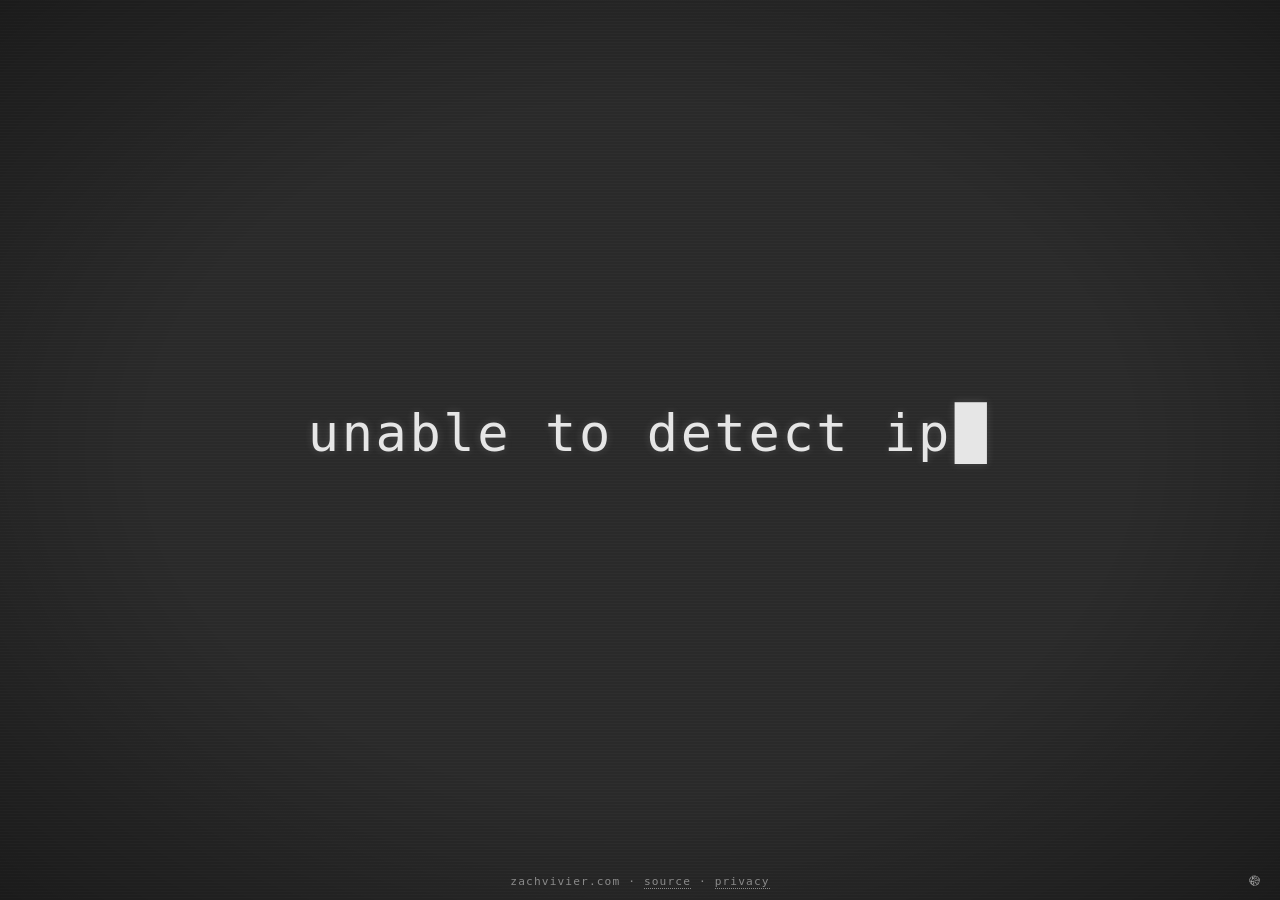
<file: ip/index.html>
<!DOCTYPE html>
<html lang="en">
<head>
<meta charset="utf-8">
<title>whoami · zachvivier.com</title>
<link rel="icon" href="/favicon.svg" type="image/svg+xml">
<meta name="viewport" content="width=device-width, initial-scale=1">
<style>
  :root {
    --bg: #000;
    --fg: #e6e6e6;
    --dim: #7a7a7a;
    --accent: #9ad1ff;
    --scanline: rgba(255,255,255,0.025);
    --vignette: rgba(0,0,0,0.6);
    --overlay: rgba(0,0,0,0.94);
    --panel-bg: rgba(20,20,20,0.72);
    --panel-border: rgba(255,255,255,0.12);
    --row-border: rgba(255,255,255,0.06);
    --toast-fg: #000;
    --ip-glow: rgba(230,230,230,0.25);
  }
  :root[data-theme="light"] {
    --bg: #2a2a2a;
    --fg: #e6e6e6;
    --dim: #8a8a8a;
    --accent: #9ad1ff;
    --scanline: rgba(255,255,255,0.02);
    --vignette: rgba(0,0,0,0.35);
    --overlay: rgba(42,42,42,0.95);
    --panel-bg: rgba(60,60,60,0.72);
    --panel-border: rgba(255,255,255,0.1);
    --row-border: rgba(255,255,255,0.06);
    --toast-fg: #000;
    --ip-glow: rgba(230,230,230,0.18);
  }
  * { box-sizing: border-box; }
  html, body {
    margin: 0;
    height: 100%;
    background: var(--bg);
    color: var(--fg);
    font-family: ui-monospace, "SF Mono", Menlo, Monaco, Consolas, monospace;
    overflow: hidden;
    transition: background 0.25s, color 0.25s;
  }
  body::before {
    content: "";
    position: fixed;
    inset: 0;
    pointer-events: none;
    background: repeating-linear-gradient(
      to bottom,
      var(--scanline) 0px,
      var(--scanline) 1px,
      transparent 1px,
      transparent 3px
    );
    z-index: 2;
  }
  body::after {
    content: "";
    position: fixed;
    inset: 0;
    pointer-events: none;
    background: radial-gradient(ellipse at center, transparent 55%, var(--vignette) 100%);
    z-index: 3;
  }
  main {
    position: relative;
    z-index: 1;
    height: 100%;
    display: flex;
    flex-direction: column;
    align-items: center;
    justify-content: center;
    padding: 2rem;
  }
  #ip {
    font-size: clamp(1.6rem, 6vw, 3.25rem);
    letter-spacing: 0.05em;
    cursor: pointer;
    white-space: nowrap;
    text-shadow: 0 0 8px var(--ip-glow);
    user-select: none;
    -webkit-user-select: none;
    -webkit-tap-highlight-color: transparent;
  }
  #ip:hover { color: var(--accent); }
  .cursor {
    display: inline-block;
    width: 0.55ch;
    margin-left: 0.1ch;
    animation: blink 1.1s steps(2, start) infinite;
  }
  @keyframes blink { to { visibility: hidden; } }
  #hint {
    margin-top: 1.25rem;
    color: var(--dim);
    font-size: 0.8rem;
    letter-spacing: 0.05em;
    opacity: 0;
    transition: opacity 0.4s;
    text-align: center;
  }
  #hint.show { opacity: 1; }
  #hint kbd {
    border: 1px solid var(--dim);
    border-radius: 3px;
    padding: 0 0.35em;
    font: inherit;
    font-size: 0.75rem;
    cursor: pointer;
    transition: color 0.15s, border-color 0.15s;
  }
  #hint kbd:hover { color: var(--fg); border-color: var(--fg); }
  #hint a {
    color: var(--dim);
    text-decoration: none;
    border-bottom: 1px dotted var(--dim);
    transition: color 0.15s, border-color 0.15s;
  }
  #hint a:hover { color: var(--fg); border-bottom-color: var(--fg); }
  #toast {
    position: fixed;
    top: 1.25rem;
    bottom: auto;
    left: 50%;
    transform: translateX(-50%) translateY(-12px);
    background: var(--accent);
    color: var(--toast-fg);
    border: 1px solid var(--accent);
    padding: 0.55rem 1.1rem;
    border-radius: 4px;
    font-size: 0.85rem;
    font-weight: 700;
    letter-spacing: 0.08em;
    text-transform: uppercase;
    box-shadow: 0 0 20px rgba(154,209,255,0.45), 0 4px 16px rgba(0,0,0,0.6);
    opacity: 0;
    pointer-events: none;
    transition: opacity 0.2s, transform 0.2s;
    z-index: 10;
  }
  #toast.show { opacity: 1; transform: translateX(-50%) translateY(0); }
  #toast.bottom { top: auto; bottom: 1.25rem; transform: translateX(-50%) translateY(12px); }
  #toast.bottom.show { transform: translateX(-50%) translateY(0); }
  #details {
    position: fixed;
    inset: 0;
    background: var(--overlay);
    display: none;
    align-items: flex-start;
    justify-content: center;
    padding: 3rem 1.5rem;
    overflow-y: auto;
    z-index: 4;
  }
  #details.show { display: flex; }
  #details .panel {
    width: 100%;
    max-width: 640px;
    font-size: 0.85rem;
    line-height: 1.7;
  }
  #details h2 {
    font-size: 0.75rem;
    color: var(--dim);
    text-transform: uppercase;
    letter-spacing: 0.15em;
    margin: 1.5rem 0 0.5rem;
    font-weight: normal;
  }
  #details h2:first-child { margin-top: 0; }
  #details .row {
    padding: 0.15rem 0;
    border-bottom: 1px dotted var(--row-border);
    clip-path: inset(0 100% 0 0);
  }
  #details .hit {
    display: grid;
    grid-template-columns: 10rem auto;
    gap: 1rem;
    cursor: pointer;
    transition: opacity 0.2s, color 0.2s;
    width: fit-content;
    max-width: 100%;
  }
  #details.show .row {
    animation: revealRow 0.5s cubic-bezier(0.22, 0.61, 0.36, 1) forwards;
  }
  @keyframes revealRow {
    to { clip-path: inset(0 0 0 0); }
  }
  #details h2 {
    clip-path: inset(0 100% 0 0);
  }
  #details.show h2 {
    animation: revealRow 0.4s cubic-bezier(0.22, 0.61, 0.36, 1) forwards;
  }
  #panel.hovering .hit:not(:hover),
  #panel.hovering h2 { opacity: 0.3; }
  #details .hit:hover { color: var(--accent); }
  #details .hit:hover .k { color: var(--accent); }
  #details .k { color: var(--dim); transition: color 0.2s; }
  #details .v { word-break: break-word; }
  #desc {
    position: fixed;
    left: 50%;
    bottom: 1.5rem;
    top: auto;
    transform: translateX(-50%);
    max-width: 640px;
    width: calc(100% - 3rem);
    background: var(--panel-bg);
    backdrop-filter: blur(16px) saturate(140%);
    -webkit-backdrop-filter: blur(16px) saturate(140%);
    border: 1px solid var(--panel-border);
    border-radius: 4px;
    padding: 0.75rem 1rem;
    font-size: 0.8rem;
    line-height: 1.5;
    color: var(--fg);
    opacity: 0;
    transition: opacity 0.2s;
    pointer-events: none;
    z-index: 5;
  }
  #desc.show { opacity: 1; }
  #desc.top { top: 1.5rem; bottom: auto; }
  #desc .label {
    color: var(--dim);
    text-transform: uppercase;
    letter-spacing: 0.15em;
    font-size: 0.65rem;
    display: block;
    margin-bottom: 0.25rem;
  }
  #details .close {
    position: fixed;
    top: 0.5rem;
    right: 0.75rem;
    color: var(--dim);
    cursor: pointer;
    font-size: 1rem;
    padding: 0.5rem;
    z-index: 6;
  }
  #details .close:hover { color: var(--fg); }
  footer {
    position: fixed;
    bottom: 0.75rem;
    width: 100%;
    text-align: center;
    color: var(--dim);
    font-size: 0.7rem;
    letter-spacing: 0.1em;
    z-index: 4;
  }
  footer a { color: var(--dim); text-decoration: none; border-bottom: 1px dotted var(--dim); }
  footer a:hover { color: var(--fg); border-bottom-color: var(--fg); }
  #details.show ~ footer { display: none; }
  #themeToggle {
    position: fixed;
    bottom: 0.55rem;
    right: 0.9rem;
    background: none;
    border: none;
    color: var(--fg);
    cursor: pointer;
    padding: 0.25rem;
    font-size: 0.85rem;
    line-height: 1;
    z-index: 5;
    transition: filter 0.2s, transform 0.3s;
    animation: fadeIn 2.5s ease-out 0.9s both;
  }
  @keyframes fadeIn { from { opacity: 0; } to { opacity: 1; } }
  #themeToggle:hover { filter: drop-shadow(0 0 4px var(--fg)) drop-shadow(0 0 8px var(--fg)); }
  #themeToggle .icon {
    display: block;
    width: 1em;
    height: 1em;
    background-color: currentColor;
    -webkit-mask: url(/moon.svg) no-repeat center / contain;
    mask: url(/moon.svg) no-repeat center / contain;
  }
  :root[data-theme="light"] #themeToggle .icon {
    -webkit-mask-image: url(/earth.svg);
    mask-image: url(/earth.svg);
  }
</style>
</head>
<body>
<main>
  <div id="ip" title="click to copy"><span id="ipval"></span><span class="cursor">█</span></div>
  <div id="hint">tap ip to copy · tap <kbd id="detailsBtn">?</kbd> for details · <a href="/">home</a></div>
</main>
<div id="toast">copied</div>
<div id="details" role="dialog" aria-hidden="true">
  <span class="close" id="close">[esc]</span>
  <div class="panel" id="panel"></div>
  <div id="desc"><span class="label"></span><span class="text"></span></div>
</div>
<footer>zachvivier.com · <a href="https://github.com/zachvier/zachvier.github.io" target="_blank" rel="noopener">source</a> · <a href="/privacy">privacy</a></footer>
<button id="themeToggle" type="button" aria-label="Toggle color scheme" title="Toggle color scheme"><span class="icon" aria-hidden="true"></span></button>
<script>
  (() => {
    const saved = localStorage.getItem('theme');
    const prefersLight = matchMedia('(prefers-color-scheme: light)').matches;
    const initial = saved || (prefersLight ? 'light' : 'dark');
    if (initial === 'light') document.documentElement.setAttribute('data-theme', 'light');
    const toggle = document.getElementById('themeToggle');
    toggle.addEventListener('click', () => {
      const isLight = document.documentElement.getAttribute('data-theme') === 'light';
      if (isLight) {
        document.documentElement.removeAttribute('data-theme');
        localStorage.setItem('theme', 'dark');
      } else {
        document.documentElement.setAttribute('data-theme', 'light');
        localStorage.setItem('theme', 'light');
      }
      const csRow = document.querySelector('#panel .hit[data-key="color scheme"] .v');
      if (csRow) {
        const os = matchMedia('(prefers-color-scheme: dark)').matches ? 'dark' : 'light';
        const site = document.documentElement.getAttribute('data-theme') === 'light' ? 'light' : 'dark';
        csRow.textContent = os === site ? os : `${os} · site set to ${site}`;
      }
    });
  })();

  const ipEl = document.getElementById('ipval');
  const hintEl = document.getElementById('hint');
  const toastEl = document.getElementById('toast');
  const detailsEl = document.getElementById('details');
  const panelEl = document.getElementById('panel');
  const closeEl = document.getElementById('close');

  let data = {};

  function typewrite(el, text, speed = 55) {
    el.textContent = '';
    let i = 0;
    return new Promise(resolve => {
      const tick = () => {
        if (i < text.length) {
          el.textContent += text[i++];
          setTimeout(tick, speed);
        } else {
          resolve();
        }
      };
      tick();
    });
  }

  function showToast(msg) {
    toastEl.textContent = msg;
    toastEl.classList.add('show');
    clearTimeout(showToast._t);
    showToast._t = setTimeout(() => toastEl.classList.remove('show'), 1400);
  }

  async function copyText(text) {
    try {
      if (navigator.clipboard && window.isSecureContext) {
        await navigator.clipboard.writeText(text);
        return true;
      }
    } catch {}
    try {
      const ta = document.createElement('textarea');
      ta.value = text;
      ta.style.position = 'fixed';
      ta.style.opacity = '0';
      document.body.appendChild(ta);
      ta.select();
      const ok = document.execCommand('copy');
      document.body.removeChild(ta);
      return ok;
    } catch {
      return false;
    }
  }

  async function copyIp() {
    if (!data.ip) return;
    const ok = await copyText(data.ip);
    showToast(ok ? 'copied ' + data.ip : 'copy failed');
  }

  const descriptions = {
    'ipv4': 'Your public IPv4 address — the 32-bit identifier your network presents to the internet over the legacy protocol most sites still default to.',
    'ipv6': 'Your public IPv6 address — the 128-bit successor to IPv4. Shown only if your connection supports it.',
    'isp': 'The Internet Service Provider routing your traffic — the company you pay for connectivity.',
    'country': 'Country associated with this IP block, per the geolocation provider.',
    'region': 'A rough regional hint from IP geolocation. Intentionally coarse — city-level precision is both unreliable and more than this page needs to share.',
    'timezone': 'Your browser\'s reported IANA timezone. Set by your OS, not the IP.',
    'local': 'Current time as your device sees it, in your local timezone.',
    'utc': 'Current time in UTC — the timezone-neutral reference used by servers and logs.',
    'user agent': 'The identifier your browser sends with every request. Declares browser, engine, OS, and version.',
    'language': 'Your browser\'s preferred language, sent in the Accept-Language header.',
    'platform': 'The OS platform your browser reports. Apple freezes this as "MacIntel" on all Macs (including Apple Silicon) for web compatibility — Chromium browsers expose the real architecture via userAgentData.',
    'viewport': 'Size of the visible browser window in CSS pixels — what your page actually has to work with.',
    'screen': 'Your physical screen\'s resolution and pixel density. The multiplier reflects Retina/HiDPI scaling.',
    'color scheme': 'Whether your OS is currently in light or dark mode. Sites can respect this via CSS prefers-color-scheme.'
  };

  function row(k, v) {
    if (v === undefined || v === null || v === '') return '';
    return `<div class="row"><div class="hit" data-key="${k}"><div class="k">${k}</div><div class="v">${String(v).replace(/</g,'&lt;')}</div></div></div>`;
  }

  function renderDetails() {
    const tz = Intl.DateTimeFormat().resolvedOptions().timeZone;
    const now = new Date();
    const localTime = now.toLocaleString(undefined, { hour12: false });
    const utcTime = now.toISOString().replace('T', ' ').replace(/\..+/, ' UTC');
    const vp = `${window.innerWidth} × ${window.innerHeight}`;
    const screen = `${window.screen.width} × ${window.screen.height} @ ${window.devicePixelRatio}x`;

    panelEl.innerHTML = `
      <h2>network</h2>
      ${row('ipv4', data.ipv4)}
      ${row('ipv6', data.ipv6)}
      ${row('isp', data.connection?.isp)}

      <h2>location</h2>
      ${row('country', data.country && data.country_code ? `${data.country} (${data.country_code})` : data.country)}
      ${row('region', data.roughRegion)}

      <h2>time</h2>
      ${row('timezone', tz)}
      ${row('local', localTime)}
      ${row('utc', utcTime)}

      <h2>client</h2>
      ${row('user agent', navigator.userAgent)}
      ${row('language', navigator.language)}
      ${row('platform', navigator.platform)}
      ${row('viewport', vp)}
      ${row('screen', screen)}
      ${row('color scheme', (() => {
        const os = matchMedia('(prefers-color-scheme: dark)').matches ? 'dark' : 'light';
        const site = document.documentElement.getAttribute('data-theme') === 'light' ? 'light' : 'dark';
        return os === site ? os : `${os} · site set to ${site}`;
      })())}
    `;

    const all = panelEl.querySelectorAll('.row, h2');
    all.forEach((el, i) => { el.style.animationDelay = (i * 40) + 'ms'; });

    if (navigator.userAgentData?.getHighEntropyValues) {
      navigator.userAgentData.getHighEntropyValues(['platform', 'platformVersion', 'architecture', 'bitness']).then(ua => {
        const parts = [];
        if (ua.platform) parts.push(ua.platform);
        if (ua.architecture) parts.push(ua.architecture + (ua.bitness ? ua.bitness : ''));
        if (!parts.length) return;
        const platRow = panelEl.querySelector('.hit[data-key="platform"] .v');
        if (platRow) platRow.textContent = parts.join(' ');
      }).catch(() => {});
    }

    const descEl = document.getElementById('desc');
    const descLabel = descEl.querySelector('.label');
    const descText = descEl.querySelector('.text');
    let hideTimer;
    const clearHover = () => {
      panelEl.classList.remove('hovering');
      descEl.classList.remove('show');
    };
    closeEl.onmouseenter = () => {
      clearTimeout(hideTimer);
      panelEl.classList.add('hovering');
      descEl.classList.remove('show');
    };
    closeEl.onmouseleave = () => {
      panelEl.classList.remove('hovering');
    };
    panelEl.querySelectorAll('.hit').forEach(r => {
      r.addEventListener('mouseenter', () => {
        clearTimeout(hideTimer);
        const k = r.dataset.key;
        const d = descriptions[k];
        if (!d) return;
        panelEl.classList.add('hovering');
        descLabel.textContent = k;
        descText.textContent = d;
        const rect = r.getBoundingClientRect();
        const rowBelowMidpoint = rect.top + rect.height / 2 > window.innerHeight / 2;
        descEl.classList.toggle('top', rowBelowMidpoint);
        toastEl.classList.toggle('bottom', rowBelowMidpoint);
        descEl.classList.add('show');
      });
      r.addEventListener('mouseleave', () => {
        clearTimeout(hideTimer);
        hideTimer = setTimeout(clearHover, 40);
      });
      r.addEventListener('click', async () => {
        const val = r.querySelector('.v')?.textContent?.trim();
        if (!val) return;
        const ok = await copyText(val);
        showToast(ok ? 'copied ' + r.dataset.key : 'copy failed');
      });
    });
  }

  function updateLiveRows() {
    const vpRow = panelEl.querySelector('.hit[data-key="viewport"] .v');
    if (vpRow) vpRow.textContent = `${window.innerWidth} × ${window.innerHeight}`;
    const scRow = panelEl.querySelector('.hit[data-key="screen"] .v');
    if (scRow) scRow.textContent = `${window.screen.width} × ${window.screen.height} @ ${window.devicePixelRatio}x`;
  }
  window.addEventListener('resize', () => {
    if (detailsEl.classList.contains('show')) updateLiveRows();
  });

  function openDetails() {
    renderDetails();
    detailsEl.classList.add('show');
    detailsEl.setAttribute('aria-hidden', 'false');
  }
  function closeDetails() {
    detailsEl.classList.remove('show');
    detailsEl.setAttribute('aria-hidden', 'true');
  }

  document.getElementById('ip').addEventListener('click', copyIp);
  document.getElementById('detailsBtn').addEventListener('click', openDetails);
  closeEl.addEventListener('click', closeDetails);
  detailsEl.addEventListener('click', (e) => { if (e.target === detailsEl) closeDetails(); });

  document.addEventListener('keydown', (e) => {
    if (e.key === '?' || (e.key === '/' && e.shiftKey)) {
      e.preventDefault();
      detailsEl.classList.contains('show') ? closeDetails() : openDetails();
    } else if (e.key === 'Escape') {
      closeDetails();
    } else if (e.key.toLowerCase() === 'c' && !detailsEl.classList.contains('show')) {
      copyIp();
    }
  });

  const US_REGIONS = {
    northeast: ['CT','ME','MA','NH','NJ','NY','PA','RI','VT'],
    midwest:   ['IL','IN','IA','KS','MI','MN','MO','NE','ND','OH','SD','WI'],
    south:     ['AL','AR','DE','DC','FL','GA','KY','LA','MD','MS','NC','OK','SC','TN','TX','VA','WV'],
    west:      ['AK','AZ','CA','CO','HI','ID','MT','NV','NM','OR','UT','WA','WY'],
  };

  function roughRegionFor(countryCode, regionCode) {
    if (countryCode === 'US' && regionCode) {
      for (const [name, states] of Object.entries(US_REGIONS)) {
        if (states.includes(regionCode)) {
          return name.charAt(0).toUpperCase() + name.slice(1) + 'ern US';
        }
      }
    }
    return null;
  }

  function fetchText(url) {
    return fetch(url).then(r => r.ok ? r.text() : Promise.reject(r.status));
  }

  (async () => {
    const [v4Res, v6Res] = await Promise.allSettled([
      fetchText('https://api4.ipify.org?format=text'),
      fetchText('https://api6.ipify.org?format=text'),
    ]);
    const ipv4 = v4Res.status === 'fulfilled' ? v4Res.value.trim() : null;
    const ipv6 = v6Res.status === 'fulfilled' ? v6Res.value.trim() : null;

    if (!ipv4 && !ipv6) {
      ipEl.textContent = 'unable to detect ip';
      return;
    }

    data.ipv4 = ipv4;
    data.ipv6 = ipv6;
    data.ip = ipv4 || ipv6;

    await typewrite(ipEl, data.ip);
    hintEl.classList.add('show');

    const enrichTarget = ipv4 || ipv6;
    try {
      const r = await fetch('https://ipapi.co/' + encodeURIComponent(enrichTarget) + '/json/');
      const d = await r.json();
      if (d && !d.error) {
        data.country = d.country_name;
        data.country_code = d.country_code;
        data.roughRegion = roughRegionFor(d.country_code, d.region_code);
        data.connection = { isp: d.org };
      }
    } catch { /* enrichment optional */ }
  })();
</script>
</body>
</html>
</file>
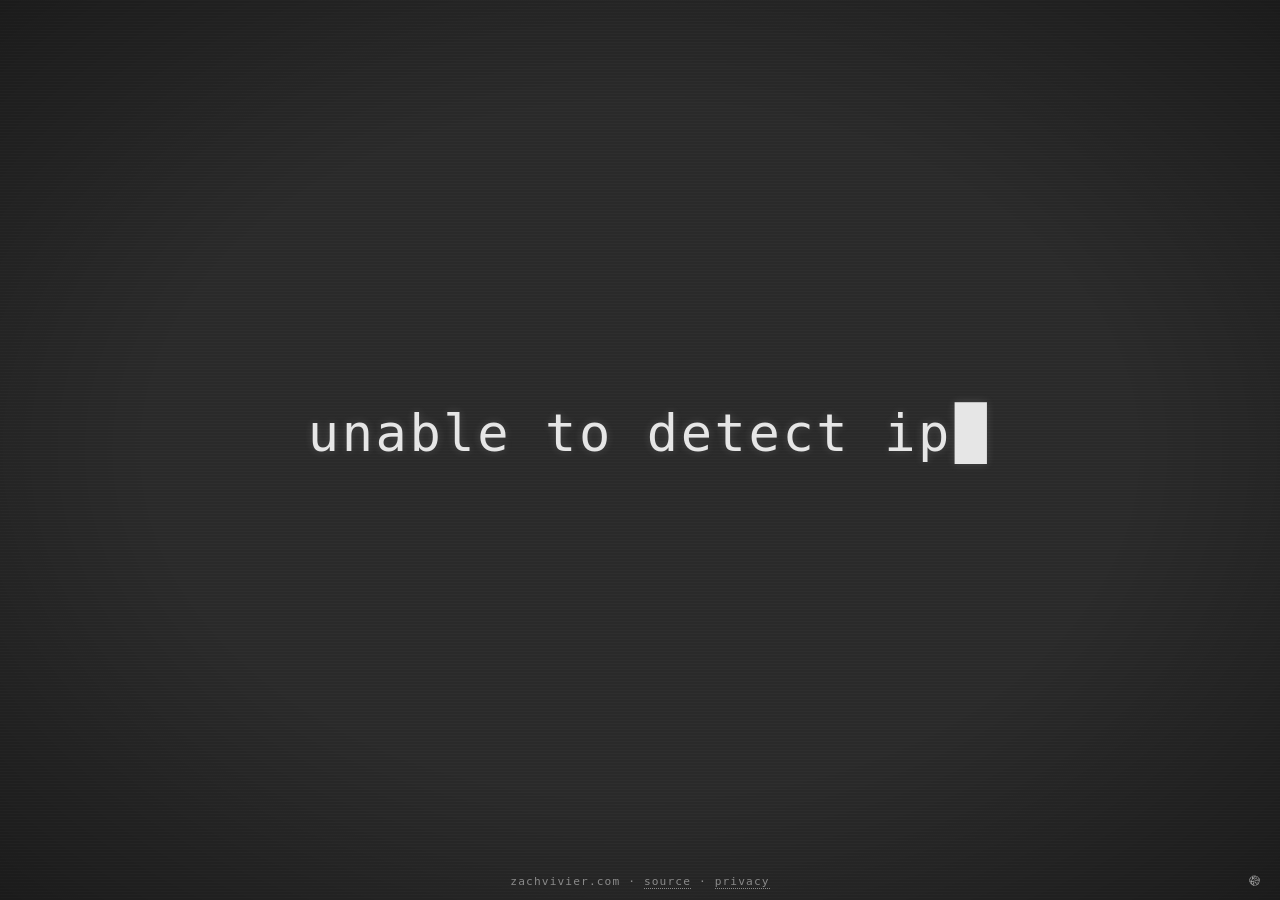
<file: ipinfo/index.html>
<!DOCTYPE html>
<html lang="en">
<head>
<meta charset="utf-8">
<title>ipinfo · zachvivier.com</title>
<link rel="icon" href="/favicon.svg" type="image/svg+xml">
<meta name="viewport" content="width=device-width, initial-scale=1">
<style>
  :root {
    --bg: #000;
    --fg: #e6e6e6;
    --dim: #7a7a7a;
    --accent: #9ad1ff;
    --scanline: rgba(255,255,255,0.025);
    --vignette: rgba(0,0,0,0.6);
    --overlay: rgba(0,0,0,0.94);
    --panel-bg: rgba(20,20,20,0.72);
    --panel-border: rgba(255,255,255,0.12);
    --row-border: rgba(255,255,255,0.06);
    --toast-fg: #000;
    --ip-glow: rgba(230,230,230,0.25);
  }
  :root[data-theme="light"] {
    --bg: #2a2a2a;
    --fg: #e6e6e6;
    --dim: #8a8a8a;
    --accent: #9ad1ff;
    --scanline: rgba(255,255,255,0.02);
    --vignette: rgba(0,0,0,0.35);
    --overlay: rgba(42,42,42,0.95);
    --panel-bg: rgba(60,60,60,0.72);
    --panel-border: rgba(255,255,255,0.1);
    --row-border: rgba(255,255,255,0.06);
    --toast-fg: #000;
    --ip-glow: rgba(230,230,230,0.18);
  }
  * { box-sizing: border-box; }
  html, body {
    margin: 0;
    height: 100%;
    background: var(--bg);
    color: var(--fg);
    font-family: ui-monospace, "SF Mono", Menlo, Monaco, Consolas, monospace;
    overflow: hidden;
    transition: background 0.25s, color 0.25s;
  }
  body::before {
    content: "";
    position: fixed;
    inset: 0;
    pointer-events: none;
    background: repeating-linear-gradient(
      to bottom,
      var(--scanline) 0px,
      var(--scanline) 1px,
      transparent 1px,
      transparent 3px
    );
    z-index: 2;
  }
  body::after {
    content: "";
    position: fixed;
    inset: 0;
    pointer-events: none;
    background: radial-gradient(ellipse at center, transparent 55%, var(--vignette) 100%);
    z-index: 3;
  }
  main {
    position: relative;
    z-index: 1;
    height: 100%;
    display: flex;
    flex-direction: column;
    align-items: center;
    justify-content: center;
    padding: 2rem;
  }
  #ip {
    font-size: clamp(1.6rem, 6vw, 3.25rem);
    letter-spacing: 0.05em;
    cursor: pointer;
    white-space: nowrap;
    text-shadow: 0 0 8px var(--ip-glow);
    user-select: none;
    -webkit-user-select: none;
    -webkit-tap-highlight-color: transparent;
  }
  #ip:hover { color: var(--accent); }
  .cursor {
    display: inline-block;
    width: 0.55ch;
    margin-left: 0.1ch;
    animation: blink 1.1s steps(2, start) infinite;
  }
  @keyframes blink { to { visibility: hidden; } }
  #hint {
    margin-top: 1.25rem;
    color: var(--dim);
    font-size: 0.8rem;
    letter-spacing: 0.05em;
    opacity: 0;
    transition: opacity 0.4s;
    text-align: center;
  }
  #hint.show { opacity: 1; }
  #hint kbd {
    border: 1px solid var(--dim);
    border-radius: 3px;
    padding: 0 0.35em;
    font: inherit;
    font-size: 0.75rem;
    cursor: pointer;
    transition: color 0.15s, border-color 0.15s;
  }
  #hint kbd:hover { color: var(--fg); border-color: var(--fg); }
  #hint a {
    color: var(--dim);
    text-decoration: none;
    border-bottom: 1px dotted var(--dim);
    transition: color 0.15s, border-color 0.15s;
  }
  #hint a:hover { color: var(--fg); border-bottom-color: var(--fg); }
  #toast {
    position: fixed;
    top: 1.25rem;
    bottom: auto;
    left: 50%;
    transform: translateX(-50%) translateY(-12px);
    background: var(--accent);
    color: var(--toast-fg);
    border: 1px solid var(--accent);
    padding: 0.55rem 1.1rem;
    border-radius: 4px;
    font-size: 0.85rem;
    font-weight: 700;
    letter-spacing: 0.08em;
    text-transform: uppercase;
    box-shadow: 0 0 20px rgba(154,209,255,0.45), 0 4px 16px rgba(0,0,0,0.6);
    opacity: 0;
    pointer-events: none;
    transition: opacity 0.2s, transform 0.2s;
    z-index: 10;
  }
  #toast.show { opacity: 1; transform: translateX(-50%) translateY(0); }
  #toast.bottom { top: auto; bottom: 1.25rem; transform: translateX(-50%) translateY(12px); }
  #toast.bottom.show { transform: translateX(-50%) translateY(0); }
  #details {
    position: fixed;
    inset: 0;
    background: var(--overlay);
    display: none;
    align-items: flex-start;
    justify-content: center;
    padding: 3rem 1.5rem;
    overflow-y: auto;
    z-index: 4;
  }
  #details.show { display: flex; }
  #details .panel {
    width: 100%;
    max-width: 640px;
    font-size: 0.85rem;
    line-height: 1.7;
  }
  #details h2 {
    font-size: 0.75rem;
    color: var(--dim);
    text-transform: uppercase;
    letter-spacing: 0.15em;
    margin: 1.5rem 0 0.5rem;
    font-weight: normal;
  }
  #details h2:first-child { margin-top: 0; }
  #details .row {
    padding: 0.15rem 0;
    border-bottom: 1px dotted var(--row-border);
    clip-path: inset(0 100% 0 0);
  }
  #details .hit {
    display: grid;
    grid-template-columns: 10rem auto;
    gap: 1rem;
    cursor: pointer;
    transition: opacity 0.2s, color 0.2s;
    width: fit-content;
    max-width: 100%;
  }
  #details.show .row {
    animation: revealRow 0.5s cubic-bezier(0.22, 0.61, 0.36, 1) forwards;
  }
  @keyframes revealRow {
    to { clip-path: inset(0 0 0 0); }
  }
  #details h2 {
    clip-path: inset(0 100% 0 0);
  }
  #details.show h2 {
    animation: revealRow 0.4s cubic-bezier(0.22, 0.61, 0.36, 1) forwards;
  }
  #panel.hovering .hit:not(:hover),
  #panel.hovering h2 { opacity: 0.3; }
  #details .hit:hover { color: var(--accent); }
  #details .hit:hover .k { color: var(--accent); }
  #details .k { color: var(--dim); transition: color 0.2s; }
  #details .v { word-break: break-word; }
  #desc {
    position: fixed;
    left: 50%;
    bottom: 1.5rem;
    top: auto;
    transform: translateX(-50%);
    max-width: 640px;
    width: calc(100% - 3rem);
    background: var(--panel-bg);
    backdrop-filter: blur(16px) saturate(140%);
    -webkit-backdrop-filter: blur(16px) saturate(140%);
    border: 1px solid var(--panel-border);
    border-radius: 4px;
    padding: 0.75rem 1rem;
    font-size: 0.8rem;
    line-height: 1.5;
    color: var(--fg);
    opacity: 0;
    transition: opacity 0.2s;
    pointer-events: none;
    z-index: 5;
  }
  #desc.show { opacity: 1; }
  #desc.top { top: 1.5rem; bottom: auto; }
  #desc .label {
    color: var(--dim);
    text-transform: uppercase;
    letter-spacing: 0.15em;
    font-size: 0.65rem;
    display: block;
    margin-bottom: 0.25rem;
  }
  #details .close {
    position: fixed;
    top: 0.5rem;
    right: 0.75rem;
    color: var(--dim);
    cursor: pointer;
    font-size: 1rem;
    padding: 0.5rem;
    z-index: 6;
  }
  #details .close:hover { color: var(--fg); }
  footer {
    position: fixed;
    bottom: 0.75rem;
    width: 100%;
    text-align: center;
    color: var(--dim);
    font-size: 0.7rem;
    letter-spacing: 0.1em;
    z-index: 4;
  }
  footer a { color: var(--dim); text-decoration: none; border-bottom: 1px dotted var(--dim); }
  footer a:hover { color: var(--fg); border-bottom-color: var(--fg); }
  #details.show ~ footer { display: none; }
  #themeToggle {
    position: fixed;
    bottom: 0.55rem;
    right: 0.9rem;
    background: none;
    border: none;
    color: var(--fg);
    cursor: pointer;
    padding: 0.25rem;
    font-size: 0.85rem;
    line-height: 1;
    z-index: 5;
    transition: filter 0.2s, transform 0.3s;
    animation: fadeIn 2.5s ease-out 0.9s both;
  }
  @keyframes fadeIn { from { opacity: 0; } to { opacity: 1; } }
  #themeToggle:hover { filter: drop-shadow(0 0 4px var(--fg)) drop-shadow(0 0 8px var(--fg)); }
  #themeToggle .icon {
    display: block;
    width: 1em;
    height: 1em;
    background-color: currentColor;
    -webkit-mask: url(/moon.svg) no-repeat center / contain;
    mask: url(/moon.svg) no-repeat center / contain;
  }
  :root[data-theme="light"] #themeToggle .icon {
    -webkit-mask-image: url(/earth.svg);
    mask-image: url(/earth.svg);
  }
</style>
</head>
<body>
<main>
  <div id="ip" title="click to copy"><span id="ipval"></span><span class="cursor">█</span></div>
  <div id="hint">tap ip to copy · tap <kbd id="detailsBtn">?</kbd> for details · <a href="/">home</a></div>
</main>
<div id="toast">copied</div>
<div id="details" role="dialog" aria-hidden="true">
  <span class="close" id="close">[esc]</span>
  <div class="panel" id="panel"></div>
  <div id="desc"><span class="label"></span><span class="text"></span></div>
</div>
<footer>zachvivier.com · <a href="https://github.com/zachvier/zachvier.github.io" target="_blank" rel="noopener">source</a> · <a href="/privacy">privacy</a></footer>
<button id="themeToggle" type="button" aria-label="Toggle color scheme" title="Toggle color scheme"><span class="icon" aria-hidden="true"></span></button>
<script>
  (() => {
    const saved = localStorage.getItem('theme');
    const prefersLight = matchMedia('(prefers-color-scheme: light)').matches;
    const initial = saved || (prefersLight ? 'light' : 'dark');
    if (initial === 'light') document.documentElement.setAttribute('data-theme', 'light');
    const toggle = document.getElementById('themeToggle');
    toggle.addEventListener('click', () => {
      const isLight = document.documentElement.getAttribute('data-theme') === 'light';
      if (isLight) {
        document.documentElement.removeAttribute('data-theme');
        localStorage.setItem('theme', 'dark');
      } else {
        document.documentElement.setAttribute('data-theme', 'light');
        localStorage.setItem('theme', 'light');
      }
      const csRow = document.querySelector('#panel .hit[data-key="color scheme"] .v');
      if (csRow) {
        const os = matchMedia('(prefers-color-scheme: dark)').matches ? 'dark' : 'light';
        const site = document.documentElement.getAttribute('data-theme') === 'light' ? 'light' : 'dark';
        csRow.textContent = os === site ? os : `${os} · site set to ${site}`;
      }
    });
  })();

  const ipEl = document.getElementById('ipval');
  const hintEl = document.getElementById('hint');
  const toastEl = document.getElementById('toast');
  const detailsEl = document.getElementById('details');
  const panelEl = document.getElementById('panel');
  const closeEl = document.getElementById('close');

  let data = {};

  function typewrite(el, text, speed = 55) {
    el.textContent = '';
    let i = 0;
    return new Promise(resolve => {
      const tick = () => {
        if (i < text.length) {
          el.textContent += text[i++];
          setTimeout(tick, speed);
        } else {
          resolve();
        }
      };
      tick();
    });
  }

  function showToast(msg) {
    toastEl.textContent = msg;
    toastEl.classList.add('show');
    clearTimeout(showToast._t);
    showToast._t = setTimeout(() => toastEl.classList.remove('show'), 1400);
  }

  async function copyText(text) {
    try {
      if (navigator.clipboard && window.isSecureContext) {
        await navigator.clipboard.writeText(text);
        return true;
      }
    } catch {}
    try {
      const ta = document.createElement('textarea');
      ta.value = text;
      ta.style.position = 'fixed';
      ta.style.opacity = '0';
      document.body.appendChild(ta);
      ta.select();
      const ok = document.execCommand('copy');
      document.body.removeChild(ta);
      return ok;
    } catch {
      return false;
    }
  }

  async function copyIp() {
    if (!data.ip) return;
    const ok = await copyText(data.ip);
    showToast(ok ? 'copied ' + data.ip : 'copy failed');
  }

  const descriptions = {
    'ipv4': 'Your public IPv4 address — the 32-bit identifier your network presents to the internet over the legacy protocol most sites still default to.',
    'ipv6': 'Your public IPv6 address — the 128-bit successor to IPv4. Shown only if your connection supports it.',
    'isp': 'The Internet Service Provider routing your traffic — the company you pay for connectivity.',
    'country': 'Country associated with this IP block, per the geolocation provider.',
    'region': 'A rough regional hint from IP geolocation. Intentionally coarse — city-level precision is both unreliable and more than this page needs to share.',
    'timezone': 'Your browser\'s reported IANA timezone. Set by your OS, not the IP.',
    'local': 'Current time as your device sees it, in your local timezone.',
    'utc': 'Current time in UTC — the timezone-neutral reference used by servers and logs.',
    'user agent': 'The identifier your browser sends with every request. Declares browser, engine, OS, and version.',
    'language': 'Your browser\'s preferred language, sent in the Accept-Language header.',
    'platform': 'The OS platform your browser reports. Apple freezes this as "MacIntel" on all Macs (including Apple Silicon) for web compatibility — Chromium browsers expose the real architecture via userAgentData.',
    'viewport': 'Size of the visible browser window in CSS pixels — what your page actually has to work with.',
    'screen': 'Your physical screen\'s resolution and pixel density. The multiplier reflects Retina/HiDPI scaling.',
    'color scheme': 'Whether your OS is currently in light or dark mode. Sites can respect this via CSS prefers-color-scheme.'
  };

  function row(k, v) {
    if (v === undefined || v === null || v === '') return '';
    return `<div class="row"><div class="hit" data-key="${k}"><div class="k">${k}</div><div class="v">${String(v).replace(/</g,'&lt;')}</div></div></div>`;
  }

  function renderDetails() {
    const tz = Intl.DateTimeFormat().resolvedOptions().timeZone;
    const now = new Date();
    const localTime = now.toLocaleString(undefined, { hour12: false });
    const utcTime = now.toISOString().replace('T', ' ').replace(/\..+/, ' UTC');
    const vp = `${window.innerWidth} × ${window.innerHeight}`;
    const screen = `${window.screen.width} × ${window.screen.height} @ ${window.devicePixelRatio}x`;

    panelEl.innerHTML = `
      <h2>network</h2>
      ${row('ipv4', data.ipv4)}
      ${row('ipv6', data.ipv6)}
      ${row('isp', data.connection?.isp)}

      <h2>location</h2>
      ${row('country', data.country && data.country_code ? `${data.country} (${data.country_code})` : data.country)}
      ${row('region', data.roughRegion)}

      <h2>time</h2>
      ${row('timezone', tz)}
      ${row('local', localTime)}
      ${row('utc', utcTime)}

      <h2>client</h2>
      ${row('user agent', navigator.userAgent)}
      ${row('language', navigator.language)}
      ${row('platform', navigator.platform)}
      ${row('viewport', vp)}
      ${row('screen', screen)}
      ${row('color scheme', (() => {
        const os = matchMedia('(prefers-color-scheme: dark)').matches ? 'dark' : 'light';
        const site = document.documentElement.getAttribute('data-theme') === 'light' ? 'light' : 'dark';
        return os === site ? os : `${os} · site set to ${site}`;
      })())}
    `;

    const all = panelEl.querySelectorAll('.row, h2');
    all.forEach((el, i) => { el.style.animationDelay = (i * 40) + 'ms'; });

    if (navigator.userAgentData?.getHighEntropyValues) {
      navigator.userAgentData.getHighEntropyValues(['platform', 'platformVersion', 'architecture', 'bitness']).then(ua => {
        const parts = [];
        if (ua.platform) parts.push(ua.platform);
        if (ua.architecture) parts.push(ua.architecture + (ua.bitness ? ua.bitness : ''));
        if (!parts.length) return;
        const platRow = panelEl.querySelector('.hit[data-key="platform"] .v');
        if (platRow) platRow.textContent = parts.join(' ');
      }).catch(() => {});
    }

    const descEl = document.getElementById('desc');
    const descLabel = descEl.querySelector('.label');
    const descText = descEl.querySelector('.text');
    let hideTimer;
    const clearHover = () => {
      panelEl.classList.remove('hovering');
      descEl.classList.remove('show');
    };
    closeEl.onmouseenter = () => {
      clearTimeout(hideTimer);
      panelEl.classList.add('hovering');
      descEl.classList.remove('show');
    };
    closeEl.onmouseleave = () => {
      panelEl.classList.remove('hovering');
    };
    panelEl.querySelectorAll('.hit').forEach(r => {
      r.addEventListener('mouseenter', () => {
        clearTimeout(hideTimer);
        const k = r.dataset.key;
        const d = descriptions[k];
        if (!d) return;
        panelEl.classList.add('hovering');
        descLabel.textContent = k;
        descText.textContent = d;
        const rect = r.getBoundingClientRect();
        const rowBelowMidpoint = rect.top + rect.height / 2 > window.innerHeight / 2;
        descEl.classList.toggle('top', rowBelowMidpoint);
        toastEl.classList.toggle('bottom', rowBelowMidpoint);
        descEl.classList.add('show');
      });
      r.addEventListener('mouseleave', () => {
        clearTimeout(hideTimer);
        hideTimer = setTimeout(clearHover, 40);
      });
      r.addEventListener('click', async () => {
        const val = r.querySelector('.v')?.textContent?.trim();
        if (!val) return;
        const ok = await copyText(val);
        showToast(ok ? 'copied ' + r.dataset.key : 'copy failed');
      });
    });
  }

  function updateLiveRows() {
    const vpRow = panelEl.querySelector('.hit[data-key="viewport"] .v');
    if (vpRow) vpRow.textContent = `${window.innerWidth} × ${window.innerHeight}`;
    const scRow = panelEl.querySelector('.hit[data-key="screen"] .v');
    if (scRow) scRow.textContent = `${window.screen.width} × ${window.screen.height} @ ${window.devicePixelRatio}x`;
  }
  window.addEventListener('resize', () => {
    if (detailsEl.classList.contains('show')) updateLiveRows();
  });

  function openDetails() {
    renderDetails();
    detailsEl.classList.add('show');
    detailsEl.setAttribute('aria-hidden', 'false');
  }
  function closeDetails() {
    detailsEl.classList.remove('show');
    detailsEl.setAttribute('aria-hidden', 'true');
  }

  document.getElementById('ip').addEventListener('click', copyIp);
  document.getElementById('detailsBtn').addEventListener('click', openDetails);
  closeEl.addEventListener('click', closeDetails);
  detailsEl.addEventListener('click', (e) => { if (e.target === detailsEl) closeDetails(); });

  document.addEventListener('keydown', (e) => {
    if (e.key === '?' || (e.key === '/' && e.shiftKey)) {
      e.preventDefault();
      detailsEl.classList.contains('show') ? closeDetails() : openDetails();
    } else if (e.key === 'Escape') {
      closeDetails();
    } else if (e.key.toLowerCase() === 'c' && !detailsEl.classList.contains('show')) {
      copyIp();
    }
  });

  const US_REGIONS = {
    northeast: ['CT','ME','MA','NH','NJ','NY','PA','RI','VT'],
    midwest:   ['IL','IN','IA','KS','MI','MN','MO','NE','ND','OH','SD','WI'],
    south:     ['AL','AR','DE','DC','FL','GA','KY','LA','MD','MS','NC','OK','SC','TN','TX','VA','WV'],
    west:      ['AK','AZ','CA','CO','HI','ID','MT','NV','NM','OR','UT','WA','WY'],
  };

  function roughRegionFor(countryCode, regionCode) {
    if (countryCode === 'US' && regionCode) {
      for (const [name, states] of Object.entries(US_REGIONS)) {
        if (states.includes(regionCode)) {
          return name.charAt(0).toUpperCase() + name.slice(1) + 'ern US';
        }
      }
    }
    return null;
  }

  function fetchText(url) {
    return fetch(url).then(r => r.ok ? r.text() : Promise.reject(r.status));
  }

  (async () => {
    const [v4Res, v6Res] = await Promise.allSettled([
      fetchText('https://api4.ipify.org?format=text'),
      fetchText('https://api6.ipify.org?format=text'),
    ]);
    const ipv4 = v4Res.status === 'fulfilled' ? v4Res.value.trim() : null;
    const ipv6 = v6Res.status === 'fulfilled' ? v6Res.value.trim() : null;

    if (!ipv4 && !ipv6) {
      ipEl.textContent = 'unable to detect ip';
      return;
    }

    data.ipv4 = ipv4;
    data.ipv6 = ipv6;
    data.ip = ipv4 || ipv6;

    await typewrite(ipEl, data.ip);
    hintEl.classList.add('show');

    const enrichTarget = ipv4 || ipv6;
    try {
      const r = await fetch('https://ipapi.co/' + encodeURIComponent(enrichTarget) + '/json/');
      const d = await r.json();
      if (d && !d.error) {
        data.country = d.country_name;
        data.country_code = d.country_code;
        data.roughRegion = roughRegionFor(d.country_code, d.region_code);
        data.connection = { isp: d.org };
      }
    } catch { /* enrichment optional */ }
  })();
</script>
</body>
</html>
</file>
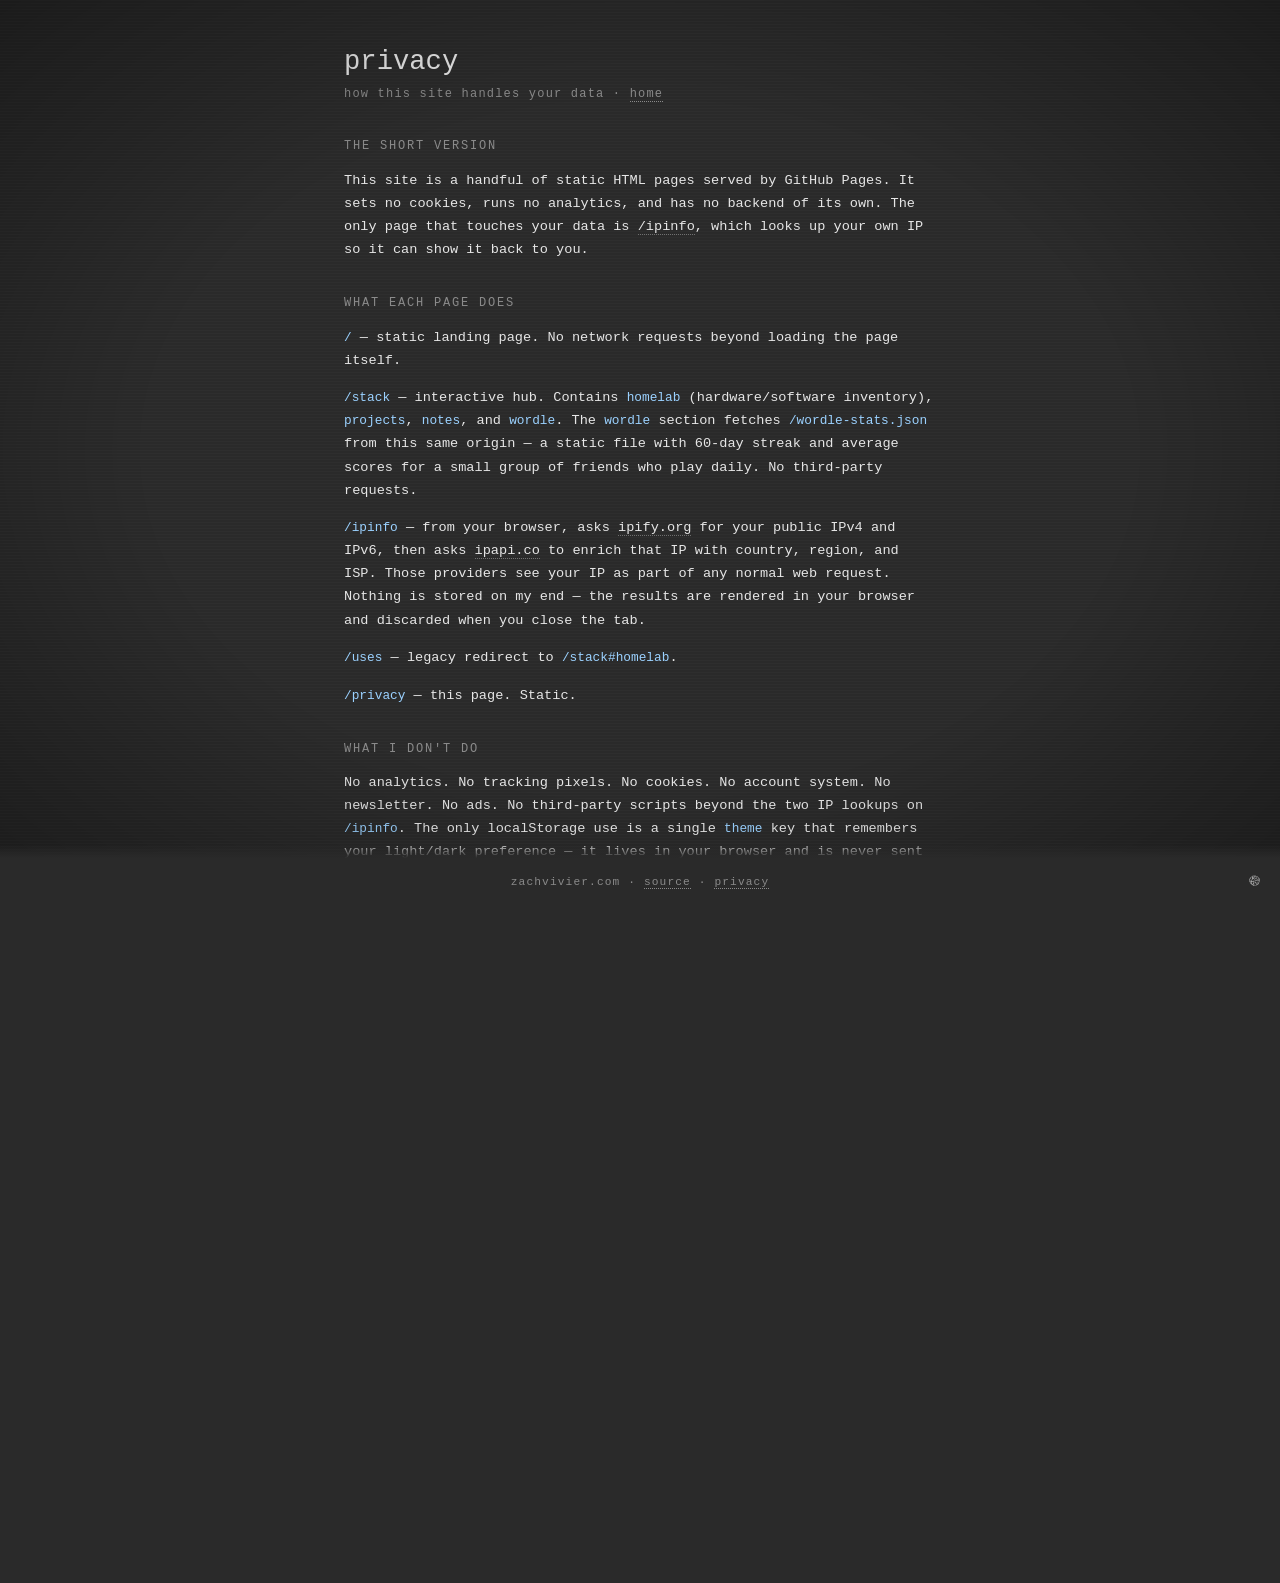
<file: privacy/index.html>
<!DOCTYPE html>
<html lang="en">
<head>
<meta charset="utf-8">
<title>privacy · zachvivier.com</title>
<link rel="icon" href="/favicon.svg" type="image/svg+xml">
<meta name="viewport" content="width=device-width, initial-scale=1">
<style>
  :root {
    --bg: #000;
    --bg-solid: #000;
    --fg: #e6e6e6;
    --dim: #7a7a7a;
    --accent: #9ad1ff;
    --scanline: rgba(255,255,255,0.025);
    --vignette: rgba(0,0,0,0.6);
    --link-underline: rgba(255,255,255,0.35);
  }
  :root[data-theme="light"] {
    --bg: #2a2a2a;
    --bg-solid: #2a2a2a;
    --fg: #e6e6e6;
    --dim: #8a8a8a;
    --accent: #9ad1ff;
    --scanline: rgba(255,255,255,0.02);
    --vignette: rgba(0,0,0,0.35);
    --link-underline: rgba(255,255,255,0.32);
  }
  * { box-sizing: border-box; }
  html, body {
    margin: 0;
    min-height: 100%;
    background: var(--bg);
    color: var(--fg);
    font-family: ui-monospace, "SF Mono", Menlo, Monaco, Consolas, monospace;
    transition: background 0.25s, color 0.25s;
  }
  body::before {
    content: "";
    position: fixed;
    inset: 0;
    pointer-events: none;
    background: repeating-linear-gradient(
      to bottom,
      var(--scanline) 0px,
      var(--scanline) 1px,
      transparent 1px,
      transparent 3px
    );
    z-index: 2;
  }
  body::after {
    content: "";
    position: fixed;
    inset: 0;
    pointer-events: none;
    background: radial-gradient(ellipse at center, transparent 55%, var(--vignette) 100%);
    z-index: 3;
  }
  main {
    position: relative;
    z-index: 1;
    max-width: 640px;
    margin: 0 auto;
    padding: 3rem 1.5rem 5rem;
    font-size: 0.85rem;
    line-height: 1.7;
  }
  h1 {
    color: var(--fg);
    margin: 0 0 0.55rem;
    font-weight: normal;
    line-height: 1;
    display: flex;
    align-items: flex-end;
    gap: 0.45rem;
  }
  h1 .cursor {
    display: inline-block;
    width: 0.55ch;
    margin-bottom: 0.1em;
    font-size: 1rem;
    animation: blink 1.1s steps(2, start) infinite;
  }
  @keyframes blink { to { visibility: hidden; } }
  .reveal {
    opacity: 0;
    transform: translateY(-4px);
  }
  .reveal.in {
    opacity: 1;
    transform: none;
    transition: opacity 0.18s ease-out, transform 0.18s ease-out;
  }
  @media (prefers-reduced-motion: reduce) {
    .reveal { opacity: 1; transform: none; }
  }
  .sub {
    color: var(--dim);
    font-size: 0.75rem;
    letter-spacing: 0.1em;
    margin-bottom: 2rem;
  }
  .sub a { color: var(--dim); text-decoration: none; border-bottom: 1px dotted var(--dim); }
  .sub a:hover { color: var(--fg); border-bottom-color: var(--fg); }
  h2 {
    font-size: 0.75rem;
    color: var(--dim);
    text-transform: uppercase;
    letter-spacing: 0.15em;
    margin: 2rem 0 0.75rem;
    font-weight: normal;
  }
  p { margin: 0 0 0.9rem; }
  a.inline { color: var(--fg); text-decoration: none; border-bottom: 1px dotted var(--link-underline); }
  a.inline:hover { color: var(--accent); border-bottom-color: var(--accent); }
  code {
    color: var(--accent);
    font-size: 0.8rem;
  }
  .updated {
    color: var(--dim);
    font-size: 0.7rem;
    letter-spacing: 0.1em;
    margin-top: 3rem;
  }
  footer {
    position: fixed;
    bottom: 0;
    width: 100%;
    text-align: center;
    color: var(--dim);
    font-size: 0.7rem;
    letter-spacing: 0.1em;
    z-index: 4;
    background: linear-gradient(to top, var(--bg-solid) 75%, transparent);
    padding: 2rem 0 0.75rem;
  }
  footer a { color: var(--dim); text-decoration: none; border-bottom: 1px dotted var(--dim); }
  footer a:hover { color: var(--fg); border-bottom-color: var(--fg); }
  #themeToggle {
    position: fixed;
    bottom: 0.55rem;
    right: 0.9rem;
    background: none;
    border: none;
    color: var(--fg);
    cursor: pointer;
    padding: 0.25rem;
    font-size: 0.85rem;
    line-height: 1;
    z-index: 5;
    transition: filter 0.2s;
    animation: fadeIn 2.5s ease-out 0.9s both;
  }
  @keyframes fadeIn { from { opacity: 0; } to { opacity: 1; } }
  #themeToggle:hover { filter: drop-shadow(0 0 4px var(--fg)) drop-shadow(0 0 8px var(--fg)); }
  #themeToggle .icon {
    display: block;
    width: 1em;
    height: 1em;
    background-color: currentColor;
    -webkit-mask: url(/moon.svg) no-repeat center / contain;
    mask: url(/moon.svg) no-repeat center / contain;
  }
  :root[data-theme="light"] #themeToggle .icon {
    -webkit-mask-image: url(/earth.svg);
    mask-image: url(/earth.svg);
  }
</style>
</head>
<body>
<main>
  <h1>privacy</h1>
  <div class="sub reveal">how this site handles your data · <a href="/">home</a></div>

  <h2 class="reveal">the short version</h2>
  <p class="reveal">This site is a handful of static HTML pages served by GitHub Pages. It sets no cookies, runs no analytics, and has no backend of its own. The only page that touches your data is <a class="inline" href="/ipinfo">/ipinfo</a>, which looks up your own IP so it can show it back to you.</p>

  <h2 class="reveal">what each page does</h2>
  <p class="reveal"><code>/</code> &mdash; static landing page. No network requests beyond loading the page itself.</p>
  <p class="reveal"><code>/stack</code> &mdash; interactive hub. Contains <code>homelab</code> (hardware/software inventory), <code>projects</code>, <code>notes</code>, and <code>wordle</code>. The <code>wordle</code> section fetches <code>/wordle-stats.json</code> from this same origin &mdash; a static file with 60-day streak and average scores for a small group of friends who play daily. No third-party requests.</p>
  <p class="reveal"><code>/ipinfo</code> &mdash; from your browser, asks <a class="inline" href="https://www.ipify.org/" target="_blank" rel="noopener">ipify.org</a> for your public IPv4 and IPv6, then asks <a class="inline" href="https://ipapi.co/" target="_blank" rel="noopener">ipapi.co</a> to enrich that IP with country, region, and ISP. Those providers see your IP as part of any normal web request. Nothing is stored on my end &mdash; the results are rendered in your browser and discarded when you close the tab.</p>
  <p class="reveal"><code>/uses</code> &mdash; legacy redirect to <code>/stack#homelab</code>.</p>
  <p class="reveal"><code>/privacy</code> &mdash; this page. Static.</p>

  <h2 class="reveal">what i don't do</h2>
  <p class="reveal">No analytics. No tracking pixels. No cookies. No account system. No newsletter. No ads. No third-party scripts beyond the two IP lookups on <code>/ipinfo</code>. The only localStorage use is a single <code>theme</code> key that remembers your light/dark preference &mdash; it lives in your browser and is never sent to me or anyone else.</p>

  <h2 class="reveal">hosting &amp; logs</h2>
  <p class="reveal">The site is hosted on <a class="inline" href="https://pages.github.com/" target="_blank" rel="noopener">GitHub Pages</a> with DNS via <a class="inline" href="https://www.cloudflare.com/" target="_blank" rel="noopener">Cloudflare</a>. Both see standard request metadata (IP, user agent, referrer) the way any web host does. I don't have access to server-side logs on GitHub Pages, and I don't run any analytics layer on top. Their privacy policies cover what they collect.</p>

  <h2 class="reveal">source</h2>
  <p class="reveal">The whole site is open source &mdash; you can verify any of the above by reading the code: <a class="inline" href="https://github.com/zachvier/zachvier.github.io" target="_blank" rel="noopener">github.com/zachvier/zachvier.github.io</a>.</p>

  <h2 class="reveal">credits</h2>
  <p class="reveal">Moon and earth icons by <a class="inline" href="https://www.svgrepo.com/collection/space-hand-drawn-outline-vectors/" target="_blank" rel="noopener">Good Stuff No Nonsense</a>, from the Space Hand Drawn Outline Vectors collection on SVG Repo. Licensed <a class="inline" href="https://creativecommons.org/licenses/by/4.0/" target="_blank" rel="noopener">CC BY 4.0</a>.</p>
  <p class="reveal">There's also a secret icon hiding somewhere on this site. If you found it: the icon is from <a class="inline" href="https://www.svgrepo.com/" target="_blank" rel="noopener">SVG Repo</a>, licensed <a class="inline" href="https://creativecommons.org/licenses/by/4.0/" target="_blank" rel="noopener">CC BY 4.0</a>.</p>

  <h2 class="reveal">questions</h2>
  <p class="reveal">Reach me at <a class="inline" href="mailto:zach@zachvivier.com">zach@zachvivier.com</a>.</p>

  <div class="updated reveal">last updated 2026-04-18</div>
</main>
<footer>zachvivier.com · <a href="https://github.com/zachvier/zachvier.github.io" target="_blank" rel="noopener">source</a> · <a href="/privacy">privacy</a></footer>
<button id="themeToggle" type="button" aria-label="Toggle color scheme" title="Toggle color scheme"><span class="icon" aria-hidden="true"></span></button>
<script>
  (() => {
    const saved = localStorage.getItem('theme');
    const prefersLight = matchMedia('(prefers-color-scheme: light)').matches;
    const initial = saved || (prefersLight ? 'light' : 'dark');
    if (initial === 'light') document.documentElement.setAttribute('data-theme', 'light');
    document.getElementById('themeToggle').addEventListener('click', () => {
      const isLight = document.documentElement.getAttribute('data-theme') === 'light';
      if (isLight) {
        document.documentElement.removeAttribute('data-theme');
        localStorage.setItem('theme', 'dark');
      } else {
        document.documentElement.setAttribute('data-theme', 'light');
        localStorage.setItem('theme', 'light');
      }
    });
  })();
</script>
<script>
  (function () {
    const h1 = document.querySelector('h1');
    const cursor = document.createElement('span');
    cursor.className = 'cursor';
    cursor.textContent = '█';
    h1.appendChild(cursor);

    const reduce = matchMedia('(prefers-reduced-motion: reduce)').matches;
    const items = document.querySelectorAll('.reveal');

    if (reduce) {
      items.forEach(el => el.classList.add('in'));
      return;
    }

    const headDelay = 180;
    const rowDelay = 60;
    let t = 0;
    items.forEach((el) => {
      const isHead = el.tagName === 'H2' || el.classList.contains('sub');
      t += isHead ? headDelay : rowDelay;
      setTimeout(() => {
        el.classList.add('in');
        el.appendChild(cursor);
      }, t);
    });

    setTimeout(() => {
      h1.appendChild(cursor);
    }, t + 400);
  })();
</script>
</body>
</html>
</file>
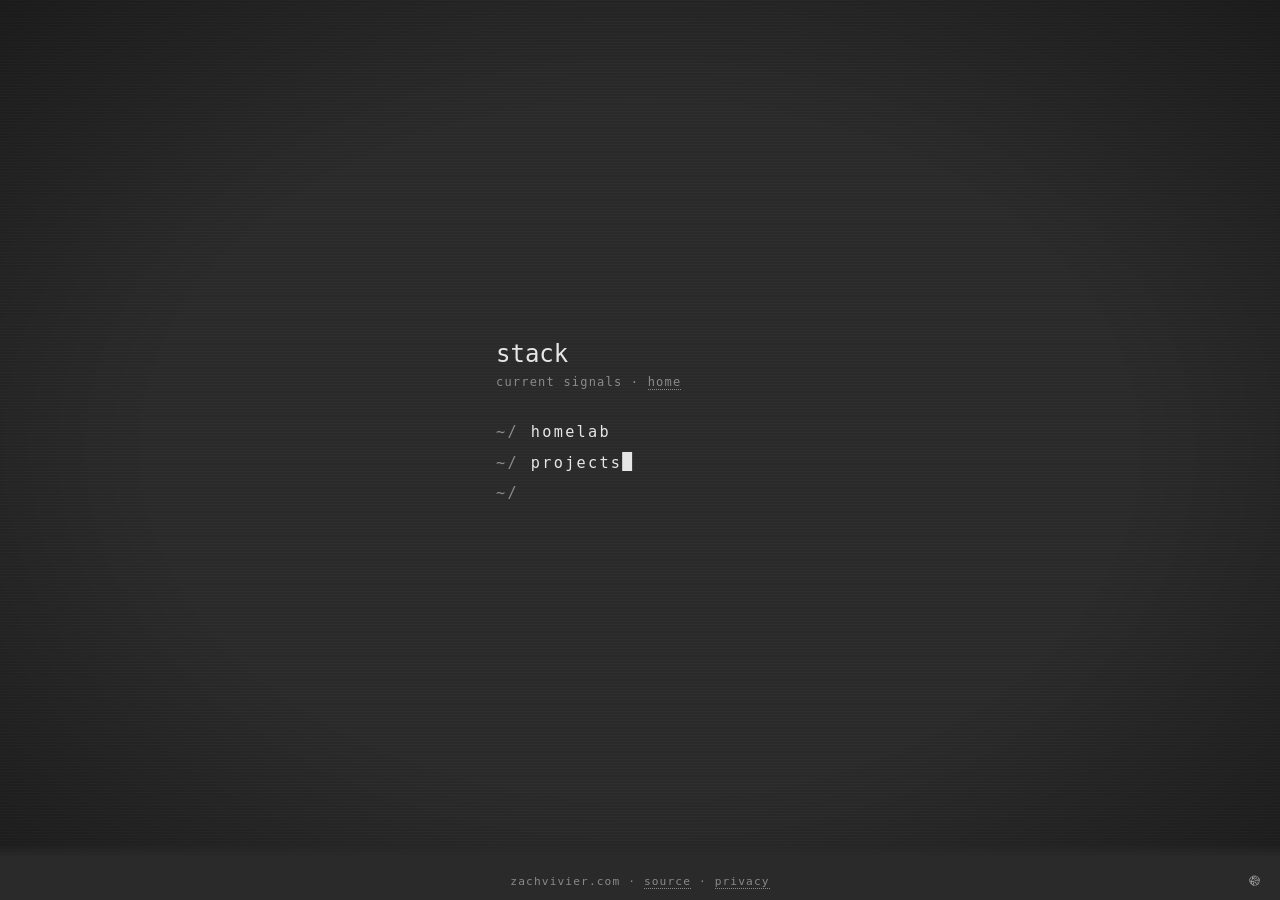
<file: stack/index.html>
<!DOCTYPE html>
<html lang="en">
<head>
<meta charset="utf-8">
<title>stack · zachvivier.com</title>
<link rel="icon" href="/favicon.svg" type="image/svg+xml">
<meta name="viewport" content="width=device-width, initial-scale=1">
<style>
  :root {
    --bg: #000;
    --bg-solid: #000;
    --fg: #e6e6e6;
    --dim: #7a7a7a;
    --accent: #9ad1ff;
    --scanline: rgba(255,255,255,0.025);
    --vignette: rgba(0,0,0,0.6);
    --row-border: rgba(255,255,255,0.06);
    --panel-bg: rgba(255,255,255,0.03);
    --panel-border: rgba(255,255,255,0.12);
  }
  :root[data-theme="light"] {
    --bg: #2a2a2a;
    --bg-solid: #2a2a2a;
    --fg: #e6e6e6;
    --dim: #8a8a8a;
    --accent: #9ad1ff;
    --scanline: rgba(255,255,255,0.02);
    --vignette: rgba(0,0,0,0.35);
    --row-border: rgba(255,255,255,0.06);
    --panel-bg: rgba(255,255,255,0.04);
    --panel-border: rgba(255,255,255,0.1);
  }
  * { box-sizing: border-box; }
  html, body {
    margin: 0;
    min-height: 100%;
    background: var(--bg);
    color: var(--fg);
    font-family: ui-monospace, "SF Mono", Menlo, Monaco, Consolas, monospace;
    transition: background 0.25s, color 0.25s;
    overflow-x: hidden;
  }
  body::before {
    content: "";
    position: fixed;
    inset: 0;
    pointer-events: none;
    background: repeating-linear-gradient(
      to bottom,
      var(--scanline) 0px,
      var(--scanline) 1px,
      transparent 1px,
      transparent 3px
    );
    z-index: 2;
  }
  body::after {
    content: "";
    position: fixed;
    inset: 0;
    pointer-events: none;
    background: radial-gradient(ellipse at center, transparent 55%, var(--vignette) 100%);
    z-index: 3;
  }
  main {
    position: relative;
    z-index: 1;
    max-width: 960px;
    margin: 0 auto;
    min-height: 100vh;
    padding: 3rem 1.5rem 5rem;
    display: flex;
    align-items: center;
    justify-content: center;
  }
  #statusShell {
    width: min(880px, 100%);
    display: grid;
    grid-template-columns: minmax(0, 1fr);
    align-items: start;
    justify-content: center;
    row-gap: 1.5rem;
    column-gap: 0;
    transition: column-gap 0.35s ease;
  }
  #statusShell.detail {
    grid-template-columns: minmax(12rem, 16rem) minmax(0, 38rem);
    column-gap: 2rem;
  }
  #menuColumn {
    width: min(18rem, 100%);
    justify-self: center;
    transition: transform 0.42s cubic-bezier(0.22, 0.61, 0.36, 1);
  }
  #statusShell.detail #menuColumn {
    justify-self: end;
    transform: translateX(-0.75rem);
  }
  h1 {
    color: var(--fg);
    margin: 0 0 0.55rem;
    font-weight: normal;
    line-height: 1;
    display: flex;
    align-items: flex-end;
    gap: 0.45rem;
  }
  .cursor {
    display: inline-block;
    width: 0.55ch;
    margin-bottom: 0.1em;
    font-size: 1rem;
    animation: blink 1.1s steps(2, start) infinite;
    user-select: none;
    -webkit-user-select: none;
  }
  @keyframes blink { to { visibility: hidden; } }
  .sub {
    color: var(--dim);
    font-size: 0.75rem;
    letter-spacing: 0.1em;
  }
  .sub a {
    color: var(--dim);
    text-decoration: none;
    border-bottom: 1px dotted var(--dim);
  }
  .sub a:hover {
    color: var(--fg);
    border-bottom-color: var(--fg);
  }
  .statusList {
    display: grid;
    gap: 0.65rem;
    margin-top: 2.15rem;
  }
  .statusItem {
    display: flex;
    align-items: center;
    gap: 0.75rem;
    width: fit-content;
    max-width: 100%;
    padding: 0;
    border: 0;
    background: none;
    color: var(--fg);
    cursor: pointer;
    font: inherit;
    font-size: 0.95rem;
    letter-spacing: 0.15em;
    text-transform: lowercase;
    text-align: left;
    transition:
      transform 0.45s cubic-bezier(0.22, 0.61, 0.36, 1),
      color 0.2s,
      opacity 0.2s,
      letter-spacing 0.2s;
  }
  .statusItem:disabled {
    cursor: default;
  }
  .statusItem .prompt {
    color: var(--dim);
    transition: color 0.2s;
    flex: 0 0 auto;
  }
  .statusItem .textWrap {
    display: inline-flex;
    align-items: center;
    min-height: 1.1rem;
    min-width: 1ch;
    border-bottom: 1px dotted transparent;
    transition: border-bottom-color 0.2s;
  }
  .statusItem .text {
    min-width: 1ch;
    overflow-wrap: anywhere;
  }
  .statusItem:hover,
  .statusItem:focus-visible,
  .statusItem.is-active {
    color: var(--accent);
    outline: none;
  }
  .statusItem:hover .prompt,
  .statusItem:focus-visible .prompt,
  .statusItem.is-active .prompt {
    color: var(--accent);
  }
  .statusItem:hover .textWrap,
  .statusItem:focus-visible .textWrap,
  .statusItem.is-active .textWrap {
    border-bottom-color: var(--accent);
  }
  .statusItem.is-dimmed {
    opacity: 0.45;
  }
  #statusShell.detail .statusItem.is-active {
    transform: translateX(-0.9rem);
    letter-spacing: 0.17em;
  }
  #detailPanel {
    min-width: 0;
    max-width: 0;
    height: 0;
    opacity: 0;
    overflow: hidden;
    pointer-events: none;
    transform: translateX(1rem);
    transition:
      max-width 0.45s ease,
      height 0.45s cubic-bezier(0.22, 0.61, 0.36, 1),
      opacity 0.22s ease,
      transform 0.35s ease;
  }
  #statusShell.detail #detailPanel {
    max-width: 38rem;
    opacity: 1;
    transform: none;
    pointer-events: auto;
  }
  .detailFrame {
    border: 1px solid var(--panel-border);
    background: var(--panel-bg);
    padding: 0.95rem 1rem 1.1rem;
  }
  .detailHead {
    display: flex;
    align-items: flex-start;
    justify-content: space-between;
    gap: 1rem;
    margin-bottom: 1.15rem;
  }
  .detailTitle {
    font-size: 0.85rem;
    letter-spacing: 0.15em;
    text-transform: lowercase;
  }
  .detailSub {
    margin-top: 0.35rem;
    color: var(--dim);
    font-size: 0.72rem;
    letter-spacing: 0.1em;
    line-height: 1.5;
  }
  #backBtn {
    border: 0;
    background: none;
    color: var(--dim);
    font: inherit;
    font-size: 0.75rem;
    letter-spacing: 0.1em;
    cursor: pointer;
    padding: 0;
    flex: 0 0 auto;
  }
  #backBtn:hover,
  #backBtn:focus-visible {
    color: var(--fg);
    outline: none;
  }
  .panelSection {
    margin-top: 1.8rem;
  }
  .panelSection:first-child {
    margin-top: 0;
  }
  .panelSectionTitle {
    font-size: 0.75rem;
    color: var(--dim);
    text-transform: uppercase;
    letter-spacing: 0.15em;
    margin: 0 0 0.5rem;
    font-weight: normal;
  }
  .row {
    display: grid;
    grid-template-columns: 10rem 1fr;
    gap: 1rem;
    padding: 0.15rem 0;
    border-bottom: 1px dotted var(--row-border);
  }
  .k { color: var(--dim); }
  .v { word-break: break-word; }
  .v a {
    color: var(--fg);
    text-decoration: none;
    border-bottom: 1px dotted var(--dim);
  }
  .v a:hover {
    color: var(--accent);
    border-bottom-color: var(--accent);
  }
  .updated {
    color: var(--dim);
    font-size: 0.7rem;
    letter-spacing: 0.1em;
    margin-top: 2.4rem;
  }
  .reveal {
    opacity: 0;
    transform: translateY(-4px);
  }
  .reveal.in {
    opacity: 1;
    transform: none;
    transition: opacity 0.18s ease-out, transform 0.18s ease-out;
  }
  footer {
    position: fixed;
    bottom: 0;
    width: 100%;
    text-align: center;
    color: var(--dim);
    font-size: 0.7rem;
    letter-spacing: 0.1em;
    z-index: 4;
    background: linear-gradient(to top, var(--bg-solid) 75%, transparent);
    padding: 2rem 0 0.75rem;
  }
  footer a {
    color: var(--dim);
    text-decoration: none;
    border-bottom: 1px dotted var(--dim);
  }
  footer a:hover {
    color: var(--fg);
    border-bottom-color: var(--fg);
  }
  #themeToggle {
    position: fixed;
    bottom: 0.55rem;
    right: 0.9rem;
    background: none;
    border: none;
    color: var(--fg);
    cursor: pointer;
    padding: 0.25rem;
    font-size: 0.85rem;
    line-height: 1;
    z-index: 5;
    transition: filter 0.2s;
    animation: fadeIn 2.5s ease-out 0.9s both;
  }
  @keyframes fadeIn { from { opacity: 0; } to { opacity: 1; } }
  #themeToggle:hover {
    filter: drop-shadow(0 0 4px var(--fg)) drop-shadow(0 0 8px var(--fg));
  }
  #themeToggle .icon {
    display: block;
    width: 1em;
    height: 1em;
    background-color: currentColor;
    -webkit-mask: url(/moon.svg) no-repeat center / contain;
    mask: url(/moon.svg) no-repeat center / contain;
  }
  :root[data-theme="light"] #themeToggle .icon {
    -webkit-mask-image: url(/earth.svg);
    mask-image: url(/earth.svg);
  }
  @media (prefers-reduced-motion: reduce) {
    #statusShell,
    #menuColumn,
    .statusItem,
    #detailPanel,
    .reveal {
      transition: none;
      animation: none;
    }
    .reveal {
      opacity: 1;
      transform: none;
    }
  }
  @media (max-width: 760px) {
    main {
      align-items: flex-start;
    }
    #statusShell,
    #statusShell.detail {
      grid-template-columns: minmax(0, 1fr);
      row-gap: 1.5rem;
    }
    #menuColumn,
    #statusShell.detail #menuColumn {
      justify-self: center;
      width: min(22rem, 100%);
      transform: none;
    }
    #statusShell.detail .statusItem.is-active {
      transform: translateY(-0.3rem);
    }
    #detailPanel {
      max-width: 100%;
      transform: translateY(0.85rem);
      transition:
        height 0.45s cubic-bezier(0.22, 0.61, 0.36, 1),
        opacity 0.22s ease,
        transform 0.35s ease;
    }
    #statusShell.detail #detailPanel {
      max-width: 100%;
    }
  }
  @media (max-width: 520px) {
    .statusList {
      gap: 0.55rem;
    }
    .row {
      grid-template-columns: 7rem 1fr;
      gap: 0.75rem;
    }
    .detailFrame {
      padding: 0.95rem 0.9rem 1.05rem;
    }
  }
</style>
</head>
<body>
<main>
  <div id="statusShell">
    <section id="menuColumn" aria-label="stack navigation">
      <h1 id="pageTitle">stack</h1>
      <div class="sub">current signals &middot; <a href="/">home</a></div>

      <div class="statusList" id="statusList">
        <button class="statusItem" type="button" data-section="homelab" data-label="homelab" style="--index: 0" disabled>
          <span class="prompt">~/</span>
          <span class="textWrap"><span class="text"></span></span>
        </button>
        <button class="statusItem" type="button" data-section="projects" data-label="projects" style="--index: 1" disabled>
          <span class="prompt">~/</span>
          <span class="textWrap"><span class="text"></span></span>
        </button>
        <button class="statusItem" type="button" data-section="wordle" data-label="wordle" style="--index: 2" disabled>
          <span class="prompt">~/</span>
          <span class="textWrap"><span class="text"></span></span>
        </button>
      </div>
    </section>

    <section id="detailPanel" aria-live="polite" aria-label="stack details">
      <div class="detailFrame">
        <div class="detailHead">
          <div>
            <div class="detailTitle" id="detailTitle"></div>
            <div class="detailSub" id="detailSub"></div>
          </div>
          <button id="backBtn" type="button" aria-label="Close detail panel">[esc]</button>
        </div>
        <div id="detailContent"></div>
      </div>
    </section>
  </div>
</main>
<footer>zachvivier.com &middot; <a href="https://github.com/zachvier/zachvier.github.io" target="_blank" rel="noopener">source</a> &middot; <a href="/privacy">privacy</a></footer>
<button id="themeToggle" type="button" aria-label="Toggle color scheme" title="Toggle color scheme"><span class="icon" aria-hidden="true"></span></button>
<script>
  (() => {
    const saved = localStorage.getItem('theme');
    const prefersLight = matchMedia('(prefers-color-scheme: light)').matches;
    const initial = saved || (prefersLight ? 'light' : 'dark');
    if (initial === 'light') document.documentElement.setAttribute('data-theme', 'light');
    document.getElementById('themeToggle').addEventListener('click', () => {
      const isLight = document.documentElement.getAttribute('data-theme') === 'light';
      if (isLight) {
        document.documentElement.removeAttribute('data-theme');
        localStorage.setItem('theme', 'dark');
      } else {
        document.documentElement.setAttribute('data-theme', 'light');
        localStorage.setItem('theme', 'light');
      }
    });
  })();

  const sections = {
    projects: {
      title: 'projects',
      subtitle: 'things i tinker on',
      groups: [
        {
          rows: [
            ['this site', 'static site · github pages', 'https://github.com/zachvier/zachvier.github.io'],
            ['crop easy', 'native macOS image cropper with pixel-level control', 'https://github.com/zachvier/crop-easy'],
            ['tabgrab', 'zendesk extension that focuses your existing agent tab', 'https://github.com/zachvier/TabGrab'],
            ['wordle bot', 'discord bot that roasts daily wordle scores', 'https://github.com/zachvier/wordle-bot']
          ]
        }
      ]
    },
    homelab: {
      title: 'homelab',
      subtitle: 'hardware and software in current rotation',
      groups: [
        {
          title: 'computers',
          rows: [
            ['laptop', 'MacBook Pro'],
            ['desktop', 'Ryzen 7 7700X · RTX 5080'],
            ['phone', 'iPhone 17 Pro Max'],
            ['tablet', 'iPad Pro']
          ]
        },
        {
          title: 'infra',
          rows: [
            ['servers', 'Dell OptiPlex 7050 · Raspberry Pi 5'],
            ['monitoring', 'Prometheus + Grafana'],
            ['network', 'Tailscale']
          ]
        },
        {
          title: 'desk',
          rows: [
            ['display', 'Samsung Odyssey OLED G9 G95SC · 49"'],
            ['chair', 'Secretlab Titan Evo'],
            ['keyboard', 'Keychron K4 HE · Logitech MX Mechanical'],
            ['mouse', 'Logitech MX Master 4']
          ]
        },
        {
          title: 'workshop',
          rows: [
            ['3d printer', 'Bambu Lab P1S']
          ]
        },
        {
          title: 'software',
          rows: [
            ['editor', 'Visual Studio Code'],
            ['terminal', 'default (macOS Terminal / Windows Terminal)'],
            ['browser', 'Chrome'],
            ['notes', 'Obsidian'],
            ['packages', 'Homebrew']
          ]
        },
        {
          title: 'dev',
          rows: [
            ['ai', 'Claude · Claude Code'],
            ['vcs', 'git · GitHub'],
            ['hosting', 'GitHub Pages · Cloudflare (DNS)']
          ]
        }
      ],
      updated: 'last updated 2026-04-18'
    },
    wordle: {
      title: 'wordle',
      subtitle: 'last 60 days · updates daily',
      groups: [
        { rows: [['state', 'loading…']] }
      ]
    }
  };

  let wordleLoadStarted = false;
  let wordleLoadPromise = null;

  const WORDLE_NAME_OVERRIDES = {
    zeck: 'Zach',
    WatTheOok: 'Ook',
    cc_train: 'Michelle'
  };
  const displayWordleName = name => WORDLE_NAME_OVERRIDES[name] ?? name;

  function buildWordleGroups(data) {
    const players = (Array.isArray(data.players) ? data.players : [])
      .map(p => ({ ...p, name: displayWordleName(p.name) }));
    const byStreak = [...players].sort((a, b) => (b.streak ?? 0) - (a.streak ?? 0));
    const byAvg = [...players].sort((a, b) => (b.avg ?? 0) - (a.avg ?? 0));

    const days = n => n + (n === 1 ? ' day' : ' days');

    const groups = [
      {
        title: 'group',
        rows: [['streak', days(data.group_streak ?? 0)]]
      }
    ];

    if (byStreak.length) {
      groups.push({
        title: 'streaks',
        rows: byStreak.map(p => [p.name, days(p.streak ?? 0)])
      });
      groups.push({
        title: 'averages',
        rows: byAvg.map(p => [p.name, typeof p.avg === 'number' ? p.avg.toFixed(2) : '—'])
      });
    }

    return groups;
  }

  async function loadWordleData() {
    try {
      const res = await fetch('/wordle-stats.json', { cache: 'no-cache' });
      if (!res.ok) throw new Error('fetch failed');
      const data = await res.json();
      sections.wordle.groups = buildWordleGroups(data);
      if (data.updated) sections.wordle.updated = 'last updated ' + data.updated;
    } catch {
      sections.wordle.groups = [{ rows: [['state', 'no data yet']] }];
    }
  }

  function ensureWordleLoaded() {
    if (!wordleLoadStarted) {
      wordleLoadStarted = true;
      wordleLoadPromise = loadWordleData();
    }
    return wordleLoadPromise;
  }

  const reduceMotion = matchMedia('(prefers-reduced-motion: reduce)').matches;
  const narrowLayout = matchMedia('(max-width: 760px)');
  const pageTitle = document.getElementById('pageTitle');
  const statusShell = document.getElementById('statusShell');
  const statusItems = Array.from(document.querySelectorAll('.statusItem'));
  const detailPanel = document.getElementById('detailPanel');
  const detailTitle = document.getElementById('detailTitle');
  const detailSub = document.getElementById('detailSub');
  const detailContent = document.getElementById('detailContent');
  const backBtn = document.getElementById('backBtn');

  const cursor = document.createElement('span');
  cursor.className = 'cursor';
  cursor.textContent = '█';
  pageTitle.appendChild(cursor);

  let activeSection = '';
  let revealTimers = [];
  let panelHeightFrame = 0;
  let panelHeightListener = null;

  function escapeHtml(text) {
    return String(text)
      .replace(/&/g, '&amp;')
      .replace(/</g, '&lt;')
      .replace(/>/g, '&gt;')
      .replace(/"/g, '&quot;')
      .replace(/'/g, '&#39;');
  }

  function sleep(ms) {
    return new Promise(resolve => setTimeout(resolve, ms));
  }

  async function typeMenu() {
    if (reduceMotion) {
      statusItems.forEach((item) => {
        item.querySelector('.text').textContent = item.dataset.label;
        item.disabled = false;
      });
      pageTitle.appendChild(cursor);
      return;
    }

    await sleep(220);

    for (const item of statusItems) {
      const textEl = item.querySelector('.text');
      const wrapEl = item.querySelector('.textWrap');
      textEl.textContent = '';
      wrapEl.appendChild(cursor);

      for (const ch of item.dataset.label) {
        textEl.textContent += ch;
        await sleep(ch === ' ' ? 28 : 48);
      }

      item.disabled = false;
      await sleep(110);
    }

    pageTitle.appendChild(cursor);
  }

  function renderPanel(section) {
    const groups = section.groups.map((group) => {
      const title = group.title
        ? '<h2 class="panelSectionTitle reveal">' + escapeHtml(group.title) + '</h2>'
        : '';
      const rows = group.rows.map(([key, value, href]) => {
        const valueHtml = href
          ? '<a href="' + escapeHtml(href) + '" target="_blank" rel="noopener">' + escapeHtml(value) + '</a>'
          : escapeHtml(value);
        return '<div class="row reveal"><div class="k">' + escapeHtml(key) + '</div><div class="v">' + valueHtml + '</div></div>';
      }).join('');
      return '<section class="panelSection">' + title + rows + '</section>';
    }).join('');

    const updated = section.updated
      ? '<div class="updated reveal">' + escapeHtml(section.updated) + '</div>'
      : '';

    return groups + updated;
  }

  function clearReveals() {
    revealTimers.forEach(clearTimeout);
    revealTimers = [];
  }

  function clearPanelHeightAnimation() {
    if (panelHeightFrame) {
      cancelAnimationFrame(panelHeightFrame);
      panelHeightFrame = 0;
    }

    if (panelHeightListener) {
      detailPanel.removeEventListener('transitionend', panelHeightListener);
      panelHeightListener = null;
    }
  }

  function measureOpenPanelHeight() {
    const previousHeight = detailPanel.style.height;
    detailPanel.style.height = 'auto';
    const nextHeight = detailPanel.scrollHeight;
    detailPanel.style.height = previousHeight;
    return nextHeight;
  }

  function animatePanelHeight(fromHeight, toHeight, keepAuto = false) {
    clearPanelHeightAnimation();

    const start = Math.max(0, Math.round(fromHeight));
    const end = Math.max(0, Math.round(toHeight));

    if (reduceMotion || start === end) {
      detailPanel.style.height = keepAuto && end > 0 ? 'auto' : end + 'px';
      return;
    }

    detailPanel.style.height = start + 'px';
    void detailPanel.offsetHeight;

    panelHeightListener = (event) => {
      if (event.target !== detailPanel || event.propertyName !== 'height') return;
      detailPanel.removeEventListener('transitionend', panelHeightListener);
      panelHeightListener = null;

      if (keepAuto && end > 0) {
        detailPanel.style.height = 'auto';
      }
    };

    detailPanel.addEventListener('transitionend', panelHeightListener);
    panelHeightFrame = requestAnimationFrame(() => {
      detailPanel.style.height = end + 'px';
      panelHeightFrame = 0;
    });
  }

  function revealPanel() {
    clearReveals();
    const items = detailContent.querySelectorAll('.reveal');

    if (reduceMotion) {
      items.forEach((item) => item.classList.add('in'));
      return;
    }

    const headDelay = 170;
    const rowDelay = 45;
    let totalDelay = 0;

    items.forEach((item) => {
      const isHead = item.tagName === 'H2' || item.classList.contains('updated');
      totalDelay += isHead ? headDelay : rowDelay;
      const timer = setTimeout(() => item.classList.add('in'), totalDelay);
      revealTimers.push(timer);
    });
  }

  function syncState() {
    statusShell.classList.toggle('detail', Boolean(activeSection));
    detailPanel.setAttribute('aria-hidden', activeSection ? 'false' : 'true');

    statusItems.forEach((item) => {
      const isActive = item.dataset.section === activeSection;
      const isDimmed = Boolean(activeSection) && !isActive;
      item.classList.toggle('is-active', isActive);
      item.classList.toggle('is-dimmed', isDimmed);
      item.setAttribute('aria-expanded', isActive ? 'true' : 'false');
    });
  }

  function updateHash(sectionId) {
    const next = window.location.pathname + window.location.search + (sectionId ? '#' + sectionId : '');
    history.replaceState(null, '', next);
  }

  function openSection(sectionId, updateUrl = true) {
    const section = sections[sectionId];
    if (!section) return;

    const wasOpen = Boolean(activeSection);
    const startHeight = wasOpen ? detailPanel.getBoundingClientRect().height : 0;

    activeSection = sectionId;
    detailTitle.textContent = section.title;
    detailSub.textContent = section.subtitle;
    detailContent.innerHTML = renderPanel(section);
    syncState();

    if (wasOpen || narrowLayout.matches) {
      animatePanelHeight(startHeight, measureOpenPanelHeight(), true);
    } else {
      clearPanelHeightAnimation();
      detailPanel.style.height = 'auto';
    }

    revealPanel();

    if (updateUrl) updateHash(sectionId);

    if (sectionId === 'wordle') {
      ensureWordleLoaded().then(() => {
        if (activeSection !== 'wordle') return;
        const currentHeight = detailPanel.getBoundingClientRect().height;
        detailContent.innerHTML = renderPanel(section);
        animatePanelHeight(currentHeight, measureOpenPanelHeight(), true);
        revealPanel();
      });
    }
  }

  function closeSection(updateUrl = true) {
    const wasOpen = Boolean(activeSection);
    const startHeight = wasOpen ? detailPanel.getBoundingClientRect().height : 0;

    activeSection = '';
    clearReveals();
    detailTitle.textContent = '';
    detailSub.textContent = '';
    detailContent.innerHTML = '';
    syncState();

    if (wasOpen) {
      animatePanelHeight(startHeight, 0);
    } else {
      clearPanelHeightAnimation();
      detailPanel.style.height = '0px';
    }

    if (updateUrl) updateHash('');
  }

  statusItems.forEach((item) => {
    item.addEventListener('click', () => {
      const sectionId = item.dataset.section;
      if (sectionId === activeSection) {
        closeSection();
        return;
      }
      openSection(sectionId);
    });
  });

  backBtn.addEventListener('click', () => closeSection());

  document.addEventListener('keydown', (event) => {
    if (event.key === 'Escape' && activeSection) closeSection();
  });

  window.addEventListener('hashchange', () => {
    const sectionId = window.location.hash.replace('#', '');
    if (!sectionId) {
      closeSection(false);
      return;
    }
    if (sections[sectionId]) openSection(sectionId, false);
  });

  (async function init() {
    syncState();
    await typeMenu();

    const initialSection = window.location.hash.replace('#', '');
    if (sections[initialSection]) openSection(initialSection, false);
  })();
</script>
</body>
</html>
</file>
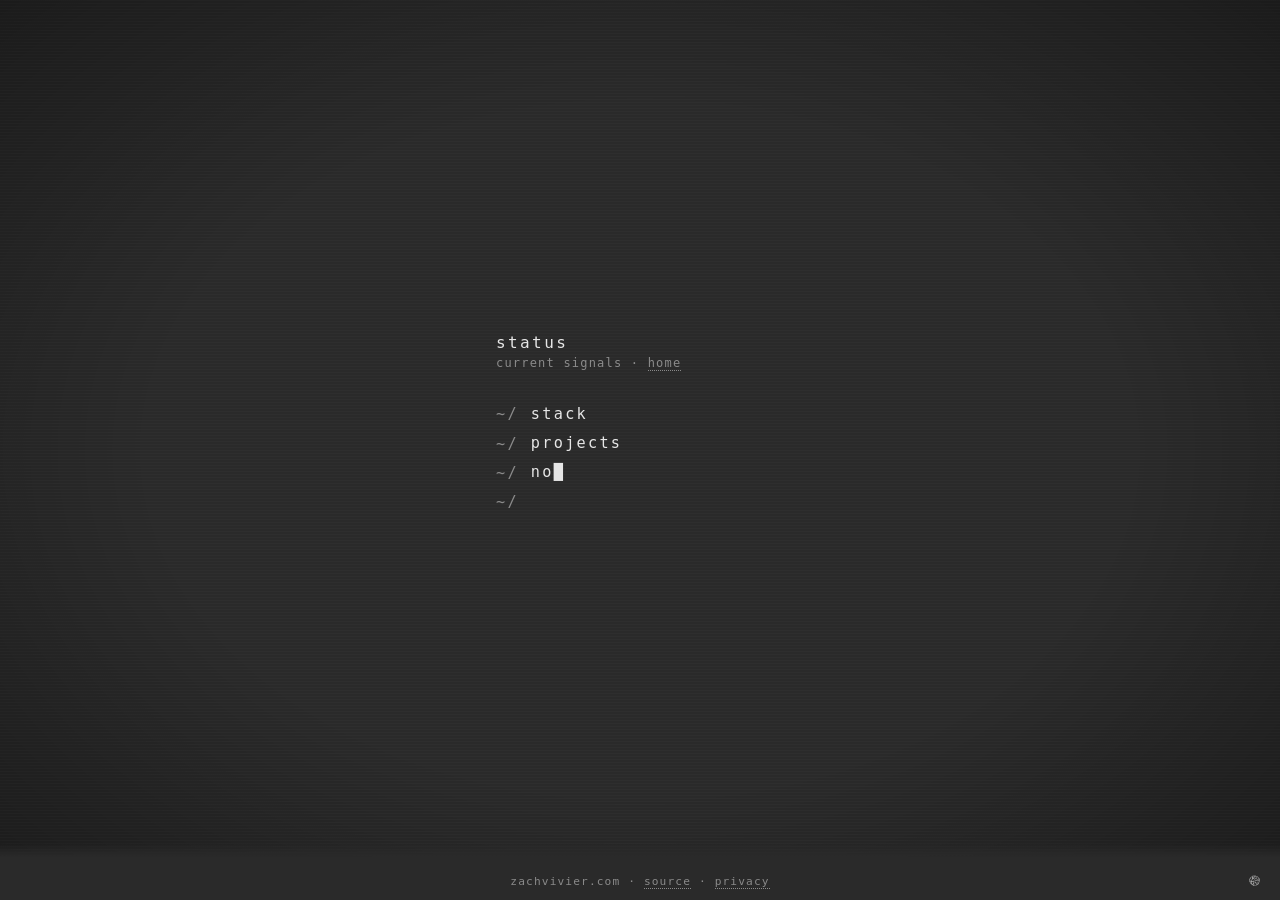
<file: status/index.html>
<!DOCTYPE html>
<html lang="en">
<head>
<meta charset="utf-8">
<title>status · zachvivier.com</title>
<link rel="icon" href="/favicon.svg" type="image/svg+xml">
<meta name="viewport" content="width=device-width, initial-scale=1">
<style>
  :root {
    --bg: #000;
    --bg-solid: #000;
    --fg: #e6e6e6;
    --dim: #7a7a7a;
    --accent: #9ad1ff;
    --scanline: rgba(255,255,255,0.025);
    --vignette: rgba(0,0,0,0.6);
    --row-border: rgba(255,255,255,0.06);
    --panel-bg: rgba(255,255,255,0.03);
    --panel-border: rgba(255,255,255,0.12);
  }
  :root[data-theme="light"] {
    --bg: #2a2a2a;
    --bg-solid: #2a2a2a;
    --fg: #e6e6e6;
    --dim: #8a8a8a;
    --accent: #9ad1ff;
    --scanline: rgba(255,255,255,0.02);
    --vignette: rgba(0,0,0,0.35);
    --row-border: rgba(255,255,255,0.06);
    --panel-bg: rgba(255,255,255,0.04);
    --panel-border: rgba(255,255,255,0.1);
  }
  * { box-sizing: border-box; }
  html, body {
    margin: 0;
    min-height: 100%;
    background: var(--bg);
    color: var(--fg);
    font-family: ui-monospace, "SF Mono", Menlo, Monaco, Consolas, monospace;
    transition: background 0.25s, color 0.25s;
    overflow-x: hidden;
  }
  body::before {
    content: "";
    position: fixed;
    inset: 0;
    pointer-events: none;
    background: repeating-linear-gradient(
      to bottom,
      var(--scanline) 0px,
      var(--scanline) 1px,
      transparent 1px,
      transparent 3px
    );
    z-index: 2;
  }
  body::after {
    content: "";
    position: fixed;
    inset: 0;
    pointer-events: none;
    background: radial-gradient(ellipse at center, transparent 55%, var(--vignette) 100%);
    z-index: 3;
  }
  main {
    position: relative;
    z-index: 1;
    max-width: 960px;
    margin: 0 auto;
    min-height: 100vh;
    padding: 3rem 1.5rem 5rem;
    display: flex;
    align-items: center;
    justify-content: center;
  }
  #statusShell {
    width: min(880px, 100%);
    display: grid;
    grid-template-columns: minmax(0, 1fr);
    align-items: start;
    justify-content: center;
    row-gap: 1.5rem;
    column-gap: 0;
    transition: column-gap 0.35s ease;
  }
  #statusShell.detail {
    grid-template-columns: minmax(12rem, 16rem) minmax(0, 38rem);
    column-gap: 2rem;
  }
  #menuColumn {
    width: min(18rem, 100%);
    justify-self: center;
    transition: transform 0.42s cubic-bezier(0.22, 0.61, 0.36, 1);
  }
  #statusShell.detail #menuColumn {
    justify-self: end;
    transform: translateX(-0.75rem);
  }
  h1 {
    font-size: 1rem;
    letter-spacing: 0.15em;
    color: var(--fg);
    margin: 0 0 0.25rem;
    font-weight: normal;
  }
  .cursor {
    display: inline-block;
    width: 0.55ch;
    animation: blink 1.1s steps(2, start) infinite;
    user-select: none;
    -webkit-user-select: none;
  }
  @keyframes blink { to { visibility: hidden; } }
  .sub {
    color: var(--dim);
    font-size: 0.75rem;
    letter-spacing: 0.1em;
  }
  .sub a {
    color: var(--dim);
    text-decoration: none;
    border-bottom: 1px dotted var(--dim);
  }
  .sub a:hover {
    color: var(--fg);
    border-bottom-color: var(--fg);
  }
  .statusList {
    display: grid;
    gap: 0.65rem;
    margin-top: 2.15rem;
  }
  .statusItem {
    display: flex;
    align-items: center;
    gap: 0.75rem;
    width: fit-content;
    max-width: 100%;
    padding: 0;
    border: 0;
    background: none;
    color: var(--fg);
    cursor: pointer;
    font: inherit;
    font-size: 0.95rem;
    letter-spacing: 0.15em;
    text-transform: lowercase;
    text-align: left;
    transition:
      transform 0.45s cubic-bezier(0.22, 0.61, 0.36, 1),
      color 0.2s,
      opacity 0.2s,
      letter-spacing 0.2s;
  }
  .statusItem:disabled {
    cursor: default;
  }
  .statusItem .prompt {
    color: var(--dim);
    transition: color 0.2s;
    flex: 0 0 auto;
  }
  .statusItem .textWrap {
    display: inline-flex;
    align-items: center;
    min-height: 1.1rem;
    min-width: 1ch;
    border-bottom: 1px dotted transparent;
    transition: border-bottom-color 0.2s;
  }
  .statusItem .text {
    min-width: 1ch;
    overflow-wrap: anywhere;
  }
  .statusItem:hover,
  .statusItem:focus-visible,
  .statusItem.is-active {
    color: var(--accent);
    outline: none;
  }
  .statusItem:hover .prompt,
  .statusItem:focus-visible .prompt,
  .statusItem.is-active .prompt {
    color: var(--accent);
  }
  .statusItem:hover .textWrap,
  .statusItem:focus-visible .textWrap,
  .statusItem.is-active .textWrap {
    border-bottom-color: var(--accent);
  }
  .statusItem.is-dimmed {
    opacity: 0.45;
  }
  #statusShell.detail .statusItem.is-active {
    transform: translateX(-0.9rem);
    letter-spacing: 0.17em;
  }
  #detailPanel {
    min-width: 0;
    max-width: 0;
    height: 0;
    opacity: 0;
    overflow: hidden;
    pointer-events: none;
    transform: translateX(1rem);
    transition:
      max-width 0.45s ease,
      height 0.45s cubic-bezier(0.22, 0.61, 0.36, 1),
      opacity 0.22s ease,
      transform 0.35s ease;
  }
  #statusShell.detail #detailPanel {
    max-width: 38rem;
    opacity: 1;
    transform: none;
    pointer-events: auto;
  }
  .detailFrame {
    border: 1px solid var(--panel-border);
    background: var(--panel-bg);
    padding: 0.95rem 1rem 1.1rem;
  }
  .detailHead {
    display: flex;
    align-items: flex-start;
    justify-content: space-between;
    gap: 1rem;
    margin-bottom: 1.15rem;
  }
  .detailTitle {
    font-size: 0.85rem;
    letter-spacing: 0.15em;
    text-transform: lowercase;
  }
  .detailSub {
    margin-top: 0.35rem;
    color: var(--dim);
    font-size: 0.72rem;
    letter-spacing: 0.1em;
    line-height: 1.5;
  }
  #backBtn {
    border: 0;
    background: none;
    color: var(--dim);
    font: inherit;
    font-size: 0.75rem;
    letter-spacing: 0.1em;
    cursor: pointer;
    padding: 0;
    flex: 0 0 auto;
  }
  #backBtn:hover,
  #backBtn:focus-visible {
    color: var(--fg);
    outline: none;
  }
  .panelSection {
    margin-top: 1.8rem;
  }
  .panelSection:first-child {
    margin-top: 0;
  }
  .panelSectionTitle {
    font-size: 0.75rem;
    color: var(--dim);
    text-transform: uppercase;
    letter-spacing: 0.15em;
    margin: 0 0 0.5rem;
    font-weight: normal;
  }
  .row {
    display: grid;
    grid-template-columns: 10rem 1fr;
    gap: 1rem;
    padding: 0.15rem 0;
    border-bottom: 1px dotted var(--row-border);
  }
  .k { color: var(--dim); }
  .v { word-break: break-word; }
  .updated {
    color: var(--dim);
    font-size: 0.7rem;
    letter-spacing: 0.1em;
    margin-top: 2.4rem;
  }
  .reveal {
    opacity: 0;
    transform: translateY(-4px);
  }
  .reveal.in {
    opacity: 1;
    transform: none;
    transition: opacity 0.18s ease-out, transform 0.18s ease-out;
  }
  footer {
    position: fixed;
    bottom: 0;
    width: 100%;
    text-align: center;
    color: var(--dim);
    font-size: 0.7rem;
    letter-spacing: 0.1em;
    z-index: 4;
    background: linear-gradient(to top, var(--bg-solid) 75%, transparent);
    padding: 2rem 0 0.75rem;
  }
  footer a {
    color: var(--dim);
    text-decoration: none;
    border-bottom: 1px dotted var(--dim);
  }
  footer a:hover {
    color: var(--fg);
    border-bottom-color: var(--fg);
  }
  #themeToggle {
    position: fixed;
    bottom: 0.55rem;
    right: 0.9rem;
    background: none;
    border: none;
    color: var(--fg);
    cursor: pointer;
    padding: 0.25rem;
    font-size: 0.85rem;
    line-height: 1;
    z-index: 5;
    transition: filter 0.2s;
    animation: fadeIn 2.5s ease-out 0.9s both;
  }
  @keyframes fadeIn { from { opacity: 0; } to { opacity: 1; } }
  #themeToggle:hover {
    filter: drop-shadow(0 0 4px var(--fg)) drop-shadow(0 0 8px var(--fg));
  }
  #themeToggle .icon {
    display: block;
    width: 1em;
    height: 1em;
    background-color: currentColor;
    -webkit-mask: url(/moon.svg) no-repeat center / contain;
    mask: url(/moon.svg) no-repeat center / contain;
  }
  :root[data-theme="light"] #themeToggle .icon {
    -webkit-mask-image: url(/earth.svg);
    mask-image: url(/earth.svg);
  }
  @media (prefers-reduced-motion: reduce) {
    #statusShell,
    #menuColumn,
    .statusItem,
    #detailPanel,
    .reveal {
      transition: none;
      animation: none;
    }
    .reveal {
      opacity: 1;
      transform: none;
    }
  }
  @media (max-width: 760px) {
    main {
      align-items: flex-start;
    }
    #statusShell,
    #statusShell.detail {
      grid-template-columns: minmax(0, 1fr);
      row-gap: 1.5rem;
    }
    #menuColumn,
    #statusShell.detail #menuColumn {
      justify-self: center;
      width: min(22rem, 100%);
      transform: none;
    }
    #statusShell.detail .statusItem.is-active {
      transform: translateY(-0.3rem);
    }
    #detailPanel {
      max-width: 100%;
      transform: translateY(0.85rem);
      transition:
        height 0.45s cubic-bezier(0.22, 0.61, 0.36, 1),
        opacity 0.22s ease,
        transform 0.35s ease;
    }
    #statusShell.detail #detailPanel {
      max-width: 100%;
    }
  }
  @media (max-width: 520px) {
    .statusList {
      gap: 0.55rem;
    }
    .row {
      grid-template-columns: 7rem 1fr;
      gap: 0.75rem;
    }
    .detailFrame {
      padding: 0.95rem 0.9rem 1.05rem;
    }
  }
</style>
</head>
<body>
<main>
  <div id="statusShell">
    <section id="menuColumn" aria-label="status navigation">
      <h1 id="pageTitle">status</h1>
      <div class="sub">current signals &middot; <a href="/">home</a></div>

      <div class="statusList" id="statusList">
        <button class="statusItem" type="button" data-section="stack" data-label="stack" style="--index: 0" disabled>
          <span class="prompt">~/</span>
          <span class="textWrap"><span class="text"></span></span>
        </button>
        <button class="statusItem" type="button" data-section="projects" data-label="projects" style="--index: 1" disabled>
          <span class="prompt">~/</span>
          <span class="textWrap"><span class="text"></span></span>
        </button>
        <button class="statusItem" type="button" data-section="notes" data-label="notes" style="--index: 2" disabled>
          <span class="prompt">~/</span>
          <span class="textWrap"><span class="text"></span></span>
        </button>
        <button class="statusItem" type="button" data-section="wordle" data-label="wordle" style="--index: 3" disabled>
          <span class="prompt">~/</span>
          <span class="textWrap"><span class="text"></span></span>
        </button>
      </div>
    </section>

    <section id="detailPanel" aria-live="polite" aria-label="status details">
      <div class="detailFrame">
        <div class="detailHead">
          <div>
            <div class="detailTitle" id="detailTitle"></div>
            <div class="detailSub" id="detailSub"></div>
          </div>
          <button id="backBtn" type="button" aria-label="Close detail panel">[esc]</button>
        </div>
        <div id="detailContent"></div>
      </div>
    </section>
  </div>
</main>
<footer>zachvivier.com &middot; <a href="https://github.com/zachvier/zachvier.github.io" target="_blank" rel="noopener">source</a> &middot; <a href="/privacy">privacy</a></footer>
<button id="themeToggle" type="button" aria-label="Toggle color scheme" title="Toggle color scheme"><span class="icon" aria-hidden="true"></span></button>
<script>
  (() => {
    const saved = localStorage.getItem('theme');
    const prefersLight = matchMedia('(prefers-color-scheme: light)').matches;
    const initial = saved || (prefersLight ? 'light' : 'dark');
    if (initial === 'light') document.documentElement.setAttribute('data-theme', 'light');
    document.getElementById('themeToggle').addEventListener('click', () => {
      const isLight = document.documentElement.getAttribute('data-theme') === 'light';
      if (isLight) {
        document.documentElement.removeAttribute('data-theme');
        localStorage.setItem('theme', 'dark');
      } else {
        document.documentElement.setAttribute('data-theme', 'light');
        localStorage.setItem('theme', 'light');
      }
    });
  })();

  const sections = {
    projects: {
      title: 'projects',
      subtitle: 'work in progress',
      groups: [
        {
          title: 'status',
          rows: [
            ['state', 'work in progress']
          ]
        },
        {
          title: 'later',
          rows: [
            ['state', 'work in progress']
          ]
        }
      ]
    },
    notes: {
      title: 'notes',
      subtitle: 'work in progress',
      groups: [
        {
          title: 'status',
          rows: [
            ['state', 'work in progress']
          ]
        },
        {
          title: 'later',
          rows: [
            ['state', 'work in progress']
          ]
        }
      ]
    },
    stack: {
      title: 'stack',
      subtitle: 'hardware and software in current rotation',
      groups: [
        {
          title: 'computers',
          rows: [
            ['laptop', 'MacBook Pro'],
            ['desktop', '7800X3D · RTX 5080'],
            ['phone', 'iPhone 17 Pro Max'],
            ['tablet', 'iPad Pro']
          ]
        },
        {
          title: 'homelab',
          rows: [
            ['servers', 'Dell OptiPlex 7050 · Raspberry Pi 5'],
            ['monitoring', 'Prometheus + Grafana'],
            ['network', 'Tailscale']
          ]
        },
        {
          title: 'desk',
          rows: [
            ['display', 'Samsung Odyssey OLED G9 G95SC · 49"'],
            ['chair', 'Secretlab Titan Evo'],
            ['keyboard', 'Keychron K4 HE · Logitech MX Mechanical'],
            ['mouse', 'Logitech MX Master 4']
          ]
        },
        {
          title: 'workshop',
          rows: [
            ['3d printer', 'Bambu Lab P1S']
          ]
        },
        {
          title: 'software',
          rows: [
            ['editor', 'Visual Studio Code'],
            ['terminal', 'default (macOS Terminal / Windows Terminal)'],
            ['browser', 'Chrome'],
            ['notes', 'Obsidian'],
            ['packages', 'Homebrew']
          ]
        },
        {
          title: 'dev',
          rows: [
            ['ai', 'Claude · Claude Code'],
            ['vcs', 'git · GitHub'],
            ['hosting', 'GitHub Pages · Cloudflare (DNS)']
          ]
        }
      ],
      updated: 'last updated 2026-04-18'
    },
    wordle: {
      title: 'wordle',
      subtitle: 'last 60 days · updates daily',
      groups: [
        { rows: [['state', 'loading…']] }
      ]
    }
  };

  let wordleLoadStarted = false;
  let wordleLoadPromise = null;

  const WORDLE_NAME_OVERRIDES = {
    zeck: 'Zach',
    WatTheOok: 'Ook',
    cc_train: 'Michelle'
  };
  const displayWordleName = name => WORDLE_NAME_OVERRIDES[name] ?? name;

  function buildWordleGroups(data) {
    const players = (Array.isArray(data.players) ? data.players : [])
      .map(p => ({ ...p, name: displayWordleName(p.name) }));
    const byStreak = [...players].sort((a, b) => (b.streak ?? 0) - (a.streak ?? 0));
    const byAvg = [...players].sort((a, b) => (b.avg ?? 0) - (a.avg ?? 0));

    const days = n => n + (n === 1 ? ' day' : ' days');

    const groups = [
      {
        title: 'group',
        rows: [['streak', days(data.group_streak ?? 0)]]
      }
    ];

    if (byStreak.length) {
      groups.push({
        title: 'streaks',
        rows: byStreak.map(p => [p.name, days(p.streak ?? 0)])
      });
      groups.push({
        title: 'averages',
        rows: byAvg.map(p => [p.name, typeof p.avg === 'number' ? p.avg.toFixed(2) : '—'])
      });
    }

    return groups;
  }

  async function loadWordleData() {
    try {
      const res = await fetch('/wordle-stats.json', { cache: 'no-cache' });
      if (!res.ok) throw new Error('fetch failed');
      const data = await res.json();
      sections.wordle.groups = buildWordleGroups(data);
      if (data.updated) sections.wordle.updated = 'last updated ' + data.updated;
    } catch {
      sections.wordle.groups = [{ rows: [['state', 'no data yet']] }];
    }
  }

  function ensureWordleLoaded() {
    if (!wordleLoadStarted) {
      wordleLoadStarted = true;
      wordleLoadPromise = loadWordleData();
    }
    return wordleLoadPromise;
  }

  const reduceMotion = matchMedia('(prefers-reduced-motion: reduce)').matches;
  const narrowLayout = matchMedia('(max-width: 760px)');
  const pageTitle = document.getElementById('pageTitle');
  const statusShell = document.getElementById('statusShell');
  const statusItems = Array.from(document.querySelectorAll('.statusItem'));
  const detailPanel = document.getElementById('detailPanel');
  const detailTitle = document.getElementById('detailTitle');
  const detailSub = document.getElementById('detailSub');
  const detailContent = document.getElementById('detailContent');
  const backBtn = document.getElementById('backBtn');

  const cursor = document.createElement('span');
  cursor.className = 'cursor';
  cursor.textContent = '█';
  pageTitle.appendChild(cursor);

  let activeSection = '';
  let revealTimers = [];
  let panelHeightFrame = 0;
  let panelHeightListener = null;

  function escapeHtml(text) {
    return String(text)
      .replace(/&/g, '&amp;')
      .replace(/</g, '&lt;')
      .replace(/>/g, '&gt;')
      .replace(/"/g, '&quot;')
      .replace(/'/g, '&#39;');
  }

  function sleep(ms) {
    return new Promise(resolve => setTimeout(resolve, ms));
  }

  async function typeMenu() {
    if (reduceMotion) {
      statusItems.forEach((item) => {
        item.querySelector('.text').textContent = item.dataset.label;
        item.disabled = false;
      });
      pageTitle.appendChild(cursor);
      return;
    }

    await sleep(220);

    for (const item of statusItems) {
      const textEl = item.querySelector('.text');
      const wrapEl = item.querySelector('.textWrap');
      textEl.textContent = '';
      wrapEl.appendChild(cursor);

      for (const ch of item.dataset.label) {
        textEl.textContent += ch;
        await sleep(ch === ' ' ? 28 : 48);
      }

      item.disabled = false;
      await sleep(110);
    }

    pageTitle.appendChild(cursor);
  }

  function renderPanel(section) {
    const groups = section.groups.map((group) => {
      const title = group.title
        ? '<h2 class="panelSectionTitle reveal">' + escapeHtml(group.title) + '</h2>'
        : '';
      const rows = group.rows.map(([key, value]) => (
        '<div class="row reveal"><div class="k">' + escapeHtml(key) + '</div><div class="v">' + escapeHtml(value) + '</div></div>'
      )).join('');
      return '<section class="panelSection">' + title + rows + '</section>';
    }).join('');

    const updated = section.updated
      ? '<div class="updated reveal">' + escapeHtml(section.updated) + '</div>'
      : '';

    return groups + updated;
  }

  function clearReveals() {
    revealTimers.forEach(clearTimeout);
    revealTimers = [];
  }

  function clearPanelHeightAnimation() {
    if (panelHeightFrame) {
      cancelAnimationFrame(panelHeightFrame);
      panelHeightFrame = 0;
    }

    if (panelHeightListener) {
      detailPanel.removeEventListener('transitionend', panelHeightListener);
      panelHeightListener = null;
    }
  }

  function measureOpenPanelHeight() {
    const previousHeight = detailPanel.style.height;
    detailPanel.style.height = 'auto';
    const nextHeight = detailPanel.scrollHeight;
    detailPanel.style.height = previousHeight;
    return nextHeight;
  }

  function animatePanelHeight(fromHeight, toHeight, keepAuto = false) {
    clearPanelHeightAnimation();

    const start = Math.max(0, Math.round(fromHeight));
    const end = Math.max(0, Math.round(toHeight));

    if (reduceMotion || start === end) {
      detailPanel.style.height = keepAuto && end > 0 ? 'auto' : end + 'px';
      return;
    }

    detailPanel.style.height = start + 'px';
    void detailPanel.offsetHeight;

    panelHeightListener = (event) => {
      if (event.target !== detailPanel || event.propertyName !== 'height') return;
      detailPanel.removeEventListener('transitionend', panelHeightListener);
      panelHeightListener = null;

      if (keepAuto && end > 0) {
        detailPanel.style.height = 'auto';
      }
    };

    detailPanel.addEventListener('transitionend', panelHeightListener);
    panelHeightFrame = requestAnimationFrame(() => {
      detailPanel.style.height = end + 'px';
      panelHeightFrame = 0;
    });
  }

  function revealPanel() {
    clearReveals();
    const items = detailContent.querySelectorAll('.reveal');

    if (reduceMotion) {
      items.forEach((item) => item.classList.add('in'));
      return;
    }

    const headDelay = 170;
    const rowDelay = 45;
    let totalDelay = 0;

    items.forEach((item) => {
      const isHead = item.tagName === 'H2' || item.classList.contains('updated');
      totalDelay += isHead ? headDelay : rowDelay;
      const timer = setTimeout(() => item.classList.add('in'), totalDelay);
      revealTimers.push(timer);
    });
  }

  function syncState() {
    statusShell.classList.toggle('detail', Boolean(activeSection));
    detailPanel.setAttribute('aria-hidden', activeSection ? 'false' : 'true');

    statusItems.forEach((item) => {
      const isActive = item.dataset.section === activeSection;
      const isDimmed = Boolean(activeSection) && !isActive;
      item.classList.toggle('is-active', isActive);
      item.classList.toggle('is-dimmed', isDimmed);
      item.setAttribute('aria-expanded', isActive ? 'true' : 'false');
    });
  }

  function updateHash(sectionId) {
    const next = window.location.pathname + window.location.search + (sectionId ? '#' + sectionId : '');
    history.replaceState(null, '', next);
  }

  function openSection(sectionId, updateUrl = true) {
    const section = sections[sectionId];
    if (!section) return;

    const wasOpen = Boolean(activeSection);
    const startHeight = wasOpen ? detailPanel.getBoundingClientRect().height : 0;

    activeSection = sectionId;
    detailTitle.textContent = section.title;
    detailSub.textContent = section.subtitle;
    detailContent.innerHTML = renderPanel(section);
    syncState();

    if (wasOpen || narrowLayout.matches) {
      animatePanelHeight(startHeight, measureOpenPanelHeight(), true);
    } else {
      clearPanelHeightAnimation();
      detailPanel.style.height = 'auto';
    }

    revealPanel();

    if (updateUrl) updateHash(sectionId);

    if (sectionId === 'wordle') {
      ensureWordleLoaded().then(() => {
        if (activeSection !== 'wordle') return;
        const currentHeight = detailPanel.getBoundingClientRect().height;
        detailContent.innerHTML = renderPanel(section);
        animatePanelHeight(currentHeight, measureOpenPanelHeight(), true);
        revealPanel();
      });
    }
  }

  function closeSection(updateUrl = true) {
    const wasOpen = Boolean(activeSection);
    const startHeight = wasOpen ? detailPanel.getBoundingClientRect().height : 0;

    activeSection = '';
    clearReveals();
    detailTitle.textContent = '';
    detailSub.textContent = '';
    detailContent.innerHTML = '';
    syncState();

    if (wasOpen) {
      animatePanelHeight(startHeight, 0);
    } else {
      clearPanelHeightAnimation();
      detailPanel.style.height = '0px';
    }

    if (updateUrl) updateHash('');
  }

  statusItems.forEach((item) => {
    item.addEventListener('click', () => {
      const sectionId = item.dataset.section;
      if (sectionId === activeSection) {
        closeSection();
        return;
      }
      openSection(sectionId);
    });
  });

  backBtn.addEventListener('click', () => closeSection());

  document.addEventListener('keydown', (event) => {
    if (event.key === 'Escape' && activeSection) closeSection();
  });

  window.addEventListener('hashchange', () => {
    const sectionId = window.location.hash.replace('#', '');
    if (!sectionId) {
      closeSection(false);
      return;
    }
    if (sections[sectionId]) openSection(sectionId, false);
  });

  (async function init() {
    syncState();
    await typeMenu();

    const initialSection = window.location.hash.replace('#', '');
    if (sections[initialSection]) openSection(initialSection, false);
  })();
</script>
</body>
</html>
</file>
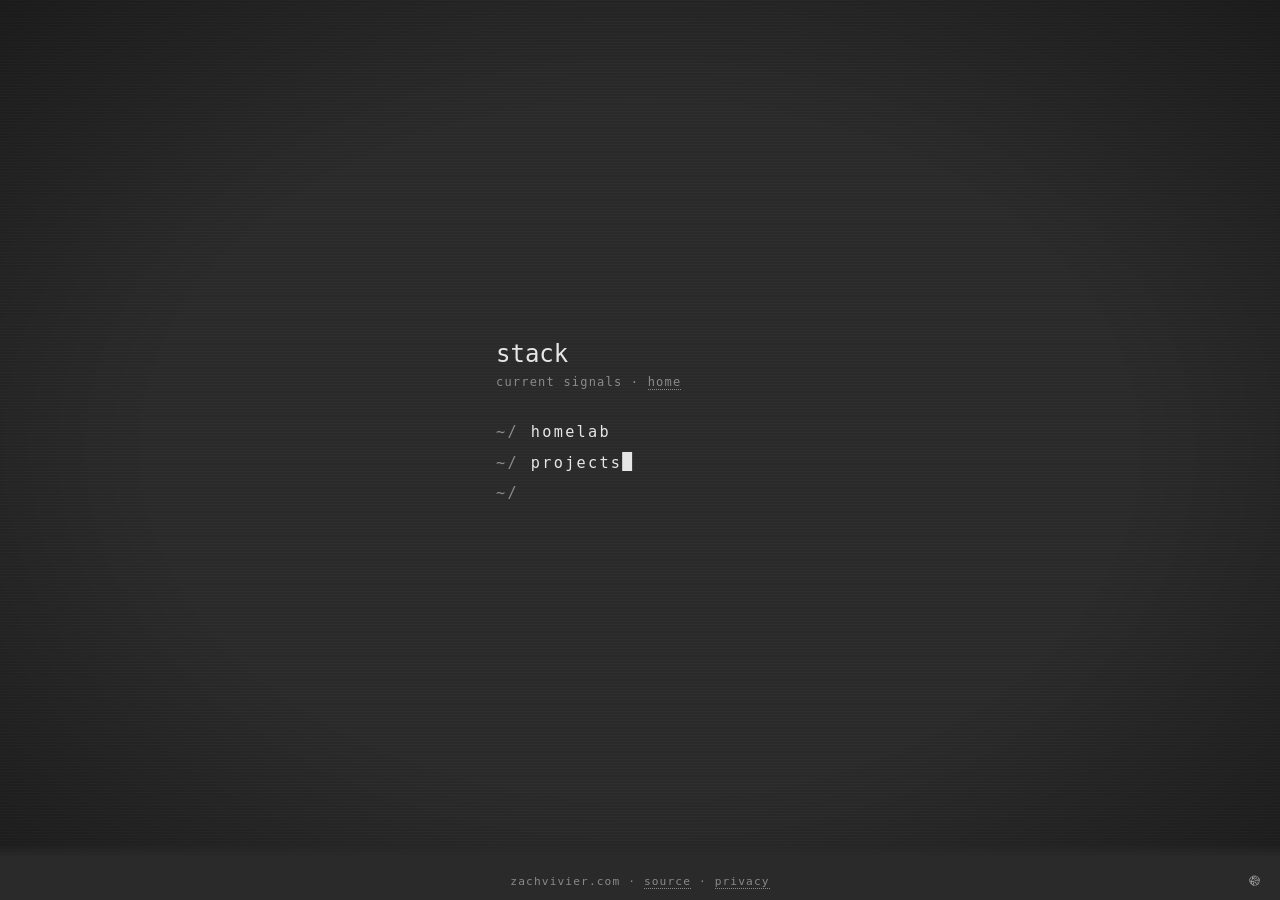
<file: uses/index.html>
<!DOCTYPE html>
<html lang="en">
<head>
<meta charset="utf-8">
<title>uses moved · zachvivier.com</title>
<meta http-equiv="refresh" content="0; url=/stack#homelab">
<link rel="canonical" href="https://zachvivier.com/stack#homelab">
<script>
  window.location.replace('/stack#homelab');
</script>
</head>
<body>
<p>uses moved to <a href="/stack#homelab">/stack#homelab</a>.</p>
</body>
</html>
</file>
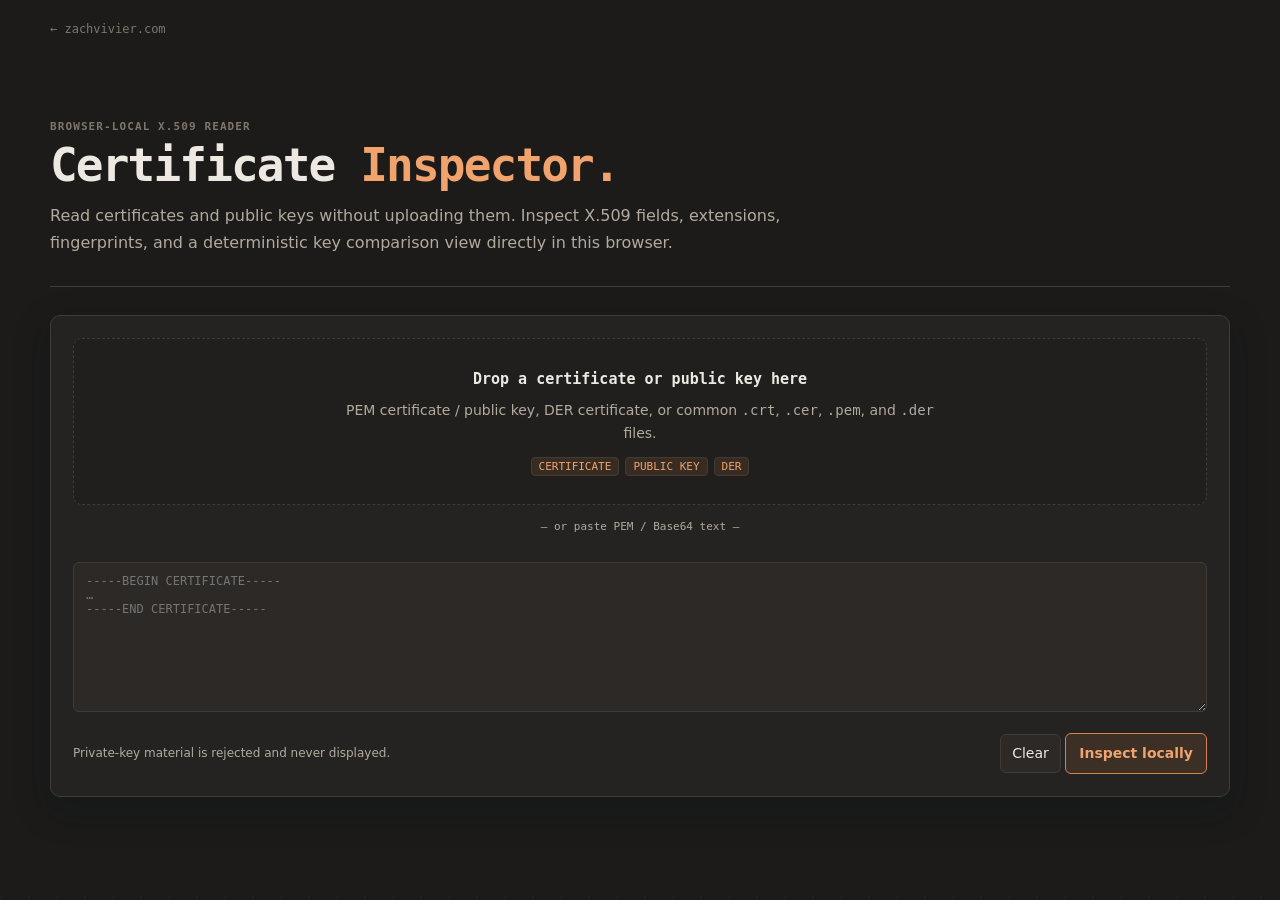
<file: cert-inspector.html>
<!DOCTYPE html>
<html lang="en">
<head>
<meta charset="UTF-8">
<meta http-equiv="Content-Security-Policy" content="default-src 'none'; script-src 'self' 'sha256-4nqWQq13+ETCO5c25KC9iu5Su0JZpXcEQS3Wf00Kzac='; script-src-attr 'none'; style-src 'self' 'unsafe-inline'; img-src 'self' data:; connect-src 'none'; object-src 'none'; base-uri 'none'; form-action 'none'">
<meta name="viewport" content="width=device-width, initial-scale=1.0">
<title>Certificate Inspector — local X.509 reader</title>
<link rel="icon" href="favicon.svg?v=2" type="image/svg+xml">
<link rel="icon" href="favicon-32.png?v=2" type="image/png" sizes="32x32">
<link rel="icon" href="favicon-16.png?v=2" type="image/png" sizes="16x16">
<link rel="apple-touch-icon" href="apple-touch-icon.png?v=2" sizes="180x180">
<style>
:root{--bg:#001219;--surface:#052832;--surface2:#073844;--surface3:#0a4954;--line:rgba(148,210,189,.2);--line2:rgba(148,210,189,.36);--text:#e9d8a6;--mid:#b9cdbd;--muted:#789b91;--mint:#94d2bd;--teal:#D7834B;--amber:#ee9b00;--orange:#ca6702;--red:#f08a73;--red-bg:rgba(174,32,18,.2);--mint-bg:rgba(148,210,189,.12);--amber-bg:rgba(238,155,0,.14);--mono:ui-monospace,SFMono-Regular,Menlo,Consolas,monospace;--sans:-apple-system,BlinkMacSystemFont,"Segoe UI",sans-serif;color-scheme:dark}
[data-theme="light"]{--bg:#f8f1dc;--surface:#fff9e9;--surface2:#efe3bf;--surface3:#e9d8a6;--line:rgba(215,131,75,.18);--line2:rgba(215,131,75,.34);--text:#001219;--mid:#244c50;--muted:#577678;--mint:#0a6e65;--teal:#D7834B;--amber:#ca6702;--orange:#bb3e03;--red:#9b2226;--red-bg:rgba(155,34,38,.12);--mint-bg:rgba(215,131,75,.12);--amber-bg:rgba(202,103,2,.14);color-scheme:light}
[data-theme="light"] .panel{box-shadow:0 10px 30px rgba(0,18,25,.12)}[data-theme="light"] .primary{color:#fff9e9}[data-theme="light"] .error{color:#5c1216}[data-theme="light"] .chip{border-color:rgba(215,131,75,.35)}[data-theme="light"] .row{border-bottom-color:rgba(215,131,75,.14)}[data-theme="light"] .visual{background:var(--surface)}
*{box-sizing:border-box}html{background:var(--bg)}body{margin:0;background:var(--bg);color:var(--text);font:14px/1.55 var(--sans)}button,input,textarea{font:inherit}button{color:inherit;cursor:pointer}.home{position:fixed;top:16px;left:18px;color:var(--muted);font-weight:700;text-decoration:none;font-size:12px;z-index:3}.home:hover{color:var(--mint)}.theme{position:fixed;top:12px;right:16px;border:1px solid var(--line2);border-radius:6px;background:var(--surface);padding:6px 12px;color:var(--mid);z-index:3}.theme:hover{background:var(--surface2);color:var(--text)}main{width:min(1160px,100%);margin:0 auto;padding:72px 24px 52px}.mast{margin-bottom:28px}.eyebrow{color:var(--teal);font:700 11px/1.2 var(--mono);letter-spacing:1.2px;text-transform:uppercase;margin:0 0 8px}.mast h1{font-size:clamp(30px,5vw,48px);letter-spacing:-1.5px;line-height:1.05;margin:0}.mast h1 em{color:var(--mint);font-style:normal}.lede{max-width:760px;color:var(--mid);font-size:16px;margin:14px 0 0}.panel{background:var(--surface);border:1px solid var(--line);border-radius:14px;box-shadow:0 12px 36px rgba(0,18,25,.28);padding:24px;margin:18px 0}.drop{border:2px dashed var(--line2);border-radius:10px;background:var(--bg);padding:28px;text-align:center;transition:.15s;position:relative}.drop.over,.drop:hover{border-color:var(--teal);background:rgba(215,131,75,.1)}.drop input{position:absolute;inset:0;opacity:0;cursor:pointer}.drop h2{margin:0;font-size:18px}.drop p{color:var(--muted);margin:7px auto 0;max-width:610px}.chips{display:flex;justify-content:center;gap:6px;flex-wrap:wrap;margin-top:12px}.chip{font:11px var(--mono);color:var(--mint);border:1px solid rgba(148,210,189,.45);background:var(--mint-bg);padding:2px 7px;border-radius:4px}.or{color:var(--muted);font:11px var(--mono);text-align:center;margin:15px 0}.paste{width:100%;min-height:130px;resize:vertical;border:1px solid var(--line2);border-radius:8px;background:var(--bg);color:var(--text);padding:12px;font:12px/1.45 var(--mono)}.paste:focus{outline:2px solid var(--teal);outline-offset:2px}.actions{display:flex;justify-content:space-between;gap:12px;align-items:center;margin-top:12px;flex-wrap:wrap}.actions p{margin:0;color:var(--muted);font-size:12px}.primary{border:1px solid var(--teal);background:var(--teal);color:#001219;border-radius:6px;font-weight:800;padding:8px 13px}.primary:hover{background:var(--mint)}.clear{border:1px solid var(--line2);background:var(--surface2);border-radius:6px;padding:7px 11px;color:var(--mid)}.clear:hover{color:var(--text);background:var(--surface3)}#errors:empty,#report:empty{display:none}.error{border:1px solid rgba(240,138,115,.5);background:var(--red-bg);color:#ffd0c7;border-radius:8px;padding:11px 13px;margin:10px 0;font-size:13px}.error b{color:var(--text)}.report-head{display:flex;justify-content:space-between;align-items:flex-start;gap:18px;margin-bottom:18px;flex-wrap:wrap}.report-head h2{margin:0;font-size:21px}.report-head p{margin:3px 0 0;color:var(--muted);font:12px var(--mono)}.document{border-top:1px solid var(--line);padding-top:23px;margin-top:23px}.document:first-child{border-top:0;padding-top:0;margin-top:0}.doc-title{display:flex;justify-content:space-between;gap:10px;align-items:center;flex-wrap:wrap;margin:0 0 14px}.doc-title h2{font-size:20px;margin:0}.badge{font:700 10px var(--mono);text-transform:uppercase;letter-spacing:.7px;border:1px solid var(--line2);border-radius:4px;padding:3px 6px;color:var(--mid)}.badge.valid{color:var(--mint);border-color:var(--mint);background:var(--mint-bg)}.badge.alert{color:var(--amber);border-color:var(--amber);background:var(--amber-bg)}.stats{display:grid;grid-template-columns:repeat(auto-fit,minmax(145px,1fr));gap:8px;margin-bottom:18px}.stat{border:1px solid var(--line);border-radius:8px;background:var(--bg);padding:10px}.stat .k{font:700 10px var(--mono);letter-spacing:.8px;text-transform:uppercase;color:var(--muted)}.stat .v{margin-top:4px;font-weight:750;font-size:16px;overflow-wrap:anywhere}.stat .v.mono{font:13px var(--mono)}.columns{display:grid;grid-template-columns:repeat(2,minmax(0,1fr));gap:14px}.block{border:1px solid var(--line);border-radius:10px;background:var(--bg);padding:15px;min-width:0}.block h3{font-size:11px;text-transform:uppercase;letter-spacing:1px;color:var(--teal);margin:0 0 10px}.rows{display:grid;gap:8px}.row{border-bottom:1px solid rgba(148,210,189,.09);padding-bottom:8px;min-width:0}.row:last-child{border-bottom:0;padding-bottom:0}.row .k{font:700 10px var(--mono);letter-spacing:.5px;text-transform:uppercase;color:var(--muted)}.row .v{color:var(--mid);overflow-wrap:anywhere;white-space:pre-wrap}.row .v.mono{font:11.5px/1.5 var(--mono);color:var(--text)}.wide{grid-column:1/-1}.notes{margin:0;padding:0;list-style:none;display:grid;gap:7px}.notes li{border-left:3px solid var(--teal);padding:7px 9px;background:rgba(215,131,75,.08);color:var(--mid)}.notes li.alert{border-color:var(--amber);background:var(--amber-bg)}.notes li.note{border-color:var(--orange)}.visual-wrap{display:grid;grid-template-columns:112px 1fr;gap:15px;align-items:start}.visual{display:grid;grid-template-columns:repeat(8,1fr);gap:2px;aspect-ratio:1;border:1px solid var(--line);padding:3px;background:#001219}.visual span{min-width:0}.caption{color:var(--muted);font-size:12px;margin:0}.extensions{display:grid;gap:10px}.extension{border:1px solid var(--line);border-radius:7px;padding:10px}.extension h4{margin:0 0 7px;color:var(--mid);font-size:13px}.extension h4 small{color:var(--muted);font:10px var(--mono)}.limit{color:var(--muted);font-size:12px;margin:18px 0 0;border-top:1px solid var(--line);padding-top:15px}.limit ul{margin:8px 0 0;padding-left:18px}.limit li{margin:4px 0}@media(max-width:700px){main{padding:65px 14px 36px}.panel{padding:16px}.columns{grid-template-columns:1fr}.wide{grid-column:auto}.visual-wrap{grid-template-columns:92px 1fr}.mast h1{font-size:34px}.drop{padding:24px 14px}.home{left:14px}.theme{right:12px}}
</style>
  <link rel="stylesheet" href="tools.css?v=13">
</head>
<body>
<a class="home" href="index.html">← zachvivier.com</a><button class="theme" id="theme" type="button">Light mode</button>
<main>
  <header class="mast"><p class="eyebrow">Browser-local X.509 reader</p><h1>Certificate <em>Inspector.</em></h1><p class="lede">Read certificates and public keys without uploading them. Inspect X.509 fields, extensions, fingerprints, and a deterministic key comparison view directly in this browser.</p></header>
  <section class="panel" aria-labelledby="input-title">
    <div class="drop" id="drop"><input id="file" type="file" accept=".pem,.crt,.cer,.der,.key,application/x-pem-file,application/pkix-cert,application/x-x509-ca-cert" aria-label="Choose a certificate or public key file"><h2 id="input-title">Drop a certificate or public key here</h2><p>PEM certificate / public key, DER certificate, or common <code>.crt</code>, <code>.cer</code>, <code>.pem</code>, and <code>.der</code> files.</p><div class="chips" aria-hidden="true"><span class="chip">CERTIFICATE</span><span class="chip">PUBLIC KEY</span><span class="chip">DER</span></div></div>
    <p class="or">— or paste PEM / Base64 text —</p>
    <textarea class="paste" id="paste" spellcheck="false" placeholder="-----BEGIN CERTIFICATE-----&#10;…&#10;-----END CERTIFICATE-----"></textarea>
    <div class="actions"><p>Private-key material is rejected and never displayed.</p><div><button class="clear" id="clear" type="button">Clear</button> <button class="primary" id="inspect" type="button">Inspect locally</button></div></div>
    <div id="errors" role="alert" aria-live="polite"></div>
  </section>
  <section id="report" class="panel" aria-live="polite"></section>
</main>
<script src="cert-inspector-core.js"></script>
<script>
(function () {
  'use strict';
  var file = document.getElementById('file');
  var paste = document.getElementById('paste');
  var drop = document.getElementById('drop');
  var errors = document.getElementById('errors');
  var report = document.getElementById('report');
  var theme = document.getElementById('theme');
  var currentBytes = null;
  var currentName = '';

  function node(tag, className, text) { var el = document.createElement(tag); if (className) el.className = className; if (text !== undefined) el.textContent = text; return el; }
  function add(parent, tag, className, text) { var el = node(tag, className, text); parent.appendChild(el); return el; }
  function clear(el) { while (el.firstChild) el.removeChild(el.firstChild); }
  function value(parent, label, text, mono) { var row = add(parent, 'div', 'row'); add(row, 'div', 'k', label); add(row, 'div', 'v' + (mono ? ' mono' : ''), text === undefined || text === null || text === '' ? '—' : String(text)); }
  function block(parent, title, wide) { var el = add(parent, 'section', 'block' + (wide ? ' wide' : '')); add(el, 'h3', '', title); return add(el, 'div', 'rows'); }
  function knownDate(iso) { return iso ? iso.replace('T', ' ').replace('Z', ' UTC') : '—'; }
  function documentStats(parent, doc) {
    var stats = add(parent, 'div', 'stats');
    var key = doc.publicKey;
    function stat(label, text, mono) { var item = add(stats, 'div', 'stat'); add(item, 'div', 'k', label); add(item, 'div', 'v' + (mono ? ' mono' : ''), text); }
    stat('Input', doc.kind === 'certificate' ? 'X.509 certificate' : 'Public key');
    stat('Public key', key.typeLabel || key.type || 'Unrecognized');
    stat('Size', doc.byteLength + ' bytes');
    if (doc.kind === 'certificate') stat('Validity', doc.validity.statusLabel);
  }
  function renderVisual(parent, doc) {
    var rows = block(parent, 'Public key visual fingerprint');
    var wrap = add(rows, 'div', 'visual-wrap');
    var grid = add(wrap, 'div', 'visual');
    doc.publicKey.visual.cells.forEach(function (cell) { var square = node('span'); square.style.backgroundColor = cell.color; square.title = cell.glyph; grid.appendChild(square); });
    var copy = add(wrap, 'div');
    var scope = doc.publicKey.fingerprintScope || 'SubjectPublicKeyInfo';
    var spki = scope === 'SubjectPublicKeyInfo';
    add(copy, 'p', 'caption', doc.publicKey.visual.caption);
    value(copy, scope + ' SHA-256', doc.publicKey.fingerprints.sha256, true);
    value(copy, spki ? 'Pin form (SPKI base64)' : 'Base64 form — not an SPKI pin', doc.publicKey.fingerprints.sha256Base64, true);
  }
  function renderExtensions(parent, extensions) {
    var rows = block(parent, 'Extensions', true);
    if (!extensions || !extensions.length) { add(rows, 'p', 'caption', 'No X.509 extensions were present.'); return; }
    var list = add(rows, 'div', 'extensions');
    extensions.forEach(function (ext) { var item = add(list, 'article', 'extension'); var h = add(item, 'h4', '', ext.name); add(h, 'small', '', ' · ' + ext.oid + (ext.critical ? ' · critical' : '')); var details = add(item, 'div', 'rows'); ext.details.forEach(function (detail) { value(details, detail.label || 'Value', detail.value, false); }); });
  }
  function renderDocument(parent, doc) {
    var article = add(parent, 'article', 'document');
    var head = add(article, 'div', 'doc-title'); add(head, 'h2', '', doc.sourceLabel || doc.label);
    var badge = add(head, 'span', 'badge' + (doc.kind === 'certificate' ? (doc.validity.status === 'valid' ? ' valid' : ' alert') : ''), doc.kind === 'certificate' ? doc.validity.statusLabel : 'Public key');
    documentStats(article, doc);
    var cols = add(article, 'div', 'columns');
    if (doc.kind === 'certificate') {
      var identity = block(cols, 'Identity'); value(identity, 'Subject', doc.subject.text, false); value(identity, 'Issuer', doc.issuer.text, false); value(identity, 'Serial (hex)', doc.serialNumber.hex, true); value(identity, 'Version', doc.version.label);
      var validity = block(cols, 'Validity — local clock'); value(validity, 'Not before', knownDate(doc.validity.notBefore.iso), true); value(validity, 'Not after', knownDate(doc.validity.notAfter.iso), true); value(validity, 'Checked at', knownDate(doc.validity.evaluatedAt), true); value(validity, 'Lifetime', doc.validity.lifetimeDays + ' days');
    }
    var key = block(cols, 'Public key'); value(key, 'Algorithm', doc.publicKey.typeLabel); doc.publicKey.details.forEach(function (detail) { value(key, detail.label, detail.value, detail.label.indexOf('SHA') >= 0 || detail.label.indexOf('Modulus') >= 0); });
    var fingerprint = block(cols, doc.kind === 'certificate' ? 'Certificate fingerprint' : 'Key fingerprint'); value(fingerprint, 'SHA-256', doc.fingerprints.sha256, true); value(fingerprint, 'SHA-1', doc.fingerprints.sha1, true); if (doc.kind === 'certificate') { value(fingerprint, 'Signature algorithm', doc.signatureAlgorithm.label); value(fingerprint, 'Signature size', doc.signature.bits + ' bits'); }
    renderVisual(cols, doc);
    if (doc.kind === 'certificate') { renderExtensions(cols, doc.extensions); var notes = block(cols, 'Observations', true); var list = add(notes, 'ul', 'notes'); doc.observations.forEach(function (item) { add(list, 'li', item.tone, item.text); }); }
  }
  function render(result) {
    clear(errors); clear(report);
    result.problems.forEach(function (problem) { var item = add(errors, 'div', 'error'); add(item, 'b', '', problem.label + ': '); item.appendChild(document.createTextNode(problem.message)); });
    if (!result.documents.length) return;
    var head = add(report, 'div', 'report-head'); var title = add(head, 'div'); add(title, 'h2', '', result.documents.length + ' parsed document' + (result.documents.length === 1 ? '' : 's')); add(title, 'p', '', result.source.name + ' · ' + result.source.format + ' · ' + result.source.byteLength + ' bytes');
    result.documents.forEach(function (doc) { renderDocument(report, doc); });
    var limits = add(report, 'div', 'limit'); add(limits, 'strong', '', 'Important limits'); var list = add(limits, 'ul'); result.limitations.forEach(function (text) { add(list, 'li', '', text); });
    report.scrollIntoView({ behavior: 'smooth', block: 'start' });
  }
  function inspect(input, name) { try { render(CertInspector.inspect(input, { name: name || 'pasted text' })); } catch (error) { clear(errors); add(errors, 'div', 'error', error && error.message ? error.message : 'The input could not be inspected.'); } }
  function choose(selected) { if (!selected) return; currentName = selected.name || 'local file'; var reader = new FileReader(); reader.onerror = function () { clear(errors); add(errors, 'div', 'error', 'The selected file could not be read locally.'); }; reader.onload = function () { currentBytes = new Uint8Array(reader.result); paste.value = ''; inspect(currentBytes, currentName); }; reader.readAsArrayBuffer(selected); }
  file.addEventListener('change', function () { choose(file.files[0]); });
  ['dragenter', 'dragover'].forEach(function (type) { drop.addEventListener(type, function (event) { event.preventDefault(); drop.classList.add('over'); }); });
  ['dragleave', 'drop'].forEach(function (type) { drop.addEventListener(type, function (event) { event.preventDefault(); drop.classList.remove('over'); }); });
  drop.addEventListener('drop', function (event) { choose(event.dataTransfer.files[0]); });
  document.getElementById('inspect').addEventListener('click', function () { var text = paste.value; if (text.trim()) { currentBytes = null; inspect(text, 'pasted text'); } else if (currentBytes) inspect(currentBytes, currentName); else { clear(errors); add(errors, 'div', 'error', 'Choose a certificate/public-key file or paste PEM/Base64 text first.'); } });
  document.getElementById('clear').addEventListener('click', function () { currentBytes = null; currentName = ''; file.value = ''; paste.value = ''; clear(errors); clear(report); paste.focus(); });
  theme.addEventListener('click', function () { var light = document.documentElement.dataset.theme !== 'light'; if (light) document.documentElement.dataset.theme = 'light'; else delete document.documentElement.dataset.theme; theme.textContent = light ? 'Dark mode' : 'Light mode'; });
}());
</script>
</body>
</html>
</file>
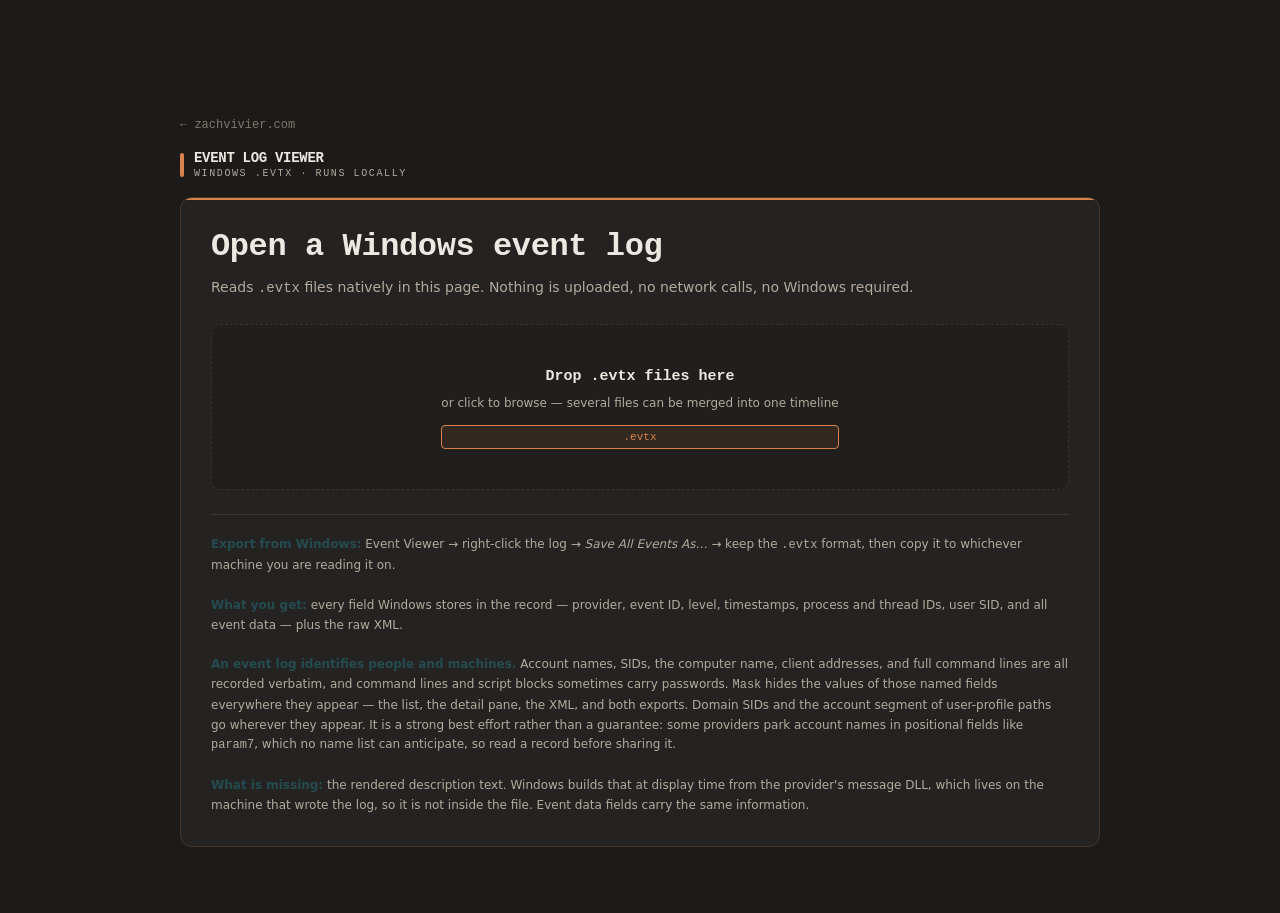
<file: event-viewer.html>
<!DOCTYPE html>
<html lang="en">
<head>
<meta charset="UTF-8">
<meta http-equiv="Content-Security-Policy" content="default-src 'none'; script-src 'self' 'sha256-NsjrTkhhRN9bbLEcxXHOJBcyIauqv+3PlGGkPb8vMrA=' 'sha256-uRUgRYbpMRdySjdSlWhM64DMrDVn0yCWwYZOmtBv9NU='; script-src-attr 'none'; style-src 'self' 'unsafe-inline'; img-src 'self' data:; connect-src 'none'; object-src 'none'; base-uri 'none'; form-action 'none'">
<meta name="viewport" content="width=device-width, initial-scale=1.0">
<title>Event Log Viewer — .evtx reader</title>
<link rel="icon" href="favicon.svg?v=2" type="image/svg+xml">
<link rel="icon" href="favicon-32.png?v=2" type="image/png" sizes="32x32">
<link rel="icon" href="favicon-16.png?v=2" type="image/png" sizes="16x16">
<link rel="apple-touch-icon" href="apple-touch-icon.png?v=2" sizes="180x180">
<style>
  :root {
    /* palette: 001219 005f73 0a9396 94d2bd e9d8a6 ee9b00 ca6702 bb3e03 ae2012 9b2226 */
    --bg:#001219; --surface:#052832; --surface2:#073844; --surface3:#0A4954;
    --border:rgba(148,210,189,0.18); --border2:rgba(148,210,189,0.32);
    --text:#E9D8A6; --text-mid:#B9CDBD; --text-muted:#789B91;
    --ok:#94D2BD; --ok-dim:rgba(148,210,189,0.13);
    --warn:#EE9B00; --warn-dim:rgba(238,155,0,0.15);
    --err:#AE2012; --err-dim:rgba(174,32,18,0.22);
    --info:#D7834B; --info-dim:rgba(215,131,75,0.18);
    --alt:#CA6702; --alt-dim:rgba(202,103,2,0.16);
    --mono:'SF Mono','Geist Mono',ui-monospace,Menlo,Consolas,monospace;
    --sans:-apple-system,BlinkMacSystemFont,'Geist','Segoe UI',Helvetica,Arial,sans-serif;
    /* themed surfaces and accents */
    --bar-bg:#001219;
    --row-line:rgba(148,210,189,0.07);
    --row-hover:rgba(148,210,189,0.05);
    --sel-line:rgba(148,210,189,0.08);
    --mark-bg:rgba(233,216,166,0.30);
    --info-text:#94D2BD;
    --err-text:#F08A73;
    --ok-text:#94D2BD;
    --accent:var(--ok);
    --scroll:#D7834B; --scroll-hi:#D7834B;
    --shadow:0 8px 40px rgba(0,18,25,0.58);
    --xtag:#94D2BD; --xatt:#D7834B; --xval:#EE9B00;
    color-scheme:dark;
  }
  :root[data-theme="light"] {
    --bg:#F8F1DC; --surface:#FFF9E9; --surface2:#EFE3BF; --surface3:#E9D8A6;
    --border:rgba(215,131,75,0.18); --border2:rgba(215,131,75,0.34);
    --text:#001219; --text-mid:#244C50; --text-muted:#577678;
    --ok:#D7834B; --ok-dim:rgba(215,131,75,0.10);
    --warn:#CA6702; --warn-dim:rgba(202,103,2,0.14);
    --err:#9B2226; --err-dim:rgba(155,34,38,0.12);
    --info:#D7834B; --info-dim:rgba(215,131,75,0.12);
    --alt:#BB3E03; --alt-dim:rgba(187,62,3,0.11);
    --bar-bg:#FFF9E9;
    --row-line:rgba(0,18,25,0.08);
    --row-hover:rgba(0,18,25,0.04);
    --sel-line:rgba(0,18,25,0.09);
    --mark-bg:rgba(238,155,0,0.40);
    --info-text:#D7834B;
    --err-text:#9B2226;
    --ok-text:#D7834B;
    --accent:#D7834B;
    --scroll:#94D2BD; --scroll-hi:#D7834B;
    --shadow:0 8px 32px rgba(0,18,25,0.12);
    --xtag:#D7834B; --xatt:#0A6E65; --xval:#CA6702;
    color-scheme:light;
  }
  * { box-sizing:border-box; margin:0; padding:0; }
  html,body { height:100%; }
  body { background:var(--bg); color:var(--text); font-family:var(--sans); font-size:13px; -webkit-font-smoothing:antialiased; overflow:hidden; }
  button { font-family:inherit; font-size:inherit; color:inherit; background:none; border:none; cursor:pointer; }
  ::-webkit-scrollbar { width:10px; height:10px; }
  ::-webkit-scrollbar-track { background:var(--bg); }
  ::-webkit-scrollbar-thumb { background:var(--scroll); border-radius:5px; border:2px solid var(--bg); }
  ::-webkit-scrollbar-thumb:hover { background:var(--scroll-hi); }
  :focus-visible { outline:2px solid var(--info); outline-offset:2px; }

  /* ---------- upload ---------- */
  #upload { display:flex; flex-direction:column; align-items:center; justify-content:center; height:100vh; padding:32px 20px; overflow:auto; }
  .mark { flex:0 0 auto; display:flex; align-items:center; gap:12px; margin-top:auto; margin-bottom:40px; }
  .mark-bar { width:5px; height:38px; background:var(--accent); border-radius:3px; }
  .mark-t { font-size:19px; font-weight:800; letter-spacing:-0.3px; line-height:1.1; }
  .mark-t span { display:block; font-size:10.5px; font-weight:600; color:var(--text-muted); letter-spacing:1.6px; text-transform:uppercase; margin-top:3px; }
  .card { flex:0 0 auto; background:var(--surface); border:1px solid var(--border); border-radius:16px; padding:44px 48px; width:100%; max-width:600px; margin-bottom:auto; position:relative; overflow:hidden; box-shadow:var(--shadow); }
  .card::before { content:''; position:absolute; inset:0 0 auto 0; height:3px; background:linear-gradient(90deg,var(--accent),var(--info)); }
  .card h1 { font-size:23px; font-weight:800; letter-spacing:-0.4px; margin-bottom:8px; }
  .card .lede { color:var(--text-muted); line-height:1.6; margin-bottom:30px; }
  .drop { border:2px dashed var(--border2); border-radius:12px; padding:40px 24px; text-align:center; cursor:pointer; transition:.15s; position:relative; background:var(--bg); }
  .drop:hover,.drop.over { border-color:var(--info); background:var(--info-dim); }
  .drop input { position:absolute; inset:0; opacity:0; cursor:pointer; }
  .drop h3 { font-size:15px; font-weight:700; margin-bottom:4px; }
  .drop p { color:var(--text-muted); font-size:12px; }
  .ext { display:inline-block; margin-top:12px; font-family:var(--mono); font-size:11px; color:var(--ok); border:1px solid var(--ok); background:var(--ok-dim); padding:2px 9px; border-radius:4px; }
  .note { margin-top:26px; padding-top:20px; border-top:1px solid var(--border); color:var(--text-muted); font-size:12px; line-height:1.65; }
  .note strong { color:var(--text-mid); font-weight:600; }
  .theme-fab { position:fixed; top:16px; right:16px; z-index:20; background:var(--surface); border:1px solid var(--border2); border-radius:6px; padding:6px 12px; font-size:12px; font-weight:500; color:var(--text-mid); }
  .theme-fab:hover { background:var(--surface2); color:var(--text); }
  .home-link { position:fixed; top:16px; left:16px; z-index:20; color:var(--text-muted); font-size:12px; font-weight:600; text-decoration:none; }
  .home-link:hover { color:var(--ok); }
  #err { display:none; margin-top:16px; background:var(--err-dim); border:1px solid rgba(174,32,18,0.4); color:var(--err-text); border-radius:8px; padding:10px 14px; font-size:12.5px; }
  #busy { display:none; margin-top:20px; color:var(--text-mid); font-size:12.5px; font-family:var(--mono); }

  /* ---------- shell ---------- */
  #app { display:none; height:100vh; flex-direction:column; }
  .bar { height:52px; flex:0 0 auto; display:flex; align-items:center; gap:16px; padding:0 16px; background:var(--bar-bg); border-bottom:1px solid var(--border); }
  .bar-home { flex:0 0 auto; color:var(--text-muted); font-size:20px; line-height:1; text-decoration:none; }
  .bar-home:hover { color:var(--ok); }
  .bar-mark { display:flex; align-items:center; gap:9px; font-weight:800; font-size:14.5px; letter-spacing:-0.2px; white-space:nowrap; }
  .bar-mark::before { content:''; width:4px; height:22px; background:var(--accent); border-radius:2px; }
  .bar-files { display:flex; gap:6px; overflow:auto; flex:1; }
  .chip { flex:0 0 auto; display:flex; align-items:center; gap:7px; background:var(--surface2); border:1px solid var(--border2); border-radius:6px; padding:4px 8px; font-family:var(--mono); font-size:11px; color:var(--text-mid); }
  .chip b { color:var(--text); font-weight:500; }
  .chip .x { color:var(--text-muted); padding:0 2px; }
  .chip .x:hover { color:var(--err-text); }
  .btn { background:var(--surface2); border:1px solid var(--border2); border-radius:6px; padding:6px 12px; font-size:12px; font-weight:500; color:var(--text-mid); transition:.12s; white-space:nowrap; }
  .btn:hover { background:var(--surface3); color:var(--text); border-color:var(--border2); }
  .btn.on { background:var(--info-dim); border-color:var(--info); color:var(--info-text); }
  .btn.warnon { background:var(--warn-dim); border-color:var(--warn); color:var(--warn); }
  .bar-right { display:flex; gap:7px; align-items:center; }

  /* ---------- stats + timeline ---------- */
  .head { flex:0 0 auto; padding:14px 16px; border-bottom:1px solid var(--border); background:var(--surface); }
  .stats { display:grid; grid-template-columns:repeat(auto-fit,minmax(122px,1fr)); gap:8px; margin-bottom:12px; }
  .stat { background:var(--bg); border:1px solid var(--border); border-radius:8px; padding:9px 11px; }
  .stat .k { font-size:9.5px; text-transform:uppercase; letter-spacing:1.1px; color:var(--text-muted); font-weight:600; margin-bottom:4px; }
  .stat .v { font-size:19px; font-weight:700; font-family:var(--mono); letter-spacing:-0.5px; line-height:1.1; }
  .stat .s { font-size:10.5px; color:var(--text-muted); margin-top:3px; font-family:var(--mono); }
  .stat.err .v { color:var(--err-text); } .stat.warn .v { color:var(--warn); } .stat.ok .v { color:var(--ok); }
  .tl-wrap { position:relative; }
  .tl-head { display:flex; justify-content:space-between; align-items:baseline; margin-bottom:5px; }
  .tl-head .lab { font-size:9.5px; text-transform:uppercase; letter-spacing:1.1px; color:var(--text-muted); font-weight:600; }
  .tl-head .rng { font-family:var(--mono); font-size:10.5px; color:var(--text-muted); }
  .tl-head .rng b { color:var(--info); font-weight:500; }
  #tl { width:100%; height:64px; display:block; cursor:crosshair; user-select:none; }
  #tl rect.b { transition:opacity .1s; }
  #tl:hover rect.b { opacity:.85; }

  /* ---------- filters ---------- */
  .filters { flex:0 0 auto; display:flex; gap:8px; align-items:center; padding:9px 16px; border-bottom:1px solid var(--border); background:var(--surface2); flex-wrap:wrap; }
  .search { flex:1; min-width:200px; position:relative; }
  .search input { width:100%; background:var(--bg); border:1px solid var(--border2); border-radius:6px; padding:7px 11px 7px 30px; color:var(--text); font-family:var(--sans); font-size:12.5px; }
  .search input:focus { outline:none; border-color:var(--info); }
  .search::before { content:'⌕'; position:absolute; left:10px; top:50%; transform:translateY(-50%); color:var(--text-muted); font-size:15px; }
  select { background:var(--bg); border:1px solid var(--border2); border-radius:6px; padding:7px 9px; color:var(--text-mid); font-family:var(--sans); font-size:12px; max-width:230px; }
  select:focus { outline:none; border-color:var(--info); }
  .lvls { display:flex; gap:4px; }
  .lvl { border:1px solid var(--border2); border-radius:6px; padding:6px 10px; font-size:11.5px; font-weight:600; color:var(--text-muted); background:var(--bg); }
  .lvl.on[data-l="crit"],.lvl.on[data-l="err"] { background:var(--err-dim); border-color:var(--err); color:var(--err-text); }
  .lvl.on[data-l="warn"] { background:var(--warn-dim); border-color:var(--warn); color:var(--warn); }
  .lvl.on[data-l="info"] { background:var(--ok-dim); border-color:var(--ok); color:var(--ok-text); }
  .lvl.on[data-l="verb"] { background:var(--alt-dim); border-color:var(--alt); color:var(--alt); }

  /* ---------- split ---------- */
  .split { flex:1; display:flex; min-height:0; }
  .list { flex:1; min-width:0; overflow:auto; }
  .detail { width:44%; min-width:330px; max-width:760px; border-left:1px solid var(--border); background:var(--surface); display:flex; flex-direction:column; overflow:hidden; }
  .grip { width:5px; cursor:col-resize; background:var(--border); flex:0 0 auto; }
  .grip:hover { background:var(--info); }

  table { width:100%; border-collapse:collapse; }
  thead th { position:sticky; top:0; z-index:5; background:var(--surface2); text-align:left; font-size:9.5px; text-transform:uppercase; letter-spacing:1px; color:var(--text-muted); font-weight:700; padding:8px 10px; border-bottom:1px solid var(--border2); cursor:pointer; white-space:nowrap; }
  thead th:hover { color:var(--text); }
  thead th .ar { color:var(--info); }
  tbody tr { border-bottom:1px solid var(--row-line); cursor:pointer; }
  tbody tr:hover { background:var(--row-hover); }
  tbody tr.sel { background:var(--info-dim); box-shadow:inset 2px 0 0 var(--info); }
  tbody td { padding:7px 10px; vertical-align:top; font-size:12px; }
  td.t { font-family:var(--mono); font-size:11px; color:var(--text-mid); white-space:nowrap; }
  td.id { font-family:var(--mono); font-size:11.5px; color:var(--text); white-space:nowrap; }
  td.p { color:var(--text-mid); white-space:nowrap; max-width:210px; overflow:hidden; text-overflow:ellipsis; }
  td.sum { color:var(--text-muted); font-size:11.5px; overflow:hidden; text-overflow:ellipsis; white-space:nowrap; max-width:0; }
  .pill { display:inline-block; padding:1.5px 7px; border-radius:4px; font-size:10px; font-weight:700; letter-spacing:.3px; text-transform:uppercase; white-space:nowrap; }
  .pill.crit,.pill.err { background:var(--err-dim); color:var(--err-text); }
  .pill.warn { background:var(--warn-dim); color:var(--warn); }
  .pill.info { background:var(--ok-dim); color:var(--ok-text); }
  .pill.verb { background:var(--alt-dim); color:var(--alt); }
  .empty { padding:60px 20px; text-align:center; color:var(--text-muted); }
  #more { padding:11px; text-align:center; color:var(--text-muted); font-size:11.5px; font-family:var(--mono); }

  /* ---------- detail ---------- */
  .d-head { flex:0 0 auto; padding:14px 16px; border-bottom:1px solid var(--border); }
  .d-head .l1 { display:flex; align-items:center; gap:9px; margin-bottom:7px; flex-wrap:wrap; }
  .d-head h2 { font-size:15px; font-weight:700; letter-spacing:-0.2px; }
  .d-head .l2 { font-family:var(--mono); font-size:11px; color:var(--text-muted); line-height:1.7; }
  .tabs { flex:0 0 auto; display:flex; gap:2px; padding:0 12px; border-bottom:1px solid var(--border); background:var(--surface2); }
  .tab { padding:8px 13px; font-size:11.5px; font-weight:600; color:var(--text-muted); border-bottom:2px solid transparent; }
  .tab.on { color:var(--text); border-bottom-color:var(--accent); }
  .d-body { flex:1; overflow:auto; padding:14px 16px; }
  .kv { width:100%; border-collapse:collapse; }
  .kv td { padding:6px 8px; vertical-align:top; border-bottom:1px solid var(--sel-line); font-size:12px; }
  .kv td.k { width:34%; color:var(--text-muted); font-family:var(--mono); font-size:11px; white-space:nowrap; }
  .kv td.v { color:var(--text); font-family:var(--mono); font-size:11.5px; word-break:break-word; white-space:pre-wrap; }
  .kv tr.hi td.k { color:var(--warn); }
  .sec-lab { font-size:9.5px; text-transform:uppercase; letter-spacing:1.1px; color:var(--text-muted); font-weight:700; margin:16px 0 6px; }
  .sec-lab:first-child { margin-top:0; }
  pre.xml { background:var(--bg); border:1px solid var(--border); border-radius:8px; padding:12px; font-family:var(--mono); font-size:11px; line-height:1.55; color:var(--text-mid); white-space:pre-wrap; word-break:break-word; }
  .xtag { color:var(--xtag); } .xatt { color:var(--xatt); } .xval { color:var(--xval); }
  .hint { background:var(--surface2); border:1px solid var(--border2); border-left:3px solid var(--info); border-radius:6px; padding:10px 12px; color:var(--text-muted); font-size:11.5px; line-height:1.6; margin-bottom:14px; }
  .none { color:var(--text-muted); font-size:12px; padding:8px 0; }
  mark { background:var(--mark-bg); color:var(--text); border-radius:2px; }
  @media (max-width:900px) {
    #app { width:100vw; max-width:100vw; overflow:hidden; }
    .bar { overflow-x:auto; overflow-y:hidden; }
    .bar-files,.bar-right { flex:0 0 auto; }
    .detail { position:fixed; inset:52px 0 0 0; width:100%; max-width:none; z-index:50; }
    .grip { display:none; }
  }
  @media (prefers-reduced-motion:reduce) { * { transition:none !important; } }
</style>
  <link rel="stylesheet" href="tools.css?v=13">
</head>
<body>

<div id="upload">
  <a class="home-link" href="index.html">← zachvivier.com</a>
  <button class="theme-fab" data-theme-toggle>Light</button>
  <div class="mark"><div class="mark-bar"></div><div class="mark-t">Event Log Viewer<span>Windows .evtx · runs locally</span></div></div>
  <div class="card">
    <h1>Open a Windows event log</h1>
    <p class="lede">Reads <code>.evtx</code> files natively in this page. Nothing is uploaded, no network calls, no Windows required.</p>
    <div class="drop" id="drop">
      <input type="file" id="file" accept=".evtx" multiple>
      <h3>Drop .evtx files here</h3>
      <p>or click to browse — several files can be merged into one timeline</p>
      <span class="ext">.evtx</span>
    </div>
    <div id="err"></div>
    <div id="busy">Parsing…</div>
    <div class="note">
      <strong>Export from Windows:</strong> Event Viewer → right-click the log → <em>Save All Events As…</em> → keep the <code>.evtx</code> format, then copy it to whichever machine you are reading it on.<br><br>
      <strong>What you get:</strong> every field Windows stores in the record — provider, event ID, level, timestamps, process and thread IDs, user SID, and all event data — plus the raw XML.<br><br>
      <strong>An event log identifies people and machines.</strong> Account names, SIDs, the computer name, client addresses, and full command lines are all recorded verbatim, and command lines and script blocks sometimes carry passwords. <code>Mask</code> hides the values of those named fields everywhere they appear — the list, the detail pane, the XML, and both exports. Domain SIDs and the account segment of user-profile paths go wherever they appear. It is a strong best effort rather than a guarantee: some providers park account names in positional fields like <code>param7</code>, which no name list can anticipate, so read a record before sharing it.<br><br>
      <strong>What is missing:</strong> the rendered description text. Windows builds that at display time from the provider's message DLL, which lives on the machine that wrote the log, so it is not inside the file. Event data fields carry the same information.
    </div>
  </div>
</div>

<div id="app">
  <div class="bar">
    <a class="bar-home" href="index.html" aria-label="Back to zachvivier.com" title="Back to zachvivier.com">← zachvivier.com</a>
    <a class="bar-mark" href="index.html" style="color:inherit;text-decoration:none" title="Back to zachvivier.com">Event Log Viewer</a>
    <div class="bar-files" id="chips"></div>
    <div class="bar-right">
      <button class="btn" data-theme-toggle title="Switch between dark and light">Light</button>
      <button class="btn" id="tzBtn" title="Switch between local time and UTC">Local</button>
      <button class="btn" id="maskBtn" title="Hide account, address, and credential values">Mask</button>
      <button class="btn" id="csvBtn">CSV</button>
      <button class="btn" id="jsonBtn">JSON</button>
      <button class="btn" id="addBtn">Add file</button>
      <input type="file" id="file2" accept=".evtx" multiple hidden>
    </div>
  </div>

  <div class="head">
    <div class="stats" id="stats"></div>
    <div class="tl-wrap">
      <div class="tl-head">
        <span class="lab">Activity</span>
        <span class="rng" id="tlRange"></span>
      </div>
      <svg id="tl" preserveAspectRatio="none"></svg>
    </div>
  </div>

  <div class="filters">
    <div class="search"><input id="q" type="search" placeholder="Search all fields and XML…  (press / to focus)"></div>
    <div class="lvls" id="lvls">
      <button class="lvl on" data-l="crit">Critical</button>
      <button class="lvl on" data-l="err">Error</button>
      <button class="lvl on" data-l="warn">Warning</button>
      <button class="lvl on" data-l="info">Info</button>
      <button class="lvl on" data-l="verb">Verbose</button>
    </div>
    <select id="prov"><option value="">All providers</option></select>
    <select id="eid"><option value="">All event IDs</option></select>
    <button class="btn" id="clr">Reset</button>
  </div>

  <div class="split">
    <div class="list" id="list">
      <table>
        <thead><tr>
          <th data-s="timeMs" style="width:170px">Time</th>
          <th data-s="levelRank" style="width:96px">Level</th>
          <th data-s="eventIdNum" style="width:84px">Event ID</th>
          <th data-s="provider">Source</th>
          <th data-s="computer" style="width:150px">Computer</th>
          <th>Event data</th>
        </tr></thead>
        <tbody id="rows"></tbody>
      </table>
      <div id="more"></div>
    </div>
    <div class="grip" id="grip"></div>
    <div class="detail" id="detail">
      <div class="d-head"><div class="l1"><h2 id="dTitle">No event selected</h2></div><div class="l2" id="dMeta">Pick a row to see everything the record contains.</div></div>
      <div class="tabs"><button class="tab on" data-t="gen">General</button><button class="tab" data-t="sys">System</button><button class="tab" data-t="xml">XML</button></div>
      <div class="d-body" id="dBody"><div class="none">Nothing selected.</div></div>
    </div>
  </div>
</div>

<script>
/* EVTX (Windows XML Event Log) parser - pure JS, no dependencies.
   Format reference: libyal/libevtx documentation. */

const EVTX = (function () {
  const FILE_MAGIC = 'ElfFile\0';
  const CHUNK_MAGIC = 'ElfChnk\0';
  const REC_MAGIC = 0x00002a2a;
  const CHUNK_SIZE = 0x10000;

  const utf16 = new TextDecoder('utf-16le');
  const utf8 = new TextDecoder('utf-8');

  function ascii(u8, off, len) {
    let s = '';
    for (let i = 0; i < len; i++) s += String.fromCharCode(u8[off + i]);
    return s;
  }
  function xmlEscape(s) {
    return String(s).replace(/&/g, '&amp;').replace(/</g, '&lt;')
      .replace(/>/g, '&gt;').replace(/"/g, '&quot;');
  }
  function trimNulls(s) { return s.replace(/\0+$/, ''); }
  function hex(n, w) { return '0x' + n.toString(16).padStart(w, '0'); }

  // FILETIME (100ns since 1601-01-01) -> JS ms epoch
  function filetimeToMs(bi) {
    return Number(bi / 10000n) - 11644473600000;
  }
  function isoFromFiletime(bi) {
    if (bi === 0n) return '';
    const ms = filetimeToMs(bi);
    if (!isFinite(ms) || ms < -62135596800000 || ms > 253402300799999) return '';
    const d = new Date(ms);
    const sub = (bi % 10000000n).toString().padStart(7, '0');
    return d.toISOString().slice(0, 19) + '.' + sub + 'Z';
  }

  function guidStr(u8, o) {
    const dv = new DataView(u8.buffer, u8.byteOffset + o, 16);
    const h = (n, w) => n.toString(16).padStart(w, '0');
    let s = h(dv.getUint32(0, true), 8) + '-' + h(dv.getUint16(4, true), 4) + '-' +
      h(dv.getUint16(6, true), 4) + '-';
    for (let i = 8; i < 10; i++) s += h(u8[o + i], 2);
    s += '-';
    for (let i = 10; i < 16; i++) s += h(u8[o + i], 2);
    return '{' + s + '}';
  }

  function sidStr(u8, o, size) {
    const dv = new DataView(u8.buffer, u8.byteOffset);
    const rev = u8[o];
    const subCount = u8[o + 1];
    let auth = 0n;
    for (let i = 0; i < 6; i++) auth = (auth << 8n) | BigInt(u8[o + 2 + i]);
    let s = 'S-' + rev + '-' + auth.toString();
    const max = Math.min(subCount, Math.floor((size - 8) / 4));
    for (let i = 0; i < max; i++) s += '-' + dv.getUint32(o + 8 + i * 4, true);
    return s;
  }

  function systemtimeStr(u8, o) {
    const dv = new DataView(u8.buffer, u8.byteOffset + o, 16);
    const g = i => dv.getUint16(i * 2, true);
    const p = (n, w) => String(n).padStart(w, '0');
    return `${p(g(0), 4)}-${p(g(1), 2)}-${p(g(3), 2)}T${p(g(4), 2)}:${p(g(5), 2)}:${p(g(6), 2)}.${p(g(7), 3)}Z`;
  }

  // ---------------------------------------------------------------- chunk ---
  function ChunkReader(u8, chunkStart) {
    this.u8 = u8;
    this.dv = new DataView(u8.buffer, u8.byteOffset, u8.byteLength);
    this.cs = chunkStart;
    this.names = new Map();
  }

  ChunkReader.prototype.readName = function (rel) {
    if (this.names.has(rel)) return this.names.get(rel);
    const o = this.cs + rel;
    const nchar = this.dv.getUint16(o + 6, true);
    const str = utf16.decode(this.u8.subarray(o + 8, o + 8 + nchar * 2));
    this.names.set(rel, str);
    return str;
  };

  // Reads a name that may be stored inline at cursor position.
  ChunkReader.prototype.nameAt = function (cur) {
    const rel = this.dv.getUint32(cur.p, true);
    cur.p += 4;
    const inlineRel = cur.p - this.cs;
    const name = this.readName(rel);
    if (rel === inlineRel) {
      const nchar = this.dv.getUint16(cur.p + 6, true);
      cur.p += 8 + nchar * 2 + 2; // struct + string + null terminator
    }
    return name;
  };

  // -------------------------------------------------------------- values ---
  // Returns string, or array of strings for array types.
  ChunkReader.prototype.value = function (type, off, size) {
    const dv = this.dv, u8 = this.u8;
    if (size === 0 && type !== 0x00) return '';
    switch (type) {
      case 0x00: return '';
      case 0x01: return trimNulls(utf16.decode(u8.subarray(off, off + size)));
      case 0x02: return trimNulls(utf8.decode(u8.subarray(off, off + size)));
      case 0x03: return String(dv.getInt8(off));
      case 0x04: return String(dv.getUint8(off));
      case 0x05: return String(dv.getInt16(off, true));
      case 0x06: return String(dv.getUint16(off, true));
      case 0x07: return String(dv.getInt32(off, true));
      case 0x08: return String(dv.getUint32(off, true));
      case 0x09: return dv.getBigInt64(off, true).toString();
      case 0x0a: return dv.getBigUint64(off, true).toString();
      case 0x0b: return String(dv.getFloat32(off, true));
      case 0x0c: return String(dv.getFloat64(off, true));
      case 0x0d: return dv.getUint32(off, true) !== 0 ? 'true' : 'false';
      case 0x0e: { // binary
        let s = '';
        for (let i = 0; i < size; i++) s += u8[off + i].toString(16).padStart(2, '0').toUpperCase();
        return s;
      }
      case 0x0f: return size >= 16 ? guidStr(u8, off) : '';
      case 0x10: return size === 8 ? hex(Number(dv.getBigUint64(off, true)), 16) : hex(dv.getUint32(off, true), 8);
      case 0x11: return isoFromFiletime(dv.getBigUint64(off, true));
      case 0x12: return systemtimeStr(u8, off);
      case 0x13: return size >= 8 ? sidStr(u8, off, size) : '';
      case 0x14: return hex(dv.getUint32(off, true), 8);
      case 0x15: return '0x' + dv.getBigUint64(off, true).toString(16).padStart(16, '0');
      case 0x21: { // embedded BinXml
        const cur = { p: off, end: off + size };
        return this.fragment(cur, null);
      }
      case 0x81: { // array of unicode strings
        const raw = utf16.decode(u8.subarray(off, off + size));
        const parts = raw.split('\0');
        if (parts.length && parts[parts.length - 1] === '') parts.pop();
        return parts;
      }
      case 0x86: case 0x87: case 0x88: case 0x89: case 0x8a: case 0x8f:
      case 0x94: case 0x95: case 0x91: {
        const base = type & 0x7f;
        const w = { 0x06: 2, 0x07: 4, 0x08: 4, 0x09: 8, 0x0a: 8, 0x0f: 16, 0x11: 8, 0x14: 4, 0x15: 8 }[base] || size;
        const out = [];
        for (let i = 0; i + w <= size; i += w) out.push(this.value(base, off + i, w));
        return out;
      }
      default: {
        let s = '';
        for (let i = 0; i < size; i++) s += u8[off + i].toString(16).padStart(2, '0');
        return s;
      }
    }
  };

  function flat(v) { return Array.isArray(v) ? v.join('\n') : v; }

  // -------------------------------------------------------------- binxml ---
  // subs: array of {type, off, size} or null
  ChunkReader.prototype.fragment = function (cur, subs) {
    let out = '';
    const limit = cur.end;
    while (cur.p < limit) {
      const tok = this.u8[cur.p] & 0x0f;
      if (tok === 0x00) { cur.p += 1; break; }
      if (tok === 0x0f) { cur.p += 4; continue; }          // fragment header
      if (tok === 0x0c) { out += this.templateInstance(cur, subs); continue; }
      if (tok === 0x01) { out += this.element(cur, subs); continue; }
      if (tok === 0x05 || tok === 0x0d || tok === 0x0e || tok === 0x07 ||
        tok === 0x08 || tok === 0x09) {
        out += this.contentItem(cur, subs);
        continue;
      }
      break; // unknown token - stop rather than run off the rails
    }
    return out;
  };

  ChunkReader.prototype.contentItem = function (cur, subs) {
    const raw = this.u8[cur.p];
    const tok = raw & 0x0f;
    const dv = this.dv;
    if (tok === 0x05) { // value
      cur.p += 1;
      const vtype = this.u8[cur.p]; cur.p += 1;
      if (vtype === 0x01) {
        const n = dv.getUint16(cur.p, true); cur.p += 2;
        const s = utf16.decode(this.u8.subarray(cur.p, cur.p + n * 2));
        cur.p += n * 2;
        return xmlEscape(s);
      }
      return '';
    }
    if (tok === 0x0d || tok === 0x0e) { // normal / optional substitution
      cur.p += 1;
      const id = dv.getUint16(cur.p, true); cur.p += 2;
      const vtype = this.u8[cur.p]; cur.p += 1;
      if (!subs || !subs[id]) return '';
      const s = subs[id];
      if (s.type === 0x00 || s.size === 0) return '';
      const v = this.value(s.type, s.off, s.size);
      return s.type === 0x21 ? flat(v) : xmlEscape(flat(v));
    }
    if (tok === 0x07) { // CDATA
      cur.p += 1;
      const n = dv.getUint16(cur.p, true); cur.p += 2;
      const s = utf16.decode(this.u8.subarray(cur.p, cur.p + n * 2));
      cur.p += n * 2;
      return xmlEscape(trimNulls(s));
    }
    if (tok === 0x08) { cur.p += 1; const c = dv.getUint16(cur.p, true); cur.p += 2; return '&#' + c + ';'; }
    if (tok === 0x09) { cur.p += 1; const nm = this.nameAt(cur); return '&' + nm + ';'; }
    cur.p += 1;
    return '';
  };

  ChunkReader.prototype.element = function (cur, subs) {
    const raw = this.u8[cur.p];
    const hasAttrs = (raw & 0x40) !== 0;
    cur.p += 1;
    cur.p += 2;                                   // dependency identifier
    cur.p += 4;                                   // data size
    const name = this.nameAt(cur);
    let out = '<' + name;

    if (hasAttrs) {
      cur.p += 4;                                 // attribute list size
      for (;;) {
        const araw = this.u8[cur.p];
        if ((araw & 0x0f) !== 0x06) break;
        cur.p += 1;
        const aname = this.nameAt(cur);
        let aval = '';
        for (;;) {
          const vraw = this.u8[cur.p];
          const vtok = vraw & 0x0f;
          if (vtok !== 0x05 && vtok !== 0x0d && vtok !== 0x0e && vtok !== 0x07 &&
            vtok !== 0x08 && vtok !== 0x09) break;
          aval += this.contentItem(cur, subs);
          if ((vraw & 0x40) === 0) break;
        }
        out += ' ' + aname + '="' + aval + '"';
        if ((araw & 0x40) === 0) break;
      }
    }

    const close = this.u8[cur.p] & 0x0f;
    if (close === 0x03) {                         // close empty element
      cur.p += 1;
      return out + '/>';
    }
    cur.p += 1;                                   // 0x02 close start element
    out += '>';

    while (cur.p < cur.end) {
      const tok = this.u8[cur.p] & 0x0f;
      if (tok === 0x04) { cur.p += 1; break; }
      if (tok === 0x00) { cur.p += 1; break; }
      if (tok === 0x01) { out += this.element(cur, subs); continue; }
      if (tok === 0x0c) { out += this.templateInstance(cur, subs); continue; }
      if (tok === 0x0f) { cur.p += 4; continue; }
      out += this.contentItem(cur, subs);
    }
    return out + '</' + name + '>';
  };

  ChunkReader.prototype.templateInstance = function (cur, parentSubs) {
    const dv = this.dv;
    cur.p += 1;                                   // token 0x0c
    cur.p += 1;                                   // version
    cur.p += 4;                                   // template id
    const defRel = dv.getUint32(cur.p, true); cur.p += 4;
    const here = cur.p - this.cs;

    let defOff;
    if (defRel === here) {                        // definition stored inline
      defOff = cur.p;
      const dataSize = dv.getUint32(cur.p + 20, true);
      cur.p += 24 + dataSize;
    } else {
      defOff = this.cs + defRel;
    }
    const bodyStart = defOff + 24;
    const bodySize = dv.getUint32(defOff + 20, true);

    // instance values
    const nVals = dv.getUint32(cur.p, true); cur.p += 4;
    const descs = [];
    for (let i = 0; i < nVals; i++) {
      descs.push({ size: dv.getUint16(cur.p, true), type: this.u8[cur.p + 2] });
      cur.p += 4;
    }
    const subs = [];
    for (let i = 0; i < nVals; i++) {
      subs.push({ type: descs[i].type, off: cur.p, size: descs[i].size });
      cur.p += descs[i].size;
    }

    const bcur = { p: bodyStart, end: Math.min(bodyStart + bodySize, this.u8.byteLength) };
    return this.fragment(bcur, subs);
  };

  // ------------------------------------------------------------- records ---
  const LEVELS = { 0: 'Information', 1: 'Critical', 2: 'Error', 3: 'Warning', 4: 'Information', 5: 'Verbose' };

  function unesc(s) {
    if (s.indexOf('&') < 0) return s;
    return s.replace(/&(?:amp|lt|gt|quot|apos|#(\d+)|#x([0-9a-fA-F]+));/g, function (m, d, h) {
      if (d) return String.fromCharCode(+d);
      if (h) return String.fromCharCode(parseInt(h, 16));
      return { '&amp;': '&', '&lt;': '<', '&gt;': '>', '&quot;': '"', '&apos;': "'" }[m];
    });
  }
  function attr(tagBody, name) {
    const m = new RegExp(name + '="([^"]*)"').exec(tagBody);
    return m ? unesc(m[1]) : '';
  }
  function tagBody(xml, name) {
    const m = new RegExp('<' + name + '(\\s[^>]*)?(?:/>|>)').exec(xml);
    return m ? (m[1] || '') : null;
  }
  function tagText(xml, name) {
    const m = new RegExp('<' + name + '(?:\\s[^>]*)?>([\\s\\S]*?)</' + name + '>').exec(xml);
    return m ? unesc(m[1]) : '';
  }

  function shapeRecord(xml, recordId, filetime) {
    const rec = {
      recordId: recordId.toString(), fileRecordId: recordId.toString(),
      timestamp: isoFromFiletime(filetime), timeMs: filetimeToMs(filetime),
      provider: '', providerGuid: '', eventId: '', level: '', levelName: '',
      task: '', opcode: '', keywords: '', channel: '', computer: '', security: '',
      processId: '', threadId: '', data: [], xml: xml
    };
    const sysEnd = xml.indexOf('</System>');
    const sys = sysEnd > 0 ? xml.slice(0, sysEnd) : xml;

    const prov = tagBody(sys, 'Provider');
    if (prov !== null) { rec.provider = attr(prov, 'Name'); rec.providerGuid = attr(prov, 'Guid'); }
    rec.eventId = tagText(sys, 'EventID');
    rec.level = tagText(sys, 'Level');
    rec.levelName = LEVELS[rec.level] !== undefined ? LEVELS[rec.level] : 'Unknown';
    rec.task = tagText(sys, 'Task');
    rec.opcode = tagText(sys, 'Opcode');
    rec.keywords = tagText(sys, 'Keywords');
    rec.channel = tagText(sys, 'Channel');
    rec.computer = tagText(sys, 'Computer');
    const erid = tagText(sys, 'EventRecordID');
    if (erid) rec.recordId = erid;
    const ex = tagBody(sys, 'Execution');
    if (ex !== null) { rec.processId = attr(ex, 'ProcessID'); rec.threadId = attr(ex, 'ThreadID'); }
    const se = tagBody(sys, 'Security');
    if (se !== null) rec.security = attr(se, 'UserID');
    const tc = tagBody(sys, 'TimeCreated');
    if (tc !== null) {
      const t = attr(tc, 'SystemTime');
      const ms = Date.parse(t && !/[Z+]|\.\d+$/.test(t) ? t + 'Z' : t);
      if (!isNaN(ms)) { rec.timestamp = t; rec.timeMs = ms; }
    }

    // event data block
    let block = '';
    for (const w of ['EventData', 'UserData', 'ProcessingErrorData']) {
      const m = new RegExp('<' + w + '(?:\\s[^>]*)?>([\\s\\S]*)</' + w + '>').exec(xml);
      if (m) { block = m[1]; break; }
    }
    if (block) {
      const re = /<([\w:.-]+)((?:[^>"]|"[^"]*")*?)(\/>|>([\s\S]*?)<\/\1>)/g;
      let m;
      while ((m = re.exec(block)) !== null) {
        const tag = m[1], body = m[2] || '', inner = m[3] === '/>' ? '' : (m[4] || '');
        if (/<[\w:.-]/.test(inner)) { re.lastIndex = m.index + ('<' + tag + body + '>').length; continue; }
        const txt = unesc(inner);
        if (tag === 'Binary' && !txt) continue;
        const nm = attr(body, 'Name') || tag;
        if (!attr(body, 'Name') && txt.indexOf('\n') >= 0) {
          txt.split('\n').forEach(function (line, i) { rec.data.push({ name: nm + '[' + i + ']', value: line }); });
        } else {
          rec.data.push({ name: nm, value: txt });
        }
      }
    }
    return rec;
  }

  function parse(buffer, onProgress) {
    const u8 = new Uint8Array(buffer);
    if (u8.byteLength < 4096 || ascii(u8, 0, 8) !== FILE_MAGIC) {
      throw new Error('Not an EVTX file: missing ElfFile signature.');
    }
    const dv = new DataView(buffer);
    const records = [];
    const errors = [];
    const meta = {
      nextRecordId: dv.getBigUint64(0x18, true).toString(),
      major: dv.getUint16(0x26, true),
      minor: dv.getUint16(0x24, true),
      chunkCount: dv.getUint16(0x2a, true),
      dirty: (dv.getUint32(0x78, true) & 0x1) === 1,
      full: (dv.getUint32(0x78, true) & 0x2) === 2,
      chunksRead: 0
    };

    for (let cs = 4096; cs + 512 <= u8.byteLength; cs += CHUNK_SIZE) {
      if (ascii(u8, cs, 8) !== CHUNK_MAGIC) continue;
      meta.chunksRead++;
      const ch = new ChunkReader(u8, cs);
      const chunkEnd = Math.min(cs + CHUNK_SIZE, u8.byteLength);
      let p = cs + 512;
      while (p + 24 <= chunkEnd) {
        if (dv.getUint32(p, true) !== REC_MAGIC) break;
        const size = dv.getUint32(p + 4, true);
        if (size < 24 || p + size > chunkEnd) break;
        const rid = dv.getBigUint64(p + 8, true);
        const ft = dv.getBigUint64(p + 16, true);
        try {
          const cur = { p: p + 24, end: p + size - 4 };
          const xml = ch.fragment(cur, null);
          records.push(shapeRecord(xml, rid, ft));
        } catch (e) {
          errors.push({ recordId: rid.toString(), message: e.message });
        }
        p += size;
      }
      if (onProgress) onProgress(records.length);
    }
    records.sort((a, b) => a.timeMs - b.timeMs);
    return { records: records, meta: meta, errors: errors };
  }

  return { parse: parse, LEVELS: LEVELS };
})();



</script>

<script>
(function () {
  'use strict';
  var $ = function (id) { return document.getElementById(id); };
  var all = [], view = [], files = [], sel = null, shown = 0, PAGE = 300;
  var sortKey = 'timeMs', sortDir = 1, tab = 'gen', utc = false, mask = false;
  var brush = null; // {from,to}
  var fileUid = 0;

  function esc(s) { return String(s == null ? '' : s).replace(/[&<>"']/g, function (c) { return ({ '&': '&amp;', '<': '&lt;', '>': '&gt;', '"': '&quot;', "'": '&#39;' })[c]; }); }
  function lvlClass(r) { var l = r.level; return l === '1' ? 'crit' : l === '2' ? 'err' : l === '3' ? 'warn' : l === '5' ? 'verb' : 'info'; }
  function lvlName(r) { var c = lvlClass(r); return { crit: 'Critical', err: 'Error', warn: 'Warning', verb: 'Verbose', info: 'Information' }[c]; }
  function lvlRank(r) { return { crit: 0, err: 1, warn: 2, info: 3, verb: 4 }[lvlClass(r)]; }
  function fmt(ms) {
    if (!isFinite(ms)) return '';
    var d = new Date(ms);
    if (utc) return d.toISOString().replace('T', ' ').slice(0, 23) + 'Z';
    var p = function (n, w) { return String(n).padStart(w || 2, '0'); };
    return d.getFullYear() + '-' + p(d.getMonth() + 1) + '-' + p(d.getDate()) + ' ' +
      p(d.getHours()) + ':' + p(d.getMinutes()) + ':' + p(d.getSeconds()) + '.' + p(d.getMilliseconds(), 3);
  }
  // ---------------------------------------------------------------- mask ---
  // An .evtx routinely carries account names, SIDs, hostnames, client addresses,
  // and full command lines. Mask hides the values of the fields named below so a
  // record can be read or exported without handing over the identities in it.
  var SECRET_FIELD = /(password|passwd|secret|credential|token|apikey|api_key|ntlm|pwdhash)/i;
  // Matched as words rather than whole names, because providers spell the same
  // idea a dozen ways: TargetUserName, "Detection User", "Account Name",
  // CallerComputerName, SubjectUserSid, "Client Address".
  var IDENT_FIELD = /(user|account|logon|sid\b|domain|workstation|computername|computer name|address|hostname|host name|principal|upn|e?mail|command\s?line|script\s?block|caller)/i;
  function isSensitive(name) { var s = String(name == null ? '' : name); return SECRET_FIELD.test(s) || IDENT_FIELD.test(s); }

  function maskVal(v) {
    var s = String(v == null ? '' : v);
    if (!s) return s;
    return s.length <= 10 ? '\u2022\u2022\u2022\u2022\u2022\u2022' : s.slice(0, 4) + '\u2026 [' + (s.length - 4) + ' chars masked]';
  }
  // An account name also shows up inside profile paths, in fields that are not
  // themselves sensitive (Path, Image, TargetFilename) and in unnamed blobs.
  var PROFILE_PATH = /(\\Users\\|\\Documents and Settings\\|\/home\/|\/Users\/)([^\\/"'<>\s]+)/g;
  // A domain SID names a person. The well-known ones (S-1-5-18/19/20, S-1-5-32-*)
  // name a role, so they stay readable.
  var DOMAIN_SID = /\bS-1-5-21(?:-\d+){3,}\b/g;
  // Shape rules run on every value, named or not, because providers park account
  // data in positional fields like param7 that no name list can anticipate.
  function maskShapes(v) {
    return String(v == null ? '' : v)
      .replace(DOMAIN_SID, function (m) { return maskVal(m); })
      .replace(PROFILE_PATH, function (m, root, user) { return root + maskVal(user); });
  }
  function fieldVal(d) {
    if (!mask) return d.value;
    return isSensitive(d.name) ? maskVal(d.value) : maskShapes(d.value);
  }
  function sidVal(r) { return (mask && r.security) ? maskVal(r.security) : r.security; }
  function hostVal(r) { return (mask && r.computer) ? maskVal(r.computer) : r.computer; }

  // Substitute the same masked values into the raw XML. Longest first, so a
  // short value cannot chew through a longer one it happens to sit inside.
  function xmlEsc(s) {
    return String(s).replace(/&/g, '&amp;').replace(/</g, '&lt;').replace(/>/g, '&gt;').replace(/"/g, '&quot;');
  }
  function maskedXml(r) {
    if (!mask) return r.xml;
    var x = r.xml, vals = [];
    var reEsc = function (s) { return String(s).replace(/[.*+?^${}()|[\]\\]/g, '\\$&'); };
    var replaceBody = function (pattern, value) {
      var masked = xmlEsc(maskVal(value));
      x = x.replace(pattern, function (whole, open, close) { return open + masked + close; });
    };
    r.data.forEach(function (d) {
      if (!isSensitive(d.name) || !d.value) return;
      vals.push(String(d.value));
      var name = reEsc(xmlEsc(d.name));
      var value = reEsc(xmlEsc(d.value));
      replaceBody(new RegExp('(<[\\w:.-]+\\b[^>]*\\bName="' + name + '"[^>]*>)' + value + '(<\\/[\\w:.-]+>)', 'g'), d.value);
      if (/^[A-Za-z_][\w:.-]*$/.test(d.name)) {
        replaceBody(new RegExp('(<'+ reEsc(d.name) + '\\b[^>]*>)' + value + '(<\\/' + reEsc(d.name) + '>)', 'g'), d.value);
      }
    });
    if (r.computer) {
      vals.push(String(r.computer));
      replaceBody(/(<Computer\b[^>]*>)[\s\S]*?(<\/Computer>)/g, r.computer);
    }
    if (r.security) {
      vals.push(String(r.security));
      x = x.replace(/(<Security\b[^>]*\bUserID=")[^"]*(")/g, function (whole, open, close) {
        return open + xmlEsc(maskVal(r.security)) + close;
      });
    }
    vals.filter(function (v) { return v.length >= 4; })
      .sort(function (a, b) { return b.length - a.length; })
      .forEach(function (v) {
        var m = maskVal(v), e = xmlEsc(v);
        x = x.split(v).join(m);
        if (e !== v) x = x.split(e).join(m);
      });
    return maskShapes(x);
  }

  function summarise(r, doMask) {
    if (!r.data.length) return '';
    var out = [];
    for (var i = 0; i < r.data.length && out.length < 4; i++) {
      var d = r.data[i];
      var raw = !doMask ? d.value : (isSensitive(d.name) ? maskVal(d.value) : maskShapes(d.value));
      var v = String(raw || '').replace(/\s+/g, ' ').trim();
      if (!v) continue;
      out.push(/^Data\[\d+\]$/.test(d.name) ? v : d.name + '=' + v);
    }
    return out.join('  ·  ').slice(0, 400);
  }

  // ------------------------------------------------------------ loading ---
  function readFiles(fileList) {
    var arr = Array.prototype.slice.call(fileList);
    if (!arr.length) return;
    $('err').style.display = 'none';
    $('busy').style.display = 'block';
    var i = 0;
    (function next() {
      if (i >= arr.length) { $('busy').style.display = 'none'; done(); return; }
      var f = arr[i++], fileKey = ++fileUid;
      $('busy').textContent = 'Parsing ' + f.name + '…';
      var fr = new FileReader();
      fr.onload = function () {
        setTimeout(function () {
          try {
            var res = EVTX.parse(fr.result);
            res.records.forEach(function (r) {
              r.file = f.name;
              r.fileKey = fileKey;
              r.levelRank = lvlRank(r);
              r.eventIdNum = parseInt(r.eventId, 10);
              if (isNaN(r.eventIdNum)) r.eventIdNum = -1;
              r.summary = summarise(r, false);
              r.hay = (r.provider + ' ' + r.eventId + ' ' + r.computer + ' ' + r.channel + ' ' + r.summary + ' ' + r.xml).toLowerCase();
              all.push(r);
            });
            files.push({ key: fileKey, name: f.name, count: res.records.length, meta: res.meta, bad: res.errors.length });
          } catch (e) {
            $('err').style.display = 'block';
            $('err').textContent = f.name + ': ' + e.message;
          }
          next();
        }, 10);
      };
      fr.onerror = function () { $('err').style.display = 'block'; $('err').textContent = 'Could not read ' + f.name; next(); };
      fr.readAsArrayBuffer(f);
    })();
  }

  function done() {
    if (!all.length) { $('err').style.display = 'block'; $('err').textContent = 'No event records found in that file.'; return; }
    $('upload').style.display = 'none';
    $('app').style.display = 'flex';
    buildChips(); buildSelects(); apply();
  }

  function buildChips() {
    $('chips').innerHTML = files.map(function (f, i) {
      return '<span class="chip"><b>' + esc(f.name) + '</b>' + f.count + ' events' +
        (f.bad ? ' · ' + f.bad + ' unreadable' : '') +
        (f.meta.dirty ? ' · dirty' : '') +
        '<button class="x" data-rm="' + i + '" title="Remove">✕</button></span>';
    }).join('');
  }
  document.addEventListener('click', function (e) {
    var rm = e.target.getAttribute && e.target.getAttribute('data-rm');
    if (rm === null || rm === undefined) return;
    var key = files[+rm].key;
    files.splice(+rm, 1);
    all = all.filter(function (r) { return r.fileKey !== key; });
    if (!all.length) { location.reload(); return; }
    sel = null;
    $('dTitle').textContent = 'No event selected';
    $('dMeta').textContent = 'Pick a row to see everything the record contains.';
    $('dBody').innerHTML = '<div class="none">Nothing selected.</div>';
    buildChips(); buildSelects(); apply();
  });

  function buildSelects() {
    var provs = {}, ids = {};
    all.forEach(function (r) { provs[r.provider] = (provs[r.provider] || 0) + 1; ids[r.eventId] = (ids[r.eventId] || 0) + 1; });
    var pv = $('prov').value, ev = $('eid').value;
    $('prov').innerHTML = '<option value="">All sources (' + Object.keys(provs).length + ')</option>' +
      Object.keys(provs).sort(function (a, b) { return provs[b] - provs[a]; })
        .map(function (p) { return '<option value="' + esc(p) + '">' + esc(p || '(none)') + ' — ' + provs[p] + '</option>'; }).join('');
    $('eid').innerHTML = '<option value="">All event IDs (' + Object.keys(ids).length + ')</option>' +
      Object.keys(ids).sort(function (a, b) { return ids[b] - ids[a]; })
        .map(function (i) { return '<option value="' + esc(i) + '">' + esc(i) + ' — ' + ids[i] + '</option>'; }).join('');
    $('prov').value = pv; $('eid').value = ev;
  }

  // ----------------------------------------------------------- filtering ---
  function activeLevels() {
    var s = {};
    Array.prototype.forEach.call(document.querySelectorAll('.lvl'), function (b) { if (b.classList.contains('on')) s[b.dataset.l] = 1; });
    return s;
  }
  function apply() {
    var q = $('q').value.trim().toLowerCase();
    var terms = q ? q.split(/\s+/) : [];
    var lv = activeLevels(), pv = $('prov').value, ev = $('eid').value;
    view = all.filter(function (r) {
      if (!lv[lvlClass(r)]) return false;
      if (pv && r.provider !== pv) return false;
      if (ev && r.eventId !== ev) return false;
      if (brush && (r.timeMs < brush.from || r.timeMs > brush.to)) return false;
      for (var i = 0; i < terms.length; i++) if (r.hay.indexOf(terms[i]) < 0) return false;
      return true;
    });
    view.sort(function (a, b) {
      var x = a[sortKey], y = b[sortKey];
      if (typeof x === 'string') { x = x.toLowerCase(); y = String(y).toLowerCase(); }
      return (x < y ? -1 : x > y ? 1 : 0) * sortDir;
    });
    renderStats(); renderTimeline(); renderHead();
    shown = 0; $('rows').innerHTML = ''; more();
  }

  // -------------------------------------------------------------- render ---
  function renderStats() {
    var c = { crit: 0, err: 0, warn: 0, info: 0, verb: 0 }, hosts = {}, provs = {}, min = Infinity, max = -Infinity;
    view.forEach(function (r) {
      c[lvlClass(r)]++; hosts[r.computer] = 1; provs[r.provider] = 1;
      if (r.timeMs < min) min = r.timeMs; if (r.timeMs > max) max = r.timeMs;
    });
    var span = '';
    if (isFinite(min)) {
      var s = (max - min) / 1000;
      span = s < 90 ? Math.round(s) + ' s' : s < 5400 ? (s / 60).toFixed(1) + ' min' : s < 172800 ? (s / 3600).toFixed(1) + ' h' : (s / 86400).toFixed(1) + ' d';
    }
    var cards = [
      ['Showing', view.length.toLocaleString(), all.length === view.length ? 'all events' : 'of ' + all.length.toLocaleString(), ''],
      ['Critical + error', (c.crit + c.err).toLocaleString(), c.crit ? c.crit + ' critical' : '', 'err'],
      ['Warning', c.warn.toLocaleString(), '', 'warn'],
      ['Information', (c.info + c.verb).toLocaleString(), c.verb ? c.verb + ' verbose' : '', 'ok'],
      ['Sources', String(Object.keys(provs).length), Object.keys(hosts).length + ' computer' + (Object.keys(hosts).length === 1 ? '' : 's'), ''],
      ['Time span', span || '—', isFinite(min) ? fmt(min).slice(0, 10) : '', '']
    ];
    $('stats').innerHTML = cards.map(function (x) {
      return '<div class="stat ' + x[3] + '"><div class="k">' + x[0] + '</div><div class="v">' + x[1] + '</div>' + (x[2] ? '<div class="s">' + esc(x[2]) + '</div>' : '') + '</div>';
    }).join('');
  }

  function renderTimeline() {
    var svg = $('tl'), W = svg.clientWidth || 900, H = 64;
    svg.setAttribute('viewBox', '0 0 ' + W + ' ' + H);
    if (!all.length) { svg.innerHTML = ''; return; }
    var min = Infinity, max = -Infinity;
    all.forEach(function (r) { if (r.timeMs < min) min = r.timeMs; if (r.timeMs > max) max = r.timeMs; });
    if (!isFinite(min)) { svg.innerHTML = ''; return; }
    if (max === min) max = min + 1000;
    var N = Math.max(24, Math.min(180, Math.floor(W / 6)));
    var step = (max - min) / N;
    var b = []; for (var i = 0; i < N; i++) b.push({ crit: 0, warn: 0, info: 0, n: 0 });
    all.forEach(function (r) {
      var k = Math.min(N - 1, Math.floor((r.timeMs - min) / step));
      if (k < 0) return;
      var c = lvlClass(r);
      if (c === 'crit' || c === 'err') b[k].crit++; else if (c === 'warn') b[k].warn++; else b[k].info++;
      b[k].n++;
    });
    var peak = Math.max.apply(null, b.map(function (x) { return x.n; })) || 1;
    var bw = W / N, out = '', base = H - 12;
    for (var j = 0; j < N; j++) {
      var t0 = min + j * step, inSel = !brush || (t0 + step >= brush.from && t0 <= brush.to);
      var h = b[j].n ? Math.max(2, (b[j].n / peak) * (base - 4)) : 0, y = base - h;
      if (!h) continue;
      var parts = [['crit', b[j].crit, 'var(--err)'], ['warn', b[j].warn, 'var(--warn)'], ['info', b[j].info, 'var(--ok)']];
      var acc = y;
      parts.forEach(function (p) {
        if (!p[1]) return;
        var ph = h * (p[1] / b[j].n);
        out += '<rect class="b" x="' + (j * bw).toFixed(2) + '" y="' + acc.toFixed(2) + '" width="' + Math.max(1, bw - 0.7).toFixed(2) + '" height="' + ph.toFixed(2) + '" fill="' + p[2] + '" opacity="' + (inSel ? 0.9 : 0.22) + '"></rect>';
        acc += ph;
      });
    }
    out += '<line x1="0" y1="' + base + '" x2="' + W + '" y2="' + base + '" stroke="var(--border2)" stroke-width="1"></line>';
    out += '<text x="2" y="' + (H - 1) + '" fill="var(--text-muted)" font-size="9.5" font-family="var(--mono)">' + esc(fmt(min).slice(0, 16)) + '</text>';
    out += '<text x="' + (W - 2) + '" y="' + (H - 1) + '" text-anchor="end" fill="var(--text-muted)" font-size="9.5" font-family="var(--mono)">' + esc(fmt(max).slice(0, 16)) + '</text>';
    svg.innerHTML = out;
    svg._range = { min: min, max: max, W: W };
    $('tlRange').innerHTML = brush
      ? 'Range: <b>' + esc(fmt(brush.from)) + '</b> → <b>' + esc(fmt(brush.to)) + '</b> · click to clear'
      : 'Drag across the band to filter by time';
  }

  function renderHead() {
    Array.prototype.forEach.call(document.querySelectorAll('thead th'), function (th) {
      var k = th.dataset.s;
      th.innerHTML = th.textContent.replace(/[▲▼]\s*$/, '').trim() + (k === sortKey ? ' <span class="ar">' + (sortDir > 0 ? '▲' : '▼') + '</span>' : '');
    });
  }

  function more() {
    var frag = document.createDocumentFragment();
    var end = Math.min(view.length, shown + PAGE);
    for (var i = shown; i < end; i++) {
      var r = view[i], c = lvlClass(r);
      var sum = mask ? summarise(r, true) : r.summary;
      var tr = document.createElement('tr');
      tr.dataset.i = i;
      if (sel === r) tr.className = 'sel';
      tr.innerHTML = '<td class="t">' + esc(fmt(r.timeMs)) + '</td>' +
        '<td><span class="pill ' + c + '">' + lvlName(r) + '</span></td>' +
        '<td class="id">' + esc(r.eventId) + '</td>' +
        '<td class="p" title="' + esc(r.provider) + '">' + esc(r.provider || '—') + '</td>' +
        '<td class="p">' + esc(hostVal(r) || '—') + '</td>' +
        '<td class="sum" title="' + esc(sum) + '">' + esc(sum) + '</td>';
      frag.appendChild(tr);
    }
    $('rows').appendChild(frag);
    shown = end;
    $('more').textContent = view.length === 0 ? '' : shown < view.length ? 'Showing ' + shown + ' of ' + view.length + ' — scroll for more' : shown + ' event' + (shown === 1 ? '' : 's');
    if (!view.length) $('more').innerHTML = '<div class="empty">No events match these filters.</div>';
  }

  $('list').addEventListener('scroll', function () {
    var el = $('list');
    if (shown < view.length && el.scrollTop + el.clientHeight > el.scrollHeight - 400) more();
  });

  $('rows').addEventListener('click', function (e) {
    var tr = e.target.closest('tr'); if (!tr) return;
    select(view[+tr.dataset.i], tr);
  });
  function select(r, tr) {
    sel = r;
    Array.prototype.forEach.call($('rows').children, function (x) { x.classList.remove('sel'); });
    if (tr) tr.classList.add('sel');
    renderDetail();
  }

  function hl(s) {
    var q = $('q').value.trim();
    if (!q) return s;
    var terms = q.split(/\s+/).filter(Boolean).map(function (t) { return t.replace(/[.*+?^${}()|[\]\\]/g, '\\$&'); });
    if (!terms.length) return s;
    return s.replace(new RegExp('(' + terms.join('|') + ')', 'gi'), '<mark>$1</mark>');
  }
  function colorXml(x) {
    return esc(x)
      .replace(/&lt;(\/?)([\w:.-]+)/g, '&lt;$1<span class="xtag">$2</span>')
      .replace(/([\w:.-]+)=&quot;([^&]*)&quot;/g, '<span class="xatt">$1</span>=&quot;<span class="xval">$2</span>&quot;');
  }
  function prettyXml(x) {
    return x.replace(/></g, '>\n<').split('\n').map(function (line) {
      return line;
    }).join('\n');
  }

  function renderDetail() {
    var r = sel;
    if (!r) return;
    $('dTitle').innerHTML = '<span class="pill ' + lvlClass(r) + '" style="margin-right:8px">' + lvlName(r) + '</span>Event ' + esc(r.eventId) + ' — ' + esc(r.provider || 'unknown source');
    $('dMeta').innerHTML = esc(fmt(r.timeMs)) + (utc ? ' UTC' : ' local') + ' · ' + esc(r.channel || '—') + ' · ' + esc(hostVal(r) || '—') + ' · record ' + esc(r.recordId) + ' · ' + esc(r.file);
    var b = '';
    if (tab === 'gen') {
      b += '<div class="hint">Windows renders a sentence for each event using the provider\'s message file, which is installed on the machine that generated the log and is not stored inside the .evtx. The named fields below are the exact values that sentence would have been built from.</div>';
      if (mask) b += '<div class="hint">Mask covers named fields: accounts, SIDs, domains, client addresses, workstations, command lines, and anything named like a credential. Domain SIDs and the account segment of user-profile paths are hidden wherever they appear, whatever the field is called. A name list cannot be complete, though: positional fields such as <code>param7</code> and unnamed <code>Data</code> blobs can still carry a bare account name, so read the record before sharing it.</div>';
      if (!r.data.length) b += '<div class="none">This record carries no event data fields.</div>';
      else b += '<table class="kv">' + r.data.map(function (d) {
        return '<tr' + (mask && isSensitive(d.name) ? ' class="hi"' : '') + '><td class="k">' + esc(d.name) + '</td><td class="v">' + hl(esc(fieldVal(d))) + '</td></tr>';
      }).join('') + '</table>';
    } else if (tab === 'sys') {
      var rows = [
        ['Provider', r.provider], ['Provider GUID', r.providerGuid], ['Event ID', r.eventId],
        ['Level', r.level + ' (' + lvlName(r) + ')'], ['Task', r.task], ['Opcode', r.opcode],
        ['Keywords', r.keywords], ['Channel', r.channel], ['Computer', hostVal(r)],
        ['User SID', sidVal(r)], ['Process ID', r.processId], ['Thread ID', r.threadId],
        ['Record ID', r.recordId], ['Time (raw)', r.timestamp], ['Source file', r.file]
      ];
      b += '<table class="kv">' + rows.map(function (x) {
        return '<tr><td class="k">' + x[0] + '</td><td class="v">' + (x[1] ? hl(esc(x[1])) : '<span style="color:var(--text-muted)">—</span>') + '</td></tr>';
      }).join('') + '</table>';
    } else {
      b += '<div style="display:flex;gap:6px;margin-bottom:10px"><button class="btn" id="cpX">Copy XML</button><button class="btn" id="cpJ">Copy as JSON</button></div>';
      b += '<pre class="xml">' + colorXml(prettyXml(maskedXml(r))) + '</pre>';
    }
    $('dBody').innerHTML = b;
    if (tab === 'xml') {
      $('cpX').onclick = function () { copy(prettyXml(maskedXml(r)), this); };
      $('cpJ').onclick = function () { copy(JSON.stringify(recJson(r), null, 2), this); };
    }
  }
  function copy(t, btn) {
    navigator.clipboard.writeText(t).then(function () {
      var o = btn.textContent; btn.textContent = 'Copied'; setTimeout(function () { btn.textContent = o; }, 1200);
    }, function () { btn.textContent = 'Copy failed'; });
  }
  function recJson(r) {
    var d = {};
    r.data.forEach(function (x) { d[x.name] = fieldVal(x); });
    return {
      time: r.timestamp, level: lvlName(r), eventId: r.eventId, provider: r.provider,
      channel: r.channel, computer: hostVal(r), userSid: sidVal(r), processId: r.processId,
      threadId: r.threadId, recordId: r.recordId, sourceFile: r.file, data: d
    };
  }

  // -------------------------------------------------------------- events ---
  $('q').addEventListener('input', debounce(apply, 160));
  $('prov').addEventListener('change', apply);
  $('eid').addEventListener('change', apply);
  $('lvls').addEventListener('click', function (e) {
    if (!e.target.classList.contains('lvl')) return;
    e.target.classList.toggle('on'); apply();
  });
  $('clr').addEventListener('click', function () {
    $('q').value = ''; $('prov').value = ''; $('eid').value = ''; brush = null;
    Array.prototype.forEach.call(document.querySelectorAll('.lvl'), function (b) { b.classList.add('on'); });
    apply();
  });
  document.querySelector('thead').addEventListener('click', function (e) {
    var th = e.target.closest('th'); if (!th || !th.dataset.s) return;
    if (sortKey === th.dataset.s) sortDir = -sortDir; else { sortKey = th.dataset.s; sortDir = th.dataset.s === 'timeMs' ? 1 : 1; }
    apply();
  });
  document.querySelector('.tabs').addEventListener('click', function (e) {
    if (!e.target.classList.contains('tab')) return;
    tab = e.target.dataset.t;
    Array.prototype.forEach.call(document.querySelectorAll('.tab'), function (t) { t.classList.toggle('on', t === e.target); });
    renderDetail();
  });
  $('tzBtn').addEventListener('click', function () {
    utc = !utc; this.textContent = utc ? 'UTC' : 'Local'; this.classList.toggle('on', utc);
    apply(); if (sel) renderDetail();
  });
  $('maskBtn').addEventListener('click', function () {
    mask = !mask;
    this.textContent = mask ? 'Masked' : 'Mask';
    this.classList.toggle('warnon', mask);
    this.title = mask
      ? 'Account, address, and credential values are hidden in the list, the detail pane, the XML, and both exports'
      : 'Hide account, address, and credential values';
    apply(); if (sel) renderDetail();
  });
  $('addBtn').addEventListener('click', function () { $('file2').click(); });
  $('file2').addEventListener('change', function () { readFiles(this.files); this.value = ''; });
  $('csvBtn').addEventListener('click', function () { exportCsv(); });
  $('jsonBtn').addEventListener('click', function () { exportJson(); });

  document.addEventListener('keydown', function (e) {
    if (e.key === '/' && document.activeElement !== $('q')) { e.preventDefault(); $('q').focus(); return; }
    if (e.key === 'Escape') { if (document.activeElement === $('q')) $('q').blur(); return; }
    if (document.activeElement === $('q') || document.activeElement.tagName === 'SELECT') return;
    if (e.key === 't') { setTheme(theme === 'dark' ? 'light' : 'dark'); return; }
    if (e.key === 'ArrowDown' || e.key === 'ArrowUp' || e.key === 'j' || e.key === 'k') {
      var i = view.indexOf(sel);
      var n = (e.key === 'ArrowDown' || e.key === 'j') ? i + 1 : i - 1;
      if (n < 0 || n >= view.length) return;
      e.preventDefault();
      while (n >= shown) more();
      var tr = $('rows').children[n];
      select(view[n], tr);
      if (tr) tr.scrollIntoView({ block: 'nearest' });
    }
  });

  // timeline brush
  (function () {
    var svg = $('tl'), dragging = false, x0 = 0;
    function pos(e) { var r = svg.getBoundingClientRect(); return (e.clientX - r.left) / r.width; }
    function toTime(f) { var m = svg._range; return m.min + f * (m.max - m.min); }
    svg.addEventListener('mousedown', function (e) { if (!svg._range) return; dragging = true; x0 = pos(e); });
    window.addEventListener('mousemove', function (e) {
      if (!dragging) return;
      var a = Math.min(x0, pos(e)), b = Math.max(x0, pos(e));
      if (b - a < 0.004) return;
      brush = { from: toTime(a), to: toTime(b) };
      renderTimeline();
    });
    window.addEventListener('mouseup', function (e) {
      if (!dragging) return;
      dragging = false;
      if (Math.abs(pos(e) - x0) < 0.004) brush = null;
      apply();
    });
  })();
  window.addEventListener('resize', debounce(renderTimeline, 150));

  // resizer
  (function () {
    var g = $('grip'), d = $('detail'), on = false;
    g.addEventListener('mousedown', function () { on = true; document.body.style.cursor = 'col-resize'; });
    window.addEventListener('mousemove', function (e) {
      if (!on) return;
      var w = window.innerWidth - e.clientX;
      d.style.width = Math.max(330, Math.min(window.innerWidth - 420, w)) + 'px';
    });
    window.addEventListener('mouseup', function () { on = false; document.body.style.cursor = ''; });
  })();

  // ------------------------------------------------------------- exports ---
  function dl(name, text, type) {
    var b = new Blob([text], { type: type });
    var a = document.createElement('a');
    a.href = URL.createObjectURL(b); a.download = name; a.click();
    setTimeout(function () { URL.revokeObjectURL(a.href); }, 2000);
  }
  function csvCell(v) {
    v = String(v == null ? '' : v);
    if (/^[=+\-@\t\r]/.test(v)) v = "'" + v;
    return /[",\n]/.test(v) ? '"' + v.replace(/"/g, '""') + '"' : v;
  }
  function exportCsv() {
    var head = ['Time', 'Level', 'EventID', 'Provider', 'Channel', 'Computer', 'UserSID', 'ProcessID', 'ThreadID', 'RecordID', 'SourceFile', 'EventData'];
    var lines = [head.join(',')];
    view.forEach(function (r) {
      lines.push([fmt(r.timeMs), lvlName(r), r.eventId, r.provider, r.channel, hostVal(r), sidVal(r),
        r.processId, r.threadId, r.recordId, r.file,
        r.data.map(function (d) { return d.name + '=' + fieldVal(d); }).join(' | ')].map(csvCell).join(','));
    });
    dl('events-' + Date.now() + '.csv', lines.join('\n'), 'text/csv');
  }
  function exportJson() {
    dl('events-' + Date.now() + '.json', JSON.stringify(view.map(recJson), null, 2), 'application/json');
  }

  function debounce(fn, ms) { var t; return function () { clearTimeout(t); t = setTimeout(fn, ms); }; }

  // -------------------------------------------------------------- theme ---
  var theme = 'dark';
  function setTheme(t) {
    theme = t;
    document.documentElement.setAttribute('data-theme', t);
    Array.prototype.forEach.call(document.querySelectorAll('[data-theme-toggle]'), function (b) {
      b.textContent = t === 'dark' ? 'Light' : 'Dark';
      b.title = 'Switch to ' + (t === 'dark' ? 'light' : 'dark') + ' mode';
    });
    if (all.length) { renderTimeline(); }
  }
  document.addEventListener('click', function (e) {
    var b = e.target.closest && e.target.closest('[data-theme-toggle]');
    if (b) setTheme(theme === 'dark' ? 'light' : 'dark');
  });
  try {
    setTheme(window.matchMedia && window.matchMedia('(prefers-color-scheme: light)').matches ? 'light' : 'dark');
  } catch (e) { setTheme('dark'); }

  // ------------------------------------------------------------- upload ---
  var drop = $('drop');
  ['dragenter', 'dragover'].forEach(function (ev) {
    drop.addEventListener(ev, function (e) { e.preventDefault(); drop.classList.add('over'); });
  });
  ['dragleave', 'drop'].forEach(function (ev) {
    drop.addEventListener(ev, function (e) { e.preventDefault(); drop.classList.remove('over'); });
  });
  drop.addEventListener('drop', function (e) { readFiles(e.dataTransfer.files); });
  $('file').addEventListener('change', function () { readFiles(this.files); });
  window.addEventListener('dragover', function (e) { e.preventDefault(); });
  window.addEventListener('drop', function (e) { e.preventDefault(); });
})();
</script>
</body>
</html>
</file>
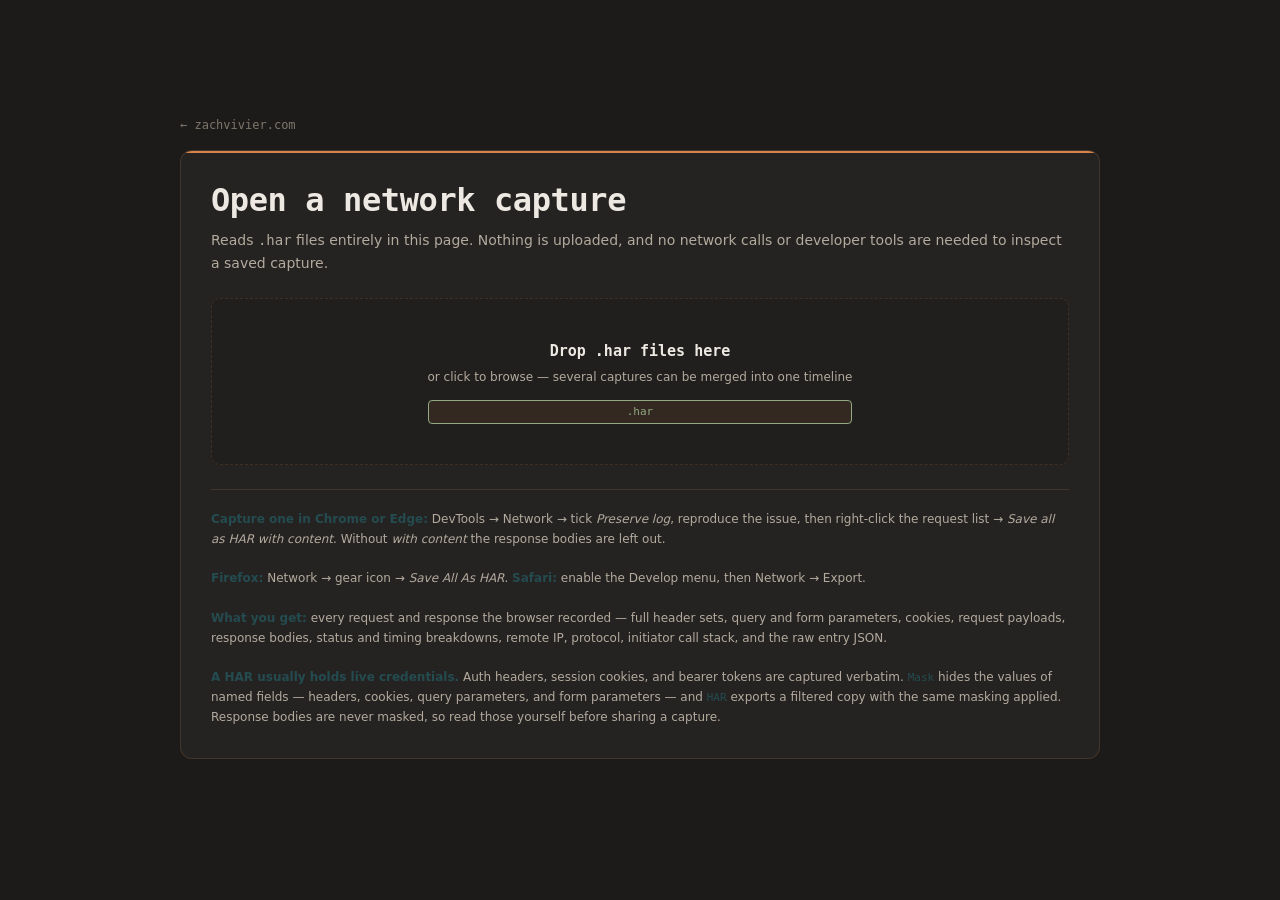
<file: har-viewer.html>
<!DOCTYPE html>
<html lang="en">
<head>
<meta charset="UTF-8">
<meta http-equiv="Content-Security-Policy" content="default-src 'none'; script-src 'self' 'sha256-QNyGkVm+tICIhuEklU7ea0JqWLF1K/2wZ1fu+3NYBCY='; script-src-attr 'none'; style-src 'self' 'unsafe-inline'; img-src 'self' data:; connect-src 'none'; object-src 'none'; base-uri 'none'; form-action 'none'">
<meta name="viewport" content="width=device-width, initial-scale=1.0">
<title>HAR Viewer — network capture reader</title>
<link rel="icon" href="favicon.svg?v=2" type="image/svg+xml">
<link rel="icon" href="favicon-32.png?v=2" type="image/png" sizes="32x32">
<link rel="icon" href="favicon-16.png?v=2" type="image/png" sizes="16x16">
<link rel="apple-touch-icon" href="apple-touch-icon.png?v=2" sizes="180x180">
<style>
  :root {
    /* Coolors: 001219 · 005f73 · 0a9396 · 94d2bd · e9d8a6 · ee9b00 · ca6702 · bb3e03 · ae2012 · 9b2226 */
    --bg:#001219; --surface:#052832; --surface2:#073844; --surface3:#0A4954;
    --border:rgba(148,210,189,0.18); --border2:rgba(148,210,189,0.32);
    --text:#E9D8A6; --text-mid:#B9CDBD; --text-muted:#789B91;
    --green:#94D2BD; --green-dim:rgba(148,210,189,0.12);
    --amber:#EE9B00; --amber-dim:rgba(238,155,0,0.14);
    --red:#AE2012; --red-dim:rgba(174,32,18,0.18);
    --blue:#D7834B; --blue-dim:rgba(215,131,75,0.17);
    --violet:#CA6702; --violet-dim:rgba(202,103,2,0.16);
    --mono:'SF Mono','Geist Mono',ui-monospace,Menlo,Consolas,monospace;
    --sans:-apple-system,BlinkMacSystemFont,'Geist','Segoe UI',Helvetica,Arial,sans-serif;
    --bar-bg:#001219;
    --row-line:rgba(148,210,189,0.075); --row-hover:rgba(215,131,75,0.10); --sel-line:rgba(148,210,189,0.10);
    --mark-bg:rgba(238,155,0,0.34); --blue-text:#94D2BD; --red-text:#F08A73; --green-text:#94D2BD;
    --accent:var(--green); --scroll:#D7834B; --scroll-hi:#D7834B;
    --shadow:0 8px 40px rgba(0,18,25,0.58);
    --jkey:#94D2BD; --jstr:#E9D8A6; --jnum:#EE9B00; --jbool:#CA6702;
    --wf-pre:rgba(233,216,166,0.22); --wf-wait:#D7834B; --wf-recv:#94D2BD;
    color-scheme:dark;
  }
  :root[data-theme="light"] {
    --bg:#F8F1DC; --surface:#FFF9E9; --surface2:#EFE3BF; --surface3:#E9D8A6;
    --border:rgba(215,131,75,0.18); --border2:rgba(215,131,75,0.34);
    --text:#001219; --text-mid:#244C50; --text-muted:#577678;
    --green:#D7834B; --green-dim:rgba(215,131,75,0.10);
    --amber:#CA6702; --amber-dim:rgba(202,103,2,0.14);
    --red:#9B2226; --red-dim:rgba(155,34,38,0.12);
    --blue:#D7834B; --blue-dim:rgba(215,131,75,0.12);
    --violet:#BB3E03; --violet-dim:rgba(187,62,3,0.11);
    --bar-bg:#FFF9E9;
    --row-line:rgba(0,18,25,0.075); --row-hover:rgba(215,131,75,0.08); --sel-line:rgba(0,18,25,0.10);
    --mark-bg:rgba(238,155,0,0.40); --blue-text:#D7834B; --red-text:#9B2226; --green-text:#D7834B;
    --accent:#D7834B; --scroll:#94D2BD; --scroll-hi:#D7834B;
    --shadow:0 8px 32px rgba(0,18,25,0.14);
    --jkey:#D7834B; --jstr:#0A6E65; --jnum:#CA6702; --jbool:#9B2226;
    --wf-pre:rgba(0,18,25,0.18); --wf-wait:#D7834B; --wf-recv:#D7834B;
    color-scheme:light;
  }
  * { box-sizing:border-box; margin:0; padding:0; }
  html,body { height:100%; }
  body { background:var(--bg); color:var(--text); font-family:var(--sans); font-size:13px; -webkit-font-smoothing:antialiased; overflow:hidden; }
  button { font-family:inherit; font-size:inherit; color:inherit; background:none; border:none; cursor:pointer; }
  ::-webkit-scrollbar { width:10px; height:10px; }
  ::-webkit-scrollbar-track { background:var(--bg); }
  ::-webkit-scrollbar-thumb { background:var(--scroll); border-radius:5px; border:2px solid var(--bg); }
  ::-webkit-scrollbar-thumb:hover { background:var(--scroll-hi); }
  :focus-visible { outline:2px solid var(--blue); outline-offset:2px; }

  /* ---------- upload ---------- */
  #upload { display:flex; flex-direction:column; align-items:center; justify-content:safe center; height:100vh; padding:32px 20px; overflow:auto; }
  .card { flex:0 0 auto; background:var(--surface); border:1px solid var(--border); border-radius:16px; padding:44px 48px; width:100%; max-width:600px; margin:0; position:relative; overflow:hidden; box-shadow:var(--shadow); }
  .card::before { content:''; position:absolute; inset:0 0 auto 0; height:3px; background:linear-gradient(90deg,var(--accent),var(--blue)); }
  .card h1 { font-size:23px; font-weight:800; letter-spacing:-0.4px; margin-bottom:8px; }
  .card .lede { color:var(--text-muted); line-height:1.6; margin-bottom:30px; }
  .drop { border:2px dashed var(--border2); border-radius:12px; padding:40px 24px; text-align:center; cursor:pointer; transition:.15s; position:relative; background:var(--bg); }
  .drop:hover,.drop.over { border-color:var(--blue); background:var(--blue-dim); }
  .drop input { position:absolute; inset:0; opacity:0; cursor:pointer; }
  .drop h3 { font-size:15px; font-weight:700; margin-bottom:4px; }
  .drop p { color:var(--text-muted); font-size:12px; }
  .ext { display:inline-block; margin-top:12px; font-family:var(--mono); font-size:11px; color:var(--green); border:1px solid var(--green); background:var(--green-dim); padding:2px 9px; border-radius:4px; }
  .note { margin-top:26px; padding-top:20px; border-top:1px solid var(--border); color:var(--text-muted); font-size:12px; line-height:1.65; }
  .note strong { color:var(--text-mid); font-weight:600; }
  .note code { font-family:var(--mono); font-size:11px; color:var(--text-mid); }
  .theme-fab { position:fixed; top:16px; right:16px; z-index:20; background:var(--surface); border:1px solid var(--border2); border-radius:6px; padding:6px 12px; font-size:12px; font-weight:500; color:var(--text-mid); }
  .theme-fab:hover { background:var(--surface2); color:var(--text); }
  .home-link { position:fixed; top:16px; left:16px; z-index:20; color:var(--text-muted); font-size:12px; font-weight:600; text-decoration:none; }
  .home-link:hover { color:var(--green); }
  #err { display:none; margin-top:16px; background:var(--red-dim); border:1px solid rgba(255,88,26,0.3); color:var(--red); border-radius:8px; padding:10px 14px; font-size:12.5px; }
  #busy { display:none; margin-top:20px; color:var(--text-mid); font-size:12.5px; font-family:var(--mono); }

  /* ---------- shell ---------- */
  #app { display:none; height:100vh; flex-direction:column; }
  .bar { height:52px; flex:0 0 auto; display:flex; align-items:center; gap:16px; padding:0 16px; background:var(--bar-bg); border-bottom:1px solid var(--border); }
  .bar-home { flex:0 0 auto; color:var(--text-muted); font-size:20px; line-height:1; text-decoration:none; }
  .bar-home:hover { color:var(--green); }
  .bar-mark { display:flex; align-items:center; gap:9px; font-weight:800; font-size:14.5px; letter-spacing:-0.2px; white-space:nowrap; }
  .bar-mark::before { content:''; width:4px; height:22px; background:var(--accent); border-radius:2px; }
  .bar-files { display:flex; gap:6px; overflow:auto; flex:1; }
  .chip { flex:0 0 auto; display:flex; align-items:center; gap:7px; background:var(--surface2); border:1px solid var(--border2); border-radius:6px; padding:4px 8px; font-family:var(--mono); font-size:11px; color:var(--text-mid); white-space:nowrap; }
  .chip b { color:var(--text); font-weight:500; }
  .chip .x { color:var(--text-muted); padding:0 2px; }
  .chip .x:hover { color:var(--red); }
  .btn { background:var(--surface2); border:1px solid var(--border2); border-radius:6px; padding:6px 12px; font-size:12px; font-weight:500; color:var(--text-mid); transition:.12s; white-space:nowrap; }
  .btn:hover { background:var(--surface3); color:var(--text); }
  .btn.on { background:var(--blue-dim); border-color:var(--blue); color:var(--blue-text); }
  .btn.warnon { background:var(--amber-dim); border-color:var(--amber); color:var(--amber); }
  .btn.sm { padding:4px 9px; font-size:11px; }
  .bar-right { display:flex; gap:7px; align-items:center; }

  /* ---------- stats + timeline ---------- */
  .head { flex:0 0 auto; padding:14px 16px; border-bottom:1px solid var(--border); background:var(--surface); }
  .stats { display:grid; grid-template-columns:repeat(auto-fit,minmax(122px,1fr)); gap:8px; margin-bottom:12px; }
  .stat { background:var(--bg); border:1px solid var(--border); border-radius:8px; padding:9px 11px; }
  .stat .k { font-size:9.5px; text-transform:uppercase; letter-spacing:1.1px; color:var(--text-muted); font-weight:600; margin-bottom:4px; }
  .stat .v { font-size:19px; font-weight:700; font-family:var(--mono); letter-spacing:-0.5px; line-height:1.1; }
  .stat .s { font-size:10.5px; color:var(--text-muted); margin-top:3px; font-family:var(--mono); overflow:hidden; text-overflow:ellipsis; white-space:nowrap; }
  .stat.err .v { color:var(--red); } .stat.warn .v { color:var(--amber); } .stat.ok .v { color:var(--green); }
  .tl-wrap { position:relative; }
  .tl-head { display:flex; justify-content:space-between; align-items:baseline; margin-bottom:5px; }
  .tl-head .lab { font-size:9.5px; text-transform:uppercase; letter-spacing:1.1px; color:var(--text-muted); font-weight:600; }
  .tl-head .rng { font-family:var(--mono); font-size:10.5px; color:var(--text-muted); }
  .tl-head .rng b { color:var(--blue); font-weight:500; }
  #tl { width:100%; height:64px; display:block; cursor:crosshair; user-select:none; }
  #tl rect.b { transition:opacity .1s; }
  #tl:hover rect.b { opacity:.85; }

  /* ---------- filters ---------- */
  .filters { flex:0 0 auto; display:flex; gap:8px; align-items:center; padding:9px 16px; border-bottom:1px solid var(--border); background:var(--surface2); flex-wrap:wrap; }
  .search { flex:1; min-width:220px; position:relative; }
  .search input { width:100%; background:var(--bg); border:1px solid var(--border2); border-radius:6px; padding:7px 11px 7px 30px; color:var(--text); font-family:var(--sans); font-size:12.5px; }
  .search input:focus { outline:none; border-color:var(--blue); }
  .search::before { content:'⌕'; position:absolute; left:10px; top:50%; transform:translateY(-50%); color:var(--text-muted); font-size:15px; }
  select { background:var(--bg); border:1px solid var(--border2); border-radius:6px; padding:7px 9px; color:var(--text-mid); font-family:var(--sans); font-size:12px; max-width:230px; }
  select:focus { outline:none; border-color:var(--blue); }
  .lvls { display:flex; gap:4px; }
  .lvl { border:1px solid var(--border2); border-radius:6px; padding:6px 10px; font-size:11.5px; font-weight:600; color:var(--text-muted); background:var(--bg); }
  .lvl.on[data-l="ok"] { background:var(--green-dim); border-color:var(--green); color:var(--green-text); }
  .lvl.on[data-l="redir"] { background:var(--violet-dim); border-color:var(--violet); color:var(--violet); }
  .lvl.on[data-l="cerr"] { background:var(--amber-dim); border-color:var(--amber); color:var(--amber); }
  .lvl.on[data-l="serr"] { background:var(--red-dim); border-color:var(--red); color:var(--red-text); }
  .lvl.on[data-l="fail"] { background:var(--blue-dim); border-color:var(--blue); color:var(--blue-text); }

  /* ---------- split ---------- */
  .split { flex:1; display:flex; min-height:0; }
  .list { flex:1; min-width:0; overflow:auto; }
  .detail { width:46%; min-width:340px; max-width:900px; border-left:1px solid var(--border); background:var(--surface); display:flex; flex-direction:column; overflow:hidden; }
  .grip { width:5px; cursor:col-resize; background:var(--border); flex:0 0 auto; }
  .grip:hover { background:var(--blue); }

  table { width:100%; border-collapse:collapse; }
  thead th { position:sticky; top:0; z-index:5; background:var(--surface2); text-align:left; font-size:9.5px; text-transform:uppercase; letter-spacing:1px; color:var(--text-muted); font-weight:700; padding:8px 10px; border-bottom:1px solid var(--border2); cursor:pointer; white-space:nowrap; }
  thead th:hover { color:var(--text); }
  thead th .ar { color:var(--blue); }
  tbody tr { border-bottom:1px solid var(--row-line); cursor:pointer; }
  tbody tr:hover { background:var(--row-hover); }
  tbody tr.sel { background:var(--blue-dim); box-shadow:inset 2px 0 0 var(--blue); }
  tbody td { padding:6px 10px; vertical-align:middle; font-size:12px; }
  td.t { font-family:var(--mono); font-size:11px; color:var(--text-mid); white-space:nowrap; }
  td.n { font-family:var(--mono); font-size:11px; color:var(--text-mid); white-space:nowrap; text-align:right; }
  td.h { color:var(--text-mid); white-space:nowrap; max-width:200px; overflow:hidden; text-overflow:ellipsis; font-family:var(--mono); font-size:11px; }
  td.pa { color:var(--text); font-family:var(--mono); font-size:11.5px; overflow:hidden; text-overflow:ellipsis; white-space:nowrap; max-width:0; }
  td.pa .qs { color:var(--text-muted); }
  td.ty { color:var(--text-muted); font-size:11px; white-space:nowrap; }
  .m { font-family:var(--mono); font-size:11px; font-weight:600; white-space:nowrap; }
  .m.get { color:var(--blue-text); } .m.post { color:var(--green-text); } .m.put,.m.patch { color:var(--amber); }
  .m.delete { color:var(--red-text); } .m.options,.m.head { color:var(--text-muted); }
  .pill { display:inline-block; padding:1.5px 7px; border-radius:4px; font-size:10px; font-weight:700; letter-spacing:.3px; white-space:nowrap; font-family:var(--mono); }
  .pill.serr,.pill.fail { background:var(--red-dim); color:var(--red-text); }
  .pill.cerr { background:var(--amber-dim); color:var(--amber); }
  .pill.redir { background:var(--violet-dim); color:var(--violet); }
  .pill.ok { background:var(--green-dim); color:var(--green-text); }
  .empty { padding:60px 20px; text-align:center; color:var(--text-muted); }
  #more { padding:11px; text-align:center; color:var(--text-muted); font-size:11.5px; font-family:var(--mono); }

  /* ---------- waterfall ---------- */
  td.wf { width:170px; padding:6px 12px 6px 6px; }
  .wf-t { position:relative; height:9px; background:var(--row-line); border-radius:2px; }
  .wf-b { position:absolute; top:0; height:9px; display:flex; border-radius:2px; overflow:hidden; min-width:2px; }
  .wf-b i { display:block; height:100%; }
  .wf-b i.p1 { background:var(--wf-pre); }
  .wf-b i.p2 { background:var(--wf-wait); }
  .wf-b i.p3 { background:var(--wf-recv); }
  tr.rerr .wf-b i.p2 { background:var(--red); }
  tr.rwarn .wf-b i.p2 { background:var(--amber); }

  /* ---------- detail ---------- */
  .d-head { flex:0 0 auto; padding:14px 16px; border-bottom:1px solid var(--border); }
  .d-head .l1 { display:flex; align-items:center; gap:9px; margin-bottom:7px; flex-wrap:wrap; }
  .d-head h2 { font-size:14px; font-weight:700; letter-spacing:-0.2px; font-family:var(--mono); word-break:break-all; }
  .d-head .l2 { font-family:var(--mono); font-size:11px; color:var(--text-muted); line-height:1.7; word-break:break-all; }
  .tabs { flex:0 0 auto; display:flex; gap:2px; padding:0 12px; border-bottom:1px solid var(--border); background:var(--surface2); overflow-x:auto; }
  .tab { padding:8px 12px; font-size:11.5px; font-weight:600; color:var(--text-muted); border-bottom:2px solid transparent; white-space:nowrap; }
  .tab.on { color:var(--text); border-bottom-color:var(--accent); }
  .d-body { flex:1; overflow:auto; padding:14px 16px; }
  .kv { width:100%; border-collapse:collapse; }
  .kv td { padding:6px 8px; vertical-align:top; border-bottom:1px solid var(--sel-line); font-size:12px; }
  .kv td.k { width:34%; color:var(--text-muted); font-family:var(--mono); font-size:11px; word-break:break-all; }
  .kv td.v { color:var(--text); font-family:var(--mono); font-size:11.5px; word-break:break-word; white-space:pre-wrap; }
  .kv tr.hi td.k { color:var(--blue-text); }
  .sec-lab { font-size:9.5px; text-transform:uppercase; letter-spacing:1.1px; color:var(--text-muted); font-weight:700; margin:16px 0 6px; display:flex; justify-content:space-between; align-items:center; gap:8px; }
  .sec-lab:first-child { margin-top:0; }
  pre.code { background:var(--bg); border:1px solid var(--border); border-radius:8px; padding:12px; font-family:var(--mono); font-size:11px; line-height:1.55; color:var(--text-mid); white-space:pre-wrap; word-break:break-word; max-height:none; }
  .jkey { color:var(--jkey); } .jstr { color:var(--jstr); } .jnum { color:var(--jnum); } .jbool { color:var(--jbool); }
  .hint { background:var(--surface2); border:1px solid var(--border2); border-left:3px solid var(--blue); border-radius:6px; padding:10px 12px; color:var(--text-muted); font-size:11.5px; line-height:1.6; margin-bottom:14px; }
  .hint.bad { border-left-color:var(--red); color:var(--red-text); }
  .none { color:var(--text-muted); font-size:12px; padding:8px 0; }
  .row-btns { display:flex; gap:6px; margin-bottom:10px; flex-wrap:wrap; }
  img.prev { max-width:100%; border:1px solid var(--border); border-radius:8px; background:var(--surface2); }
  mark { background:var(--mark-bg); color:var(--text); border-radius:2px; }

  /* timing bars in detail */
  .tim { width:100%; border-collapse:collapse; }
  .tim td { padding:4px 8px; font-family:var(--mono); font-size:11px; border-bottom:1px solid var(--sel-line); }
  .tim td.lab { width:110px; color:var(--text-muted); }
  .tim td.num { width:80px; text-align:right; color:var(--text); }
  .tim .barcell { padding-right:12px; }
  .tim .bar { height:9px; border-radius:2px; background:var(--blue); min-width:1px; }

  /* ---------- header index modal ---------- */
  .modal { display:none; position:fixed; inset:0; z-index:80; background:rgba(0,0,0,0.55); padding:40px 20px; overflow:auto; }
  .modal.on { display:block; }
  .modal-in { max-width:940px; margin:0 auto; background:var(--surface); border:1px solid var(--border2); border-radius:14px; box-shadow:var(--shadow); overflow:hidden; }
  .modal-hd { display:flex; align-items:center; justify-content:space-between; gap:12px; padding:14px 18px; border-bottom:1px solid var(--border); background:var(--surface2); }
  .modal-hd h3 { font-size:14px; font-weight:700; }
  .modal-bd { padding:16px 18px; max-height:70vh; overflow:auto; }
  .hgrid { display:grid; grid-template-columns:1fr 1fr; gap:20px; }
  @media (max-width:820px) { .hgrid { grid-template-columns:1fr; } }
  .hitem { border-bottom:1px solid var(--sel-line); padding:5px 0; }
  .hname { display:flex; justify-content:space-between; gap:10px; font-family:var(--mono); font-size:11.5px; color:var(--text); cursor:pointer; }
  .hname:hover { color:var(--blue-text); }
  .hname .c { color:var(--text-muted); font-size:10.5px; white-space:nowrap; }
  .hvals { display:none; padding:5px 0 6px 10px; border-left:2px solid var(--border2); margin-top:5px; }
  .hitem.open .hvals { display:block; }
  .hval { font-family:var(--mono); font-size:11px; color:var(--text-mid); padding:2px 0; cursor:pointer; word-break:break-all; }
  .hval:hover { color:var(--blue-text); }
  .hval .c { color:var(--text-muted); }

  .kv td.k .wh { display:block; font-family:var(--sans); font-size:9px; text-transform:uppercase; letter-spacing:.6px; color:var(--text-muted); margin-top:3px; }
  a.cpv { color:var(--text-muted); text-decoration:none; font-family:var(--sans); font-size:10px; font-weight:600; margin-left:8px; cursor:pointer; border-bottom:1px dotted var(--border2); white-space:nowrap; }
  a.cpv:hover { color:var(--text); border-bottom-color:var(--text-muted); }

  @media (max-width:900px) {
    #app { width:100vw; max-width:100vw; overflow:hidden; }
    .bar { overflow-x:auto; overflow-y:hidden; }
    .bar-files,.bar-right { flex:0 0 auto; }
    .detail { position:fixed; inset:52px 0 0 0; width:100%; max-width:none; z-index:50; }
    .grip { display:none; }
    td.wf { display:none; }
    thead th.wfh { display:none; }
  }

  @media (prefers-reduced-motion:reduce) { * { transition:none !important; } }
</style>
  <link rel="stylesheet" href="tools.css?v=13">
</head>
<body>

<div id="upload">
  <a class="home-link" href="index.html">← zachvivier.com</a>
  <button class="theme-fab" data-theme-toggle>Light</button>
  <div class="card">
    <h1>Open a network capture</h1>
    <p class="lede">Reads <code>.har</code> files entirely in this page. Nothing is uploaded, and no network calls or developer tools are needed to inspect a saved capture.</p>
    <div class="drop" id="drop">
      <input type="file" id="file" accept=".har,.json,application/json" multiple>
      <h3>Drop .har files here</h3>
      <p>or click to browse — several captures can be merged into one timeline</p>
      <span class="ext">.har</span>
    </div>
    <div id="err"></div>
    <div id="busy">Parsing…</div>
    <div class="note">
      <strong>Capture one in Chrome or Edge:</strong> DevTools → Network → tick <em>Preserve log</em>, reproduce the issue, then right-click the request list → <em>Save all as HAR with content</em>. Without <em>with content</em> the response bodies are left out.<br><br>
      <strong>Firefox:</strong> Network → gear icon → <em>Save All As HAR</em>. <strong>Safari:</strong> enable the Develop menu, then Network → Export.<br><br>
      <strong>What you get:</strong> every request and response the browser recorded — full header sets, query and form parameters, cookies, request payloads, response bodies, status and timing breakdowns, remote IP, protocol, initiator call stack, and the raw entry JSON.<br><br>
      <strong>A HAR usually holds live credentials.</strong> Auth headers, session cookies, and bearer tokens are captured verbatim. <code>Mask</code> hides the values of named fields — headers, cookies, query parameters, and form parameters — and <code>HAR</code> exports a filtered copy with the same masking applied. Response bodies are never masked, so read those yourself before sharing a capture.
    </div>
  </div>
</div>

<div id="app">
  <div class="bar">
    <a class="bar-home" href="index.html" aria-label="Back to zachvivier.com" title="Back to zachvivier.com">← zachvivier.com</a>
    <a class="bar-mark" href="index.html" style="color:inherit;text-decoration:none" title="Back to zachvivier.com">HAR Viewer</a>
    <div class="bar-files" id="chips"></div>
    <div class="bar-right">
      <button class="btn" data-theme-toggle title="Switch between dark and light">Light</button>
      <button class="btn" id="tzBtn" title="Switch between local time and UTC">Local</button>
      <button class="btn" id="maskBtn" title="Hide credential header, cookie, and query values">Mask</button>
      <button class="btn" id="hdrBtn" title="Every header name and value across the filtered requests">Headers</button>
      <button class="btn" id="csvBtn">CSV</button>
      <button class="btn" id="jsonBtn">JSON</button>
      <button class="btn" id="harBtn" title="Export the filtered entries as a valid .har">HAR</button>
      <button class="btn" id="addBtn">Add file</button>
      <input type="file" id="file2" accept=".har,.json,application/json" multiple hidden>
    </div>
  </div>

  <div class="head">
    <div class="stats" id="stats"></div>
    <div class="tl-wrap">
      <div class="tl-head">
        <span class="lab">Requests over time</span>
        <span class="rng" id="tlRange"></span>
      </div>
      <svg id="tl" preserveAspectRatio="none"></svg>
    </div>
  </div>

  <div class="filters">
    <div class="search"><input id="q" type="search" placeholder="Search URL, headers, payloads, and bodies…  (press / to focus, -term to exclude)"></div>
    <div class="lvls" id="lvls">
      <button class="lvl on" data-l="ok">2xx</button>
      <button class="lvl on" data-l="redir">3xx</button>
      <button class="lvl on" data-l="cerr">4xx</button>
      <button class="lvl on" data-l="serr">5xx</button>
      <button class="lvl on" data-l="fail">Failed</button>
    </div>
    <select id="meth"><option value="">All methods</option></select>
    <select id="host"><option value="">All hosts</option></select>
    <select id="type"><option value="">All types</option></select>
    <button class="btn" id="clr">Reset</button>
  </div>

  <div class="split">
    <div class="list" id="list">
      <table>
        <thead><tr>
          <th data-s="startMs" style="width:150px">Started</th>
          <th data-s="statusSort" style="width:78px">Status</th>
          <th data-s="method" style="width:74px">Method</th>
          <th data-s="host" style="width:180px">Host</th>
          <th data-s="path">Path</th>
          <th data-s="type" style="width:86px">Type</th>
          <th data-s="size" style="width:82px">Size</th>
          <th data-s="dur" style="width:80px">Time</th>
          <th class="wfh" style="width:170px">Waterfall</th>
        </tr></thead>
        <tbody id="rows"></tbody>
      </table>
      <div id="more"></div>
    </div>
    <div class="grip" id="grip"></div>
    <div class="detail" id="detail">
      <div class="d-head"><div class="l1"><h2 id="dTitle">No request selected</h2></div><div class="l2" id="dMeta">Pick a row to see every header, parameter, and body the capture holds.</div></div>
      <div class="tabs">
        <button class="tab on" data-t="gen">General</button>
        <button class="tab" data-t="req">Request</button>
        <button class="tab" data-t="res">Response</button>
        <button class="tab" data-t="pay">Payload</button>
        <button class="tab" data-t="body">Body</button>
        <button class="tab" data-t="tim">Timing</button>
        <button class="tab" data-t="raw">Raw</button>
      </div>
      <div class="d-body" id="dBody"><div class="none">Nothing selected.</div></div>
    </div>
  </div>
</div>

<div class="modal" id="hdrModal">
  <div class="modal-in">
    <div class="modal-hd">
      <h3>Header index <span id="hdrCount" style="color:var(--text-muted);font-weight:500;font-size:12px"></span></h3>
      <button class="btn" id="hdrClose">Close</button>
    </div>
    <div class="modal-bd" id="hdrBody"></div>
  </div>
</div>

<script>
(function () {
  'use strict';
  var $ = function (id) { return document.getElementById(id); };
  var all = [], view = [], files = [], sel = null, shown = 0, PAGE = 250;
  var sortKey = 'startMs', sortDir = 1, tab = 'gen', utc = false, mask = false;
  var brush = null;           // {from,to}
  var wfMin = 0, wfSpan = 1;  // waterfall scale
  var uid = 0, fileUid = 0;

  var SECRET = /^(authorization|proxy-authorization|cookie|set-cookie|sid|x-api-key|x-apikey|x-auth-token|x-access-token|x-amz-security-token|x-faro-session-id|x-csrf-token|x-xsrf-token|access-token|refresh-token|id-token|bearer)$/i;
  var SECRET_PARAM = /(token|secret|password|passwd|apikey|api_key|auth|sig|signature|sid)/i;

  function esc(s) { return String(s == null ? '' : s).replace(/[&<>"']/g, function (c) { return ({ '&': '&amp;', '<': '&lt;', '>': '&gt;', '"': '&quot;', "'": '&#39;' })[c]; }); }
  function bare(n) { return String(n == null ? '' : n).replace(/^:/, ''); }
  function isSecret(n) { return SECRET.test(bare(n)); }
  function methodClass(method) { return String(method || '').toLowerCase().replace(/[^a-z0-9_-]/g, ''); }

  function maskVal(name, val, isParam) {
    if (!mask) return val;
    var hit = isParam ? SECRET_PARAM.test(String(name)) : isSecret(name);
    if (!hit) return val;
    var s = String(val == null ? '' : val);
    if (!s) return s;
    return s.length <= 10 ? '••••••' : s.slice(0, 4) + '…' + ' [' + (s.length - 4) + ' chars masked]';
  }

  // Mask the values of credential-looking form parameters inside a raw payload
  // string. Only exact parameter values are replaced, so nothing else is altered.
  function maskPostText(post) {
    var t = post && post.text ? String(post.text) : '';
    if (!mask || !t) return t;
    (post.params || []).forEach(function (p) {
      if (!SECRET_PARAM.test(String(p.name))) return;
      var v = p.value;
      if (v == null || v === '') return;
      var cands = [String(v)];
      try { cands.push(encodeURIComponent(v)); } catch (e) { /* ignore */ }
      cands.forEach(function (c) { if (c) t = t.split(c).join('••••••'); });
    });
    return t;
  }

  function maskUrlValue(url) {
    if (!mask) return url;
    try {
      var u = new URL(url);
      var pairs = [];
      u.searchParams.forEach(function (value, name) { pairs.push([name, value]); });
      pairs.forEach(function (p) {
        if (SECRET_PARAM.test(p[0])) u.searchParams.set(p[0], maskVal(p[0], p[1], true));
      });
      if (u.password) u.password = maskVal('password', u.password, true);
      return u.toString();
    } catch (e) {
      var s = String(url == null ? '' : url);
      var looseDecode = function (v) {
        return String(v).replace(/\+/g, ' ').replace(/%([0-9a-f]{2})/gi, function (m, h) {
          return String.fromCharCode(parseInt(h, 16));
        });
      };
      // Mask credentials in an authority even when the URL is relative or malformed.
      var authStart = -1;
      if (s.slice(0, 2) === '//') authStart = 2;
      else {
        var scheme = /^[A-Za-z][A-Za-z0-9+.-]*:\/\//.exec(s);
        if (scheme) authStart = scheme[0].length;
      }
      if (authStart >= 0) {
        var authEnd = s.length;
        ['/', '?', '#'].forEach(function (ch) {
          var at = s.indexOf(ch, authStart);
          if (at >= 0 && at < authEnd) authEnd = at;
        });
        var authority = s.slice(authStart, authEnd), atSign = authority.lastIndexOf('@');
        if (atSign >= 0) {
          var userInfo = authority.slice(0, atSign), colon = userInfo.indexOf(':');
          if (colon >= 0) {
            var password = userInfo.slice(colon + 1);
            authority = userInfo.slice(0, colon + 1) + encodeURIComponent(maskVal('password', looseDecode(password), true)) + authority.slice(atSign);
            s = s.slice(0, authStart) + authority + s.slice(authEnd);
          }
        }
      }
      var qi = s.indexOf('?');
      if (qi < 0) return s;
      var hi = s.indexOf('#', qi);
      var base = s.slice(0, qi + 1), query = s.slice(qi + 1, hi < 0 ? s.length : hi);
      var hash = hi < 0 ? '' : s.slice(hi);
      query = query.split('&').map(function (part) {
        var eq = part.indexOf('=');
        var rawName = eq < 0 ? part : part.slice(0, eq);
        var rawValue = eq < 0 ? '' : part.slice(eq + 1);
        var name = looseDecode(rawName);
        if (!SECRET_PARAM.test(name)) return part;
        return rawName + '=' + encodeURIComponent(maskVal(name, looseDecode(rawValue), true));
      }).join('&');
      return base + query + hash;
    }
  }
  function maskedUrl(r) { return maskUrlValue(r.url); }
  function maskedQuery(r) {
    if (!mask) return r.query;
    try { return new URL(maskedUrl(r)).search; } catch (e) {
      return (r.qs || []).length ? '?' + r.qs.map(function (p) {
        return encodeURIComponent(p.name) + '=' + encodeURIComponent(maskVal(p.name, p.value, true));
      }).join('&') : '';
    }
  }
  function corrVal(c) { return mask ? maskVal('sid', c.value, false) : c.value; }
  function maskHeaderVal(name, value) { return mask && isCorr(name) ? maskVal('sid', value, false) : maskVal(name, value, false); }

  // ------------------------------------------------------------ formatting ---
  function fmt(ms) {
    if (!isFinite(ms)) return '—';
    var d = new Date(ms);
    if (utc) return d.toISOString().replace('T', ' ').slice(0, 23) + 'Z';
    var p = function (n, w) { return String(n).padStart(w || 2, '0'); };
    return d.getFullYear() + '-' + p(d.getMonth() + 1) + '-' + p(d.getDate()) + ' ' +
      p(d.getHours()) + ':' + p(d.getMinutes()) + ':' + p(d.getSeconds()) + '.' + p(d.getMilliseconds(), 3);
  }
  function bytes(n) {
    if (n == null || !isFinite(n) || n < 0) return '—';
    if (n < 1024) return n + ' B';
    if (n < 1048576) return (n / 1024).toFixed(n < 10240 ? 1 : 0) + ' KB';
    return (n / 1048576).toFixed(2) + ' MB';
  }
  function ms(n) {
    if (n == null || !isFinite(n) || n < 0) return '—';
    if (n < 1000) return n.toFixed(n < 10 ? 2 : 0) + ' ms';
    return (n / 1000).toFixed(2) + ' s';
  }

  // ---------------------------------------------------------------- parsing ---
  function hdrVal(list, name) {
    if (!list) return '';
    for (var i = 0; i < list.length; i++) if (bare(list[i].name).toLowerCase() === name) return list[i].value;
    return '';
  }
  function classOf(status, error) {
    if (error || !status) return 'fail';
    if (status >= 500) return 'serr';
    if (status >= 400) return 'cerr';
    if (status >= 300) return 'redir';
    return 'ok';
  }
  function typeOf(e, mime) {
    if (e._resourceType) return e._resourceType;
    var m = String(mime || '').toLowerCase();
    if (/json/.test(m)) return 'xhr';
    if (/javascript|ecmascript/.test(m)) return 'script';
    if (/text\/css/.test(m)) return 'stylesheet';
    if (/text\/html/.test(m)) return 'document';
    if (/^image\//.test(m)) return 'image';
    if (/font/.test(m)) return 'font';
    if (/^text\//.test(m)) return 'text';
    return m ? m.split(';')[0] : 'other';
  }
  function decodeBody(c) {
    if (!c) return '';
    var t = c.text == null ? '' : String(c.text);
    if (!t) return '';
    if (c.encoding === 'base64') {
      try {
        var bin = atob(t.replace(/\s/g, ''));
        var u8 = new Uint8Array(bin.length);
        for (var i = 0; i < bin.length; i++) u8[i] = bin.charCodeAt(i);
        return new TextDecoder('utf-8', { fatal: false }).decode(u8);
      } catch (err) { return '(base64 body, could not be decoded as text)'; }
    }
    return t;
  }

  function flatten(e, fileName, fileKey) {
    var req = e.request || {}, res = e.response || {}, cont = res.content || {};
    var url = req.url || '';
    var scheme = '', host = '', path = '', query = '';
    try {
      var u = new URL(url);
      scheme = u.protocol.replace(':', ''); host = u.host; path = u.pathname; query = u.search;
    } catch (err) {
      var m = /^(\w+):\/\/([^/?#]*)([^?#]*)(\?[^#]*)?/.exec(url);
      if (m) { scheme = m[1]; host = m[2]; path = m[3]; query = m[4] || ''; }
      else { path = url; }
    }
    var startMs = Date.parse(e.startedDateTime);
    var dur = typeof e.time === 'number' && e.time >= 0 ? e.time : 0;
    var mime = cont.mimeType || '';
    var status = res.status || 0;
    var err = res._error || (e._failed ? 'failed' : '') || '';
    var transfer = typeof res._transferSize === 'number' && res._transferSize >= 0
      ? res._transferSize
      : (typeof res.bodySize === 'number' && res.bodySize >= 0 ? res.bodySize : -1);
    var size = cont.size != null && cont.size >= 0 ? cont.size : (transfer >= 0 ? transfer : -1);
    var post = req.postData || null;
    var postText = post ? (post.text || (post.params || []).map(function (p) { return p.name + '=' + p.value; }).join('&')) : '';
    var bodyTxt = decodeBody(cont);

    var o = {
      id: ++uid, file: fileName, fileKey: fileKey, raw: e,
      startMs: startMs, dur: dur, endMs: (isFinite(startMs) ? startMs : 0) + dur,
      method: (req.method || 'GET').toUpperCase(),
      url: url, scheme: scheme, host: host, path: path || '/', query: query,
      httpVersion: req.httpVersion || '', resHttpVersion: res.httpVersion || '',
      status: status, statusText: res.statusText || '', error: err,
      cls: classOf(status, err),
      mime: mime, type: typeOf(e, mime),
      size: size, transfer: transfer,
      reqBodySize: req.bodySize, resBodySize: res.bodySize,
      reqHeadersSize: req.headersSize, resHeadersSize: res.headersSize,
      reqHeaders: req.headers || [], resHeaders: res.headers || [],
      reqCookies: req.cookies || [], resCookies: res.cookies || [],
      qs: req.queryString || [],
      post: post, postText: postText,
      body: bodyTxt, bodyEncoding: cont.encoding || '', bodyRawText: cont.text || '',
      timings: e.timings || {}, serverIP: e.serverIPAddress || '', conn: e.connection || '',
      priority: e._priority || '', initiator: e._initiator || null,
      redirectURL: res.redirectURL || '', pageref: e.pageref || '',
      fromCache: !!(e.cache && (e.cache.afterRequest || e.cache.beforeRequest)),
      servedByWorker: !!res._fetchedViaServiceWorker
    };
    o.statusSort = err ? 999 : status;
    o.hay = [
      o.method, o.url, o.status, o.statusText, o.type, o.mime, o.serverIP, o.error, o.priority,
      o.reqHeaders.map(function (h) { return h.name + ':' + h.value; }).join(' '),
      o.resHeaders.map(function (h) { return h.name + ':' + h.value; }).join(' '),
      o.qs.map(function (p) { return p.name + '=' + p.value; }).join(' '),
      o.postText, o.body
    ].join(' ').toLowerCase();
    return o;
  }

  // ------------------------------------------------------------ loading ---
  function readFiles(fileList) {
    var arr = Array.prototype.slice.call(fileList);
    if (!arr.length) return;
    $('err').style.display = 'none';
    $('busy').style.display = 'block';
    var i = 0;
    (function next() {
      if (i >= arr.length) { $('busy').style.display = 'none'; done(); return; }
      var f = arr[i++], fileKey = ++fileUid;
      $('busy').textContent = 'Parsing ' + f.name + '…';
      var fr = new FileReader();
      fr.onload = function () {
        setTimeout(function () {
          try {
            var txt = String(fr.result).replace(/^\uFEFF/, '');
            var har = JSON.parse(txt);
            var log = har && har.log;
            if (!log || !Array.isArray(log.entries)) throw new Error('no log.entries array — this does not look like a HAR');
            var n = 0, bad = 0;
            log.entries.forEach(function (e) {
              try { all.push(flatten(e, f.name, fileKey)); n++; } catch (x) { bad++; }
            });
            files.push({
              key: fileKey, name: f.name, count: n, bad: bad,
              creator: (log.creator && log.creator.name) || '', version: log.version || '',
              pages: (log.pages || []).length
            });
          } catch (e2) {
            $('err').style.display = 'block';
            $('err').textContent = f.name + ': ' + e2.message;
          }
          next();
        }, 10);
      };
      fr.onerror = function () { $('err').style.display = 'block'; $('err').textContent = 'Could not read ' + f.name; next(); };
      fr.readAsText(f);
    })();
  }

  function done() {
    if (!all.length) { $('err').style.display = 'block'; $('err').textContent = 'No entries found in that file.'; return; }
    $('upload').style.display = 'none';
    $('app').style.display = 'flex';
    buildChips(); buildSelects(); apply();
  }

  function buildChips() {
    $('chips').innerHTML = files.map(function (f, i) {
      return '<span class="chip"><b>' + esc(f.name) + '</b>' + f.count + ' requests' +
        (f.bad ? ' · ' + f.bad + ' unreadable' : '') +
        (f.creator ? ' · ' + esc(f.creator) : '') +
        '<button class="x" data-rm="' + i + '" title="Remove">✕</button></span>';
    }).join('');
  }
  document.addEventListener('click', function (e) {
    var rm = e.target.getAttribute && e.target.getAttribute('data-rm');
    if (rm === null || rm === undefined) return;
    var key = files[+rm].key;
    files.splice(+rm, 1);
    all = all.filter(function (r) { return r.fileKey !== key; });
    if (!all.length) { location.reload(); return; }
    sel = null;
    $('dTitle').textContent = 'No request selected';
    $('dMeta').textContent = 'Pick a row to see every header, parameter, and body the capture holds.';
    $('dBody').innerHTML = '<div class="none">Nothing selected.</div>';
    buildChips(); buildSelects(); apply();
  });

  function fillSelect(el, counts, label) {
    var keep = el.value;
    var keys = Object.keys(counts).sort(function (a, b) { return counts[b] - counts[a]; });
    el.innerHTML = '<option value="">' + label + ' (' + keys.length + ')</option>' +
      keys.map(function (k) { return '<option value="' + esc(k) + '">' + esc(k || '(none)') + ' — ' + counts[k] + '</option>'; }).join('');
    el.value = keep;
  }
  function buildSelects() {
    var ms_ = {}, hs = {}, ts = {};
    all.forEach(function (r) { ms_[r.method] = (ms_[r.method] || 0) + 1; hs[r.host] = (hs[r.host] || 0) + 1; ts[r.type] = (ts[r.type] || 0) + 1; });
    fillSelect($('meth'), ms_, 'All methods');
    fillSelect($('host'), hs, 'All hosts');
    fillSelect($('type'), ts, 'All types');
  }

  // ----------------------------------------------------------- filtering ---
  function activeCls() {
    var s = {};
    Array.prototype.forEach.call(document.querySelectorAll('.lvl'), function (b) { if (b.classList.contains('on')) s[b.dataset.l] = 1; });
    return s;
  }
  function terms() {
    var q = $('q').value.trim().toLowerCase();
    if (!q) return { inc: [], exc: [] };
    var inc = [], exc = [];
    q.split(/\s+/).forEach(function (t) {
      if (t.length > 1 && t.charAt(0) === '-') exc.push(t.slice(1)); else if (t) inc.push(t);
    });
    return { inc: inc, exc: exc };
  }
  function apply() {
    var tm = terms();
    var cl = activeCls(), mv = $('meth').value, hv = $('host').value, tv = $('type').value;
    view = all.filter(function (r) {
      if (!cl[r.cls]) return false;
      if (mv && r.method !== mv) return false;
      if (hv && r.host !== hv) return false;
      if (tv && r.type !== tv) return false;
      if (brush && (r.startMs < brush.from || r.startMs > brush.to)) return false;
      for (var i = 0; i < tm.inc.length; i++) if (r.hay.indexOf(tm.inc[i]) < 0) return false;
      for (var j = 0; j < tm.exc.length; j++) if (r.hay.indexOf(tm.exc[j]) >= 0) return false;
      return true;
    });
    view.sort(function (a, b) {
      var x = a[sortKey], y = b[sortKey];
      if (typeof x === 'string') { x = x.toLowerCase(); y = String(y).toLowerCase(); }
      if (x == null || (typeof x === 'number' && !isFinite(x))) x = -Infinity;
      if (y == null || (typeof y === 'number' && !isFinite(y))) y = -Infinity;
      return (x < y ? -1 : x > y ? 1 : 0) * sortDir;
    });
    computeScale();
    renderStats(); renderTimeline(); renderHead();
    shown = 0; $('rows').innerHTML = ''; more();
  }
  function computeScale() {
    var lo = Infinity, hi = -Infinity;
    view.forEach(function (r) {
      if (!isFinite(r.startMs)) return;
      if (r.startMs < lo) lo = r.startMs;
      if (r.endMs > hi) hi = r.endMs;
    });
    wfMin = isFinite(lo) ? lo : 0;
    wfSpan = isFinite(hi) && hi > wfMin ? hi - wfMin : 1;
  }

  // -------------------------------------------------------------- render ---
  function renderStats() {
    var c = { ok: 0, redir: 0, cerr: 0, serr: 0, fail: 0 }, hosts = {}, types = {};
    var xfer = 0, slow = null, min = Infinity, max = -Infinity, totalWait = 0, waits = 0;
    view.forEach(function (r) {
      c[r.cls]++; hosts[r.host] = 1; types[r.type] = 1;
      if (r.transfer > 0) xfer += r.transfer;
      if (!slow || r.dur > slow.dur) slow = r;
      if (isFinite(r.startMs)) { if (r.startMs < min) min = r.startMs; if (r.endMs > max) max = r.endMs; }
      var w = r.timings && r.timings.wait;
      if (typeof w === 'number' && w >= 0) { totalWait += w; waits++; }
    });
    var span = '';
    if (isFinite(min)) {
      var s = (max - min) / 1000;
      span = s < 90 ? s.toFixed(1) + ' s' : s < 5400 ? (s / 60).toFixed(1) + ' min' : (s / 3600).toFixed(1) + ' h';
    }
    var cards = [
      ['Showing', view.length.toLocaleString(), all.length === view.length ? 'all requests' : 'of ' + all.length.toLocaleString(), ''],
      ['4xx + 5xx', (c.cerr + c.serr).toLocaleString(), c.fail ? c.fail + ' failed or blocked' : (c.serr ? c.serr + ' server side' : ''), (c.serr || c.fail) ? 'err' : (c.cerr ? 'warn' : '')],
      ['2xx', c.ok.toLocaleString(), c.redir ? c.redir + ' redirects' : '', 'ok'],
      ['Transferred', xfer ? bytes(xfer) : '—', 'over the wire', ''],
      ['Slowest', slow ? ms(slow.dur) : '—', slow ? slow.method + ' ' + (slow.path.length > 26 ? '…' + slow.path.slice(-25) : slow.path) : '', slow && slow.dur > 3000 ? 'warn' : ''],
      ['Mean wait', waits ? ms(totalWait / waits) : '—', 'server think time', ''],
      ['Hosts', String(Object.keys(hosts).length), Object.keys(types).length + ' resource type' + (Object.keys(types).length === 1 ? '' : 's'), ''],
      ['Time span', span || '—', isFinite(min) ? fmt(min).slice(11, 19) : '', '']
    ];
    $('stats').innerHTML = cards.map(function (x) {
      return '<div class="stat ' + x[3] + '"><div class="k">' + x[0] + '</div><div class="v">' + x[1] + '</div>' + (x[2] ? '<div class="s" title="' + esc(x[2]) + '">' + esc(x[2]) + '</div>' : '') + '</div>';
    }).join('');
  }

  function renderTimeline() {
    var svg = $('tl'), W = svg.clientWidth || 900, H = 64;
    svg.setAttribute('viewBox', '0 0 ' + W + ' ' + H);
    if (!all.length) { svg.innerHTML = ''; return; }
    var min = Infinity, max = -Infinity;
    all.forEach(function (r) { if (!isFinite(r.startMs)) return; if (r.startMs < min) min = r.startMs; if (r.startMs > max) max = r.startMs; });
    if (!isFinite(min)) { svg.innerHTML = ''; return; }
    if (max === min) max = min + 1000;
    var N = Math.max(24, Math.min(180, Math.floor(W / 6)));
    var step = (max - min) / N;
    var b = []; for (var i = 0; i < N; i++) b.push({ bad: 0, warn: 0, redir: 0, ok: 0, n: 0 });
    all.forEach(function (r) {
      if (!isFinite(r.startMs)) return;
      var k = Math.min(N - 1, Math.floor((r.startMs - min) / step));
      if (k < 0) return;
      if (r.cls === 'serr' || r.cls === 'fail') b[k].bad++;
      else if (r.cls === 'cerr') b[k].warn++;
      else if (r.cls === 'redir') b[k].redir++;
      else b[k].ok++;
      b[k].n++;
    });
    var peak = Math.max.apply(null, b.map(function (x) { return x.n; })) || 1;
    var bw = W / N, out = '', base = H - 12;
    for (var j = 0; j < N; j++) {
      var t0 = min + j * step, inSel = !brush || (t0 + step >= brush.from && t0 <= brush.to);
      var h = b[j].n ? Math.max(2, (b[j].n / peak) * (base - 4)) : 0, y = base - h;
      if (!h) continue;
      var parts = [['bad', b[j].bad, 'var(--red)'], ['warn', b[j].warn, 'var(--amber)'], ['redir', b[j].redir, 'var(--violet)'], ['ok', b[j].ok, 'var(--blue)']];
      var acc = y;
      /* jshint loopfunc:true */
      (function (idx, accStart) {
        var a = accStart;
        parts.forEach(function (p) {
          if (!p[1]) return;
          var ph = h * (p[1] / b[idx].n);
          out += '<rect class="b" x="' + (idx * bw).toFixed(2) + '" y="' + a.toFixed(2) + '" width="' + Math.max(1, bw - 0.7).toFixed(2) + '" height="' + ph.toFixed(2) + '" fill="' + p[2] + '" opacity="' + (inSel ? 0.9 : 0.22) + '"></rect>';
          a += ph;
        });
      })(j, acc);
    }
    out += '<line x1="0" y1="' + base + '" x2="' + W + '" y2="' + base + '" stroke="var(--border2)" stroke-width="1"></line>';
    out += '<text x="2" y="' + (H - 1) + '" fill="var(--text-muted)" font-size="9.5" font-family="var(--mono)">' + esc(fmt(min).slice(0, 19)) + '</text>';
    out += '<text x="' + (W - 2) + '" y="' + (H - 1) + '" text-anchor="end" fill="var(--text-muted)" font-size="9.5" font-family="var(--mono)">' + esc(fmt(max).slice(0, 19)) + '</text>';
    svg.innerHTML = out;
    svg._range = { min: min, max: max, W: W };
    $('tlRange').innerHTML = brush
      ? 'Range: <b>' + esc(fmt(brush.from)) + '</b> → <b>' + esc(fmt(brush.to)) + '</b> · click to clear'
      : 'Drag across the band to filter by time';
  }

  function renderHead() {
    Array.prototype.forEach.call(document.querySelectorAll('thead th'), function (th) {
      var k = th.dataset.s;
      th.innerHTML = th.textContent.replace(/[▲▼]\s*$/, '').trim() + (k && k === sortKey ? ' <span class="ar">' + (sortDir > 0 ? '▲' : '▼') + '</span>' : '');
    });
  }

  function waterfall(r) {
    if (!isFinite(r.startMs)) return '<div class="wf-t"></div>';
    var left = ((r.startMs - wfMin) / wfSpan) * 100;
    var width = Math.max(0.8, (r.dur / wfSpan) * 100);
    if (left < 0) left = 0;
    if (left + width > 100) width = Math.max(0.8, 100 - left);
    var t = r.timings || {};
    var v = function (x) { return typeof t[x] === 'number' && t[x] > 0 ? t[x] : 0; };
    var pre = v('blocked') + v('dns') + v('connect') + v('send');
    var wait = v('wait'), recv = v('receive');
    var tot = pre + wait + recv;
    var p1, p2, p3;
    if (tot > 0) { p1 = pre / tot * 100; p2 = wait / tot * 100; p3 = recv / tot * 100; }
    else { p1 = 0; p2 = 100; p3 = 0; }
    return '<div class="wf-t"><div class="wf-b" style="left:' + left.toFixed(3) + '%;width:' + width.toFixed(3) + '%">' +
      '<i class="p1" style="width:' + p1.toFixed(2) + '%"></i>' +
      '<i class="p2" style="width:' + p2.toFixed(2) + '%"></i>' +
      '<i class="p3" style="width:' + p3.toFixed(2) + '%"></i></div></div>';
  }

  function statusCell(r) {
    var label = r.error ? 'failed' : (r.status || '—');
    var title = r.error ? r.error : (r.status + ' ' + r.statusText);
    return '<span class="pill ' + r.cls + '" title="' + esc(title) + '">' + esc(String(label)) + '</span>';
  }

  function more() {
    var frag = document.createDocumentFragment();
    var end = Math.min(view.length, shown + PAGE);
    for (var i = shown; i < end; i++) {
      var r = view[i];
      var displayQuery = maskedQuery(r);
      var tr = document.createElement('tr');
      tr.dataset.i = i;
      var klass = [];
      if (sel === r) klass.push('sel');
      if (r.cls === 'serr' || r.cls === 'fail') klass.push('rerr');
      else if (r.cls === 'cerr') klass.push('rwarn');
      tr.className = klass.join(' ');
      tr.innerHTML =
        '<td class="t">' + esc(fmt(r.startMs).slice(11)) + '</td>' +
        '<td>' + statusCell(r) + '</td>' +
        '<td><span class="m ' + methodClass(r.method) + '">' + esc(r.method) + '</span></td>' +
        '<td class="h" title="' + esc(r.host) + '">' + esc(r.host || '—') + '</td>' +
        '<td class="pa" title="' + esc(r.path + displayQuery) + '">' + esc(r.path) + (displayQuery ? '<span class="qs">' + esc(displayQuery) + '</span>' : '') + '</td>' +
        '<td class="ty" title="' + esc(r.mime) + '">' + esc(r.type) + '</td>' +
        '<td class="n">' + bytes(r.size) + '</td>' +
        '<td class="n">' + ms(r.dur) + '</td>' +
        '<td class="wf">' + waterfall(r) + '</td>';
      frag.appendChild(tr);
    }
    $('rows').appendChild(frag);
    shown = end;
    $('more').textContent = view.length === 0 ? '' : shown < view.length ? 'Showing ' + shown + ' of ' + view.length + ' — scroll for more' : shown + ' request' + (shown === 1 ? '' : 's');
    if (!view.length) $('more').innerHTML = '<div class="empty">No requests match these filters.</div>';
  }

  $('list').addEventListener('scroll', function () {
    var el = $('list');
    if (shown < view.length && el.scrollTop + el.clientHeight > el.scrollHeight - 400) more();
  });
  $('rows').addEventListener('click', function (e) {
    var tr = e.target.closest('tr'); if (!tr) return;
    select(view[+tr.dataset.i], tr);
  });
  function select(r, tr) {
    sel = r;
    Array.prototype.forEach.call($('rows').children, function (x) { x.classList.remove('sel'); });
    if (tr) tr.classList.add('sel');
    renderDetail();
  }

  function hl(s) {
    var tm = terms();
    if (!tm.inc.length) return s;
    var parts = tm.inc.map(function (t) { return t.replace(/[.*+?^${}()|[\]\\]/g, '\\$&'); }).filter(Boolean);
    if (!parts.length) return s;
    return s.replace(new RegExp('(' + parts.join('|') + ')', 'gi'), '<mark>$1</mark>');
  }

  // ---- JSON pretty printer with colouring, built from the parsed value ----
  function jsonHtml(v, ind) {
    ind = ind || '';
    var ni = ind + '  ';
    if (v === null) return '<span class="jbool">null</span>';
    var t = typeof v;
    if (t === 'number' || t === 'bigint') return '<span class="jnum">' + esc(String(v)) + '</span>';
    if (t === 'boolean') return '<span class="jbool">' + v + '</span>';
    if (t === 'string') return '<span class="jstr">' + esc(JSON.stringify(v)) + '</span>';
    if (Array.isArray(v)) {
      if (!v.length) return '[]';
      return '[\n' + v.map(function (x) { return ni + jsonHtml(x, ni); }).join(',\n') + '\n' + ind + ']';
    }
    if (t !== 'object') return esc(String(v));
    var keys = Object.keys(v);
    if (!keys.length) return '{}';
    return '{\n' + keys.map(function (k) {
      return ni + '<span class="jkey">' + esc(JSON.stringify(k)) + '</span>: ' + jsonHtml(v[k], ni);
    }).join(',\n') + '\n' + ind + '}';
  }
  function codeBlock(text, mime) {
    var t = String(text == null ? '' : text);
    if (!t) return '<div class="none">Empty body.</div>';
    if (t.length < 400000 && (/json/i.test(mime || '') || /^[\s]*[\{\[]/.test(t))) {
      try { return '<pre class="code">' + jsonHtml(JSON.parse(t), '') + '</pre>'; } catch (e) { /* fall through */ }
    }
    var cut = t.length > 400000 ? t.slice(0, 400000) + '\n\n… truncated at 400 KB' : t;
    return '<pre class="code">' + hl(esc(cut)) + '</pre>';
  }

  function hdrTable(list, opts) {
    opts = opts || {};
    if (!list || !list.length) return '<div class="none">None recorded.</div>';
    var sorted = list.slice().sort(function (a, b) {
      var ap = a.name.charAt(0) === ':' ? 0 : 1, bp = b.name.charAt(0) === ':' ? 0 : 1;
      if (ap !== bp) return ap - bp;
      return a.name.toLowerCase() < b.name.toLowerCase() ? -1 : 1;
    });
    return '<table class="kv">' + sorted.map(function (h) {
      var v = maskHeaderVal(h.name, h.value);
      return '<tr' + (isSecret(h.name) ? ' class="hi"' : '') + '><td class="k">' + hl(esc(h.name)) + '</td><td class="v">' + hl(esc(v)) + '</td></tr>';
    }).join('') + '</table>';
  }
  function paramTable(list, isParam) {
    if (!list || !list.length) return '<div class="none">None.</div>';
    return '<table class="kv">' + list.map(function (p) {
      var v = maskVal(p.name, p.value, isParam !== false);
      return '<tr><td class="k">' + hl(esc(p.name)) + '</td><td class="v">' + hl(esc(v)) + '</td></tr>';
    }).join('') + '</table>';
  }
  function cookieTable(list) {
    if (!list || !list.length) return '<div class="none">None.</div>';
    return '<table class="kv">' + list.map(function (c) {
      var bits = [];
      if (c.domain) bits.push('domain=' + c.domain);
      if (c.path) bits.push('path=' + c.path);
      if (c.expires) bits.push('expires=' + c.expires);
      if (c.httpOnly) bits.push('httpOnly');
      if (c.secure) bits.push('secure');
      if (c.sameSite) bits.push('sameSite=' + c.sameSite);
      var v = mask ? (String(c.value || '').length <= 10 ? '••••••' : String(c.value).slice(0, 4) + '… [masked]') : c.value;
      return '<tr><td class="k">' + esc(c.name) + '</td><td class="v">' + hl(esc(v)) +
        (bits.length ? '\n<span style="color:var(--text-muted)">' + esc(bits.join('; ')) + '</span>' : '') + '</td></tr>';
    }).join('') + '</table>';
  }
  function kvTable(rows) {
    return '<table class="kv">' + rows.filter(function (x) { return x; }).map(function (x) {
      return '<tr><td class="k">' + esc(x[0]) + '</td><td class="v">' +
        (x[1] === '' || x[1] == null ? '<span style="color:var(--text-muted)">—</span>' : hl(esc(String(x[1])))) + '</td></tr>';
    }).join('') + '</table>';
  }
  function lab(text, btns) { return '<div class="sec-lab"><span>' + text + '</span>' + (btns || '') + '</div>'; }

  function toCurl(r) {
    var q = function (s) { return "'" + String(s).replace(/'/g, "'\\''") + "'"; };
    var out = ['curl ' + q(maskedUrl(r))];
    if (r.method !== 'GET') out.push('-X ' + q(r.method));
    r.reqHeaders.forEach(function (h) {
      if (h.name.charAt(0) === ':') return;                 // HTTP/2 pseudo-headers are not curl headers
      if (/^(content-length|host)$/i.test(h.name)) return;
      out.push('-H ' + q(h.name + ': ' + maskHeaderVal(h.name, h.value)));
    });
    if (r.postText) out.push('--data-raw ' + q(maskPostText(r.post)));
    out.push('--compressed');
    return out.join(' \\\n  ');
  }

  function renderDetail() {
    var r = sel;
    if (!r) return;
    $('dTitle').innerHTML = '<span class="pill ' + r.cls + '" style="margin-right:8px">' + esc(r.error ? 'failed' : String(r.status || '—')) + '</span>' +
      '<span class="m ' + methodClass(r.method) + '" style="margin-right:6px">' + esc(r.method) + '</span>' + esc(r.host + r.path);
    $('dMeta').innerHTML = esc(fmt(r.startMs)) + (utc ? ' UTC' : ' local') + ' · ' + ms(r.dur) + ' · ' +
      esc(r.type) + ' · ' + bytes(r.size) + ' · ' + esc(r.file);

    var b = '';
    if (tab === 'gen') {
      if (r.error) b += '<div class="hint bad">The browser recorded a transport-level failure for this request: <b>' + esc(r.error) + '</b>. Status and body may be empty because no response arrived.</div>';
      else if (r.cls === 'cerr' || r.cls === 'serr') b += '<div class="hint">The server answered <b>' + esc((r.status + ' ' + r.statusText).trim()) + '</b>. The Response tab holds the headers it returned and Body holds what it sent back.</div>';
      b += '<div class="row-btns"><button class="btn sm" id="cpUrl">Copy URL</button><button class="btn sm" id="cpCurl">Copy as cURL</button></div>';
      b += lab('Request');
      b += kvTable([
        ['URL', maskedUrl(r)], ['Method', r.method], ['Scheme', r.scheme], ['Host', r.host],
        ['Path', r.path], ['Protocol', r.httpVersion || r.resHttpVersion],
        ['Resource type', r.type], ['Priority', r.priority], ['Page ref', maskUrlValue(r.pageref)]
      ]);
      b += lab('Response');
      b += kvTable([
        ['Status', r.error ? 'failed (' + r.error + ')' : (r.status + ' ' + r.statusText).trim()],
        ['Content type', r.mime],
        ['Redirect to', maskUrlValue(r.redirectURL)],
        ['Remote address', r.serverIP + (r.conn ? ':' + r.conn : '')],
        ['Served by worker', r.servedByWorker ? 'yes' : ''],
        ['From cache', r.fromCache ? 'yes' : '']
      ]);
      b += lab('Sizes');
      b += kvTable([
        ['Body (decoded)', r.size >= 0 ? bytes(r.size) + ' (' + r.size + ' bytes)' : ''],
        ['Transferred', r.transfer >= 0 ? bytes(r.transfer) + ' (' + r.transfer + ' bytes)' : ''],
        ['Request headers', r.reqHeadersSize >= 0 ? bytes(r.reqHeadersSize) : ''],
        ['Request body', r.reqBodySize >= 0 ? bytes(r.reqBodySize) : ''],
        ['Response headers', r.resHeadersSize >= 0 ? bytes(r.resHeadersSize) : '']
      ]);
      if (r.qs && r.qs.length) { b += lab('Query parameters (' + r.qs.length + ')'); b += paramTable(r.qs, true); }
      var cids = corrIds(r);
      if (cids.length) {
        b += lab('Correlation IDs (' + cids.length + ')');
        b += '<table class="kv">' + cids.map(function (c) {
          return '<tr><td class="k">' + hl(esc(c.name)) +
            '<span class="wh">' + c.where + ' header</span></td><td class="v">' +
            hl(esc(corrVal(c))) +
            (mask ? '' : '<a class="cpv" data-copy="' + esc(c.value) + '">copy</a>') +
            '</td></tr>';
        }).join('') + '</table>';
        b += '<div class="hint">Correlation IDs can connect this request to traces, gateway logs, CDN records, or application logs. Copy an ID and search it in the observability system used by the captured service.</div>';
      }
      if (r.initiator) {
        b += lab('Initiator');
        var ini = r.initiator, frames = (ini.stack && ini.stack.callFrames) || [];
        b += kvTable([['Type', ini.type || ''], ['URL', maskUrlValue(ini.url || '')], ['Line', ini.lineNumber != null ? ini.lineNumber : '']]);
        if (frames.length) {
          b += '<pre class="code">' + esc(frames.slice(0, 12).map(function (f) {
            return '  at ' + (f.functionName || '(anonymous)') + ' — ' + maskUrlValue(f.url) + ':' + f.lineNumber + ':' + f.columnNumber;
          }).join('\n')) + (frames.length > 12 ? '\n  … ' + (frames.length - 12) + ' more frames' : '') + '</pre>';
        }
      }
    } else if (tab === 'req') {
      b += '<div class="hint">Names beginning with a colon are HTTP/2 pseudo-headers, not real header fields. Credential-bearing headers are marked in blue and can be hidden with <b>Mask</b>.</div>';
      b += lab('Request headers (' + r.reqHeaders.length + ')');
      b += hdrTable(r.reqHeaders);
      b += lab('Query parameters (' + r.qs.length + ')');
      b += paramTable(r.qs, true);
      b += lab('Cookies sent (' + r.reqCookies.length + ')');
      b += cookieTable(r.reqCookies);
    } else if (tab === 'res') {
      b += lab('Response headers (' + r.resHeaders.length + ')');
      b += hdrTable(r.resHeaders);
      b += lab('Cookies set (' + r.resCookies.length + ')');
      b += cookieTable(r.resCookies);
    } else if (tab === 'pay') {
      if (!r.post) b += '<div class="none">This request carried no payload.</div>';
      else {
        b += lab('Payload', '<button class="btn sm" id="cpPay">Copy</button>');
        b += kvTable([['MIME type', r.post.mimeType || '']]);
        if (r.post.params && r.post.params.length) {
          b += lab('Form parameters (' + r.post.params.length + ')');
          b += paramTable(r.post.params, true);
        }
        if (r.post.text) {
          b += lab('Raw payload');
          if (mask && !(r.post.params && r.post.params.length)) {
            b += '<div class="hint">Mask covers named fields: headers, cookies, query parameters, and form parameters. This payload has no parsed parameters, so it is shown exactly as captured — check it by eye before sharing.</div>';
          }
          b += codeBlock(maskPostText(r.post), r.post.mimeType);
        }
      }
    } else if (tab === 'body') {
      if (/^image\//i.test(r.mime) && r.bodyEncoding === 'base64' && r.bodyRawText) {
        b += lab('Response body — image preview');
        b += '<img class="prev" alt="response image" src="data:' + esc(r.mime) + ';base64,' + esc(r.bodyRawText.replace(/\s/g, '')) + '">';
      } else if (!r.body) {
        b += '<div class="hint">No response body is stored for this entry. Either the response was genuinely empty, or the capture was saved without content — in Chrome use <b>Save all as HAR with content</b>.</div>';
      } else {
        if (mask) b += '<div class="hint">Response bodies are never masked. Mask only covers named fields, so read this before sharing a capture.</div>';
        b += lab('Response body — ' + esc(r.mime || 'unknown type') + ' · ' + bytes(r.size),
          '<button class="btn sm" id="cpBody">Copy</button>');
        b += codeBlock(r.body, r.mime);
      }
    } else if (tab === 'tim') {
      var t = r.timings || {};
      var order = [['blocked', 'Queued / blocked'], ['dns', 'DNS lookup'], ['connect', 'TCP connect'], ['ssl', 'TLS handshake'], ['send', 'Request sent'], ['wait', 'Waiting (TTFB)'], ['receive', 'Content download']];
      var tot = 0;
      order.forEach(function (o) { var v = t[o[0]]; if (typeof v === 'number' && v > 0 && o[0] !== 'ssl') tot += v; });
      if (!tot) tot = r.dur || 1;
      b += '<div class="hint">TLS handshake time is reported inside TCP connect, so it is shown for reference and not added to the total. A value of <code>-1</code> in a HAR means the phase did not apply.</div>';
      b += '<table class="tim">' + order.map(function (o) {
        var v = t[o[0]];
        var has = typeof v === 'number' && v >= 0;
        var pct = has && tot ? Math.max(0.5, (v / tot) * 100) : 0;
        return '<tr><td class="lab">' + o[1] + '</td><td class="num">' + (has ? ms(v) : '—') + '</td>' +
          '<td class="barcell"><div class="bar" style="width:' + pct.toFixed(2) + '%;' + (o[0] === 'wait' ? 'background:var(--amber)' : o[0] === 'receive' ? 'background:var(--green)' : '') + '"></div></td></tr>';
      }).join('') + '</table>';
      b += lab('Totals');
      b += kvTable([
        ['Entry time', ms(r.dur)],
        ['Started', fmt(r.startMs) + (utc ? ' UTC' : ' local')],
        ['Finished', fmt(r.endMs) + (utc ? ' UTC' : ' local')],
        ['Remote address', r.serverIP],
        ['Connection ID', r.conn]
      ]);
    } else {
      b += '<div class="row-btns"><button class="btn sm" id="cpRaw">Copy entry JSON</button></div>';
      b += codeBlock(JSON.stringify(scrubbedEntry(r)), 'application/json');
    }
    $('dBody').innerHTML = b;

    var wire = function (id, get) { var el = $(id); if (el) el.onclick = function () { copy(get(), this); }; };
    wire('cpUrl', function () { return maskedUrl(r); });
    wire('cpCurl', function () { return toCurl(r); });
    wire('cpPay', function () { return r.post ? maskPostText(r.post) : ''; });
    wire('cpBody', function () { return r.body; });
    wire('cpRaw', function () { return JSON.stringify(scrubbedEntry(r), null, 2); });
  }

  function copy(t, btn) {
    navigator.clipboard.writeText(t == null ? '' : String(t)).then(function () {
      var o = btn.textContent; btn.textContent = 'Copied'; setTimeout(function () { btn.textContent = o; }, 1200);
    }, function () { btn.textContent = 'Copy failed'; });
  }

  // -------------------------------------------------------- header index ---
  function buildHeaderIndex() {
    var req = {}, res = {};
    view.forEach(function (r) {
      var seen = {};
      r.reqHeaders.forEach(function (h) {
        var n = String(h.name).toLowerCase();   // keep the colon so pseudo-headers stay distinct
        if (!req[n]) req[n] = { n: 0, vals: {} };
        if (!seen['q' + n]) { req[n].n++; seen['q' + n] = 1; }
        var v = maskHeaderVal(h.name, h.value);
        req[n].vals[v] = (req[n].vals[v] || 0) + 1;
      });
      var seen2 = {};
      r.resHeaders.forEach(function (h) {
        var n = String(h.name).toLowerCase();
        if (!res[n]) res[n] = { n: 0, vals: {} };
        if (!seen2['s' + n]) { res[n].n++; seen2['s' + n] = 1; }
        var v = maskHeaderVal(h.name, h.value);
        res[n].vals[v] = (res[n].vals[v] || 0) + 1;
      });
    });
    var side = function (map, side_) {
      var names = Object.keys(map).sort();
      if (!names.length) return '<div class="none">No headers in the current filter.</div>';
      return names.map(function (n) {
        var d = map[n], vals = Object.keys(d.vals).sort(function (a, b) { return d.vals[b] - d.vals[a]; });
        return '<div class="hitem" data-h="1"><div class="hname"><span>' + esc(n) + '</span>' +
          '<span class="c">' + d.n + ' req · ' + vals.length + ' value' + (vals.length === 1 ? '' : 's') + '</span></div>' +
          '<div class="hvals">' + vals.slice(0, 15).map(function (v) {
            return '<div class="hval" data-v="' + esc(v) + '">' + esc(v.length > 160 ? v.slice(0, 160) + '…' : (v || '(empty)')) +
              (d.vals[v] > 1 ? ' <span class="c">×' + d.vals[v] + '</span>' : '') + '</div>';
          }).join('') + (vals.length > 15 ? '<div class="hval c">… ' + (vals.length - 15) + ' more</div>' : '') + '</div></div>';
      }).join('');
    };
    $('hdrCount').textContent = '· across ' + view.length + ' filtered request' + (view.length === 1 ? '' : 's');
    $('hdrBody').innerHTML = '<div class="hgrid"><div><div class="sec-lab">Request headers</div>' + side(req, 'req') +
      '</div><div><div class="sec-lab">Response headers</div>' + side(res, 'res') + '</div></div>';
  }
  $('hdrBtn').addEventListener('click', function () { buildHeaderIndex(); $('hdrModal').classList.add('on'); });
  $('hdrClose').addEventListener('click', function () { $('hdrModal').classList.remove('on'); });
  $('hdrModal').addEventListener('click', function (e) { if (e.target === this) this.classList.remove('on'); });
  $('hdrBody').addEventListener('click', function (e) {
    var val = e.target.closest('.hval');
    if (val && val.dataset.v) { $('q').value = val.dataset.v.slice(0, 80); $('hdrModal').classList.remove('on'); apply(); return; }
    var nm = e.target.closest('.hname');
    if (nm) nm.parentNode.classList.toggle('open');
  });

  // ---------------------------------------------------- correlation IDs ---
  // Headers commonly used to correlate one request across tracing and logging systems.
  var CORR_HDR = /(^|-)(req(uest)?-?id|correlation-?id|trace-?id|transaction-?id|operation-?id|session-?id|apigw-?id|invocation-?id|cf-?id)$/i;
  var CORR_EXTRA = /^(traceparent|tracestate|sid)$/i;
  function isCorr(name) { var n = bare(name); return CORR_HDR.test(n) || CORR_EXTRA.test(n); }

  function corrIds(r) {
    var out = [];
    var add = function (list, where) {
      (list || []).forEach(function (h) {
        if (!h.value || !isCorr(h.name)) return;
        out.push({ name: h.name, value: String(h.value).trim(), where: where });
      });
    };
    add(r.reqHeaders, 'request');
    add(r.resHeaders, 'response');
    out.sort(function (a, b) {
      var an = a.name.toLowerCase(), bn = b.name.toLowerCase();
      return an < bn ? -1 : an > bn ? 1 : 0;
    });
    return out;
  }

  // -------------------------------------------------------------- events ---
  $('q').addEventListener('input', debounce(apply, 160));
  $('meth').addEventListener('change', apply);
  $('host').addEventListener('change', apply);
  $('type').addEventListener('change', apply);
  $('lvls').addEventListener('click', function (e) {
    if (!e.target.classList.contains('lvl')) return;
    e.target.classList.toggle('on'); apply();
  });
  $('clr').addEventListener('click', function () {
    $('q').value = ''; $('meth').value = ''; $('host').value = ''; $('type').value = ''; brush = null;
    Array.prototype.forEach.call(document.querySelectorAll('.lvl'), function (b) { b.classList.add('on'); });
    apply();
  });
  document.querySelector('thead').addEventListener('click', function (e) {
    var th = e.target.closest('th'); if (!th || !th.dataset.s) return;
    if (sortKey === th.dataset.s) sortDir = -sortDir; else { sortKey = th.dataset.s; sortDir = 1; }
    apply();
  });
  document.querySelector('.tabs').addEventListener('click', function (e) {
    if (!e.target.classList.contains('tab')) return;
    tab = e.target.dataset.t;
    Array.prototype.forEach.call(document.querySelectorAll('.tab'), function (t) { t.classList.toggle('on', t === e.target); });
    renderDetail();
  });
  $('tzBtn').addEventListener('click', function () {
    utc = !utc; this.textContent = utc ? 'UTC' : 'Local'; this.classList.toggle('on', utc);
    apply(); if (sel) renderDetail();
  });
  $('maskBtn').addEventListener('click', function () {
    mask = !mask;
    this.textContent = mask ? 'Masked' : 'Mask';
    this.classList.toggle('warnon', mask);
    this.title = mask ? 'Credential values are hidden in the UI and in exports' : 'Hide credential header, cookie, and query values';
    apply(); if (sel) renderDetail();
  });
  $('addBtn').addEventListener('click', function () { $('file2').click(); });
  $('file2').addEventListener('change', function () { readFiles(this.files); this.value = ''; });
  $('csvBtn').addEventListener('click', exportCsv);
  $('jsonBtn').addEventListener('click', exportJson);
  $('harBtn').addEventListener('click', exportHar);

  document.addEventListener('keydown', function (e) {
    if (e.key === 'Escape') {
      if ($('hdrModal').classList.contains('on')) { $('hdrModal').classList.remove('on'); return; }
      if (document.activeElement === $('q')) $('q').blur();
      return;
    }
    if (e.key === '/' && document.activeElement !== $('q')) { e.preventDefault(); $('q').focus(); return; }
    if (document.activeElement === $('q') || document.activeElement.tagName === 'SELECT') return;
    if (e.key === 't') { setTheme(theme === 'dark' ? 'light' : 'dark'); return; }
    if (e.key === 'ArrowDown' || e.key === 'ArrowUp' || e.key === 'j' || e.key === 'k') {
      var i = view.indexOf(sel);
      var n = (e.key === 'ArrowDown' || e.key === 'j') ? i + 1 : i - 1;
      if (n < 0 || n >= view.length) return;
      e.preventDefault();
      while (n >= shown) more();
      var tr = $('rows').children[n];
      select(view[n], tr);
      if (tr) tr.scrollIntoView({ block: 'nearest' });
    }
  });

  // timeline brush
  (function () {
    var svg = $('tl'), dragging = false, x0 = 0;
    function pos(e) { var r = svg.getBoundingClientRect(); return (e.clientX - r.left) / r.width; }
    function toTime(f) { var m = svg._range; return m.min + f * (m.max - m.min); }
    svg.addEventListener('mousedown', function (e) { if (!svg._range) return; dragging = true; x0 = pos(e); });
    window.addEventListener('mousemove', function (e) {
      if (!dragging) return;
      var a = Math.min(x0, pos(e)), b = Math.max(x0, pos(e));
      if (b - a < 0.004) return;
      brush = { from: toTime(a), to: toTime(b) };
      renderTimeline();
    });
    window.addEventListener('mouseup', function (e) {
      if (!dragging) return;
      dragging = false;
      if (Math.abs(pos(e) - x0) < 0.004) brush = null;
      apply();
    });
  })();
  window.addEventListener('resize', debounce(renderTimeline, 150));

  // resizer
  (function () {
    var g = $('grip'), d = $('detail'), on = false;
    g.addEventListener('mousedown', function () { on = true; document.body.style.cursor = 'col-resize'; });
    window.addEventListener('mousemove', function (e) {
      if (!on) return;
      var w = window.innerWidth - e.clientX;
      d.style.width = Math.max(340, Math.min(window.innerWidth - 420, w)) + 'px';
    });
    window.addEventListener('mouseup', function () { on = false; document.body.style.cursor = ''; });
  })();

  // ------------------------------------------------------------- exports ---
  function dl(name, text, type) {
    var b = new Blob([text], { type: type });
    var a = document.createElement('a');
    a.href = URL.createObjectURL(b); a.download = name; a.click();
    setTimeout(function () { URL.revokeObjectURL(a.href); }, 2000);
  }
  function csvCell(v) {
    v = String(v == null ? '' : v);
    if (/^[=+\-@\t\r]/.test(v)) v = "'" + v;
    return /[",\n]/.test(v) ? '"' + v.replace(/"/g, '""') + '"' : v;
  }
  function exportCsv() {
    var head = ['Started', 'Method', 'Status', 'StatusText', 'Error', 'Host', 'Path', 'Query', 'Type', 'MIME',
      'BodyBytes', 'TransferBytes', 'TimeMs', 'BlockedMs', 'DnsMs', 'ConnectMs', 'SendMs', 'WaitMs', 'ReceiveMs',
      'Protocol', 'ServerIP', 'Priority', 'CorrelationIds', 'SourceFile'];
    var lines = [head.join(',')];
    var t = function (r, k) { var v = r.timings && r.timings[k]; return typeof v === 'number' && v >= 0 ? v.toFixed(2) : ''; };
    view.forEach(function (r) {
      lines.push([fmt(r.startMs), r.method, r.status, r.statusText, r.error, r.host, r.path, maskedQuery(r), r.type, r.mime,
        r.size >= 0 ? r.size : '', r.transfer >= 0 ? r.transfer : '', r.dur.toFixed(2),
        t(r, 'blocked'), t(r, 'dns'), t(r, 'connect'), t(r, 'send'), t(r, 'wait'), t(r, 'receive'),
        r.httpVersion, r.serverIP, r.priority,
        corrIds(r).map(function (c) { return c.name + '=' + corrVal(c); }).join(' | '),
        r.file].map(csvCell).join(','));
    });
    dl('har-requests-' + Date.now() + '.csv', lines.join('\n'), 'text/csv');
  }
  function exportJson() {
    var out = view.map(function (r) {
      var h = function (list) { var o = {}; list.forEach(function (x) { o[x.name] = maskHeaderVal(x.name, x.value); }); return o; };
      return {
        started: isFinite(r.startMs) ? new Date(r.startMs).toISOString() : null,
        method: r.method, url: maskedUrl(r), status: r.status, statusText: r.statusText, error: r.error || null,
        type: r.type, mimeType: r.mime, bodyBytes: r.size, transferBytes: r.transfer, timeMs: r.dur,
        timings: r.timings, protocol: r.httpVersion, serverIP: r.serverIP, priority: r.priority,
        requestHeaders: h(r.reqHeaders), responseHeaders: h(r.resHeaders),
        queryString: r.qs.map(function (p) { return { name: p.name, value: maskVal(p.name, p.value, true) }; }),
        correlationIds: corrIds(r).reduce(function (o, c) { o[c.name] = corrVal(c); return o; }, {}),
        requestBody: (r.post ? maskPostText(r.post) : '') || null, responseBody: r.body || null, sourceFile: r.file
      };
    });
    dl('har-requests-' + Date.now() + '.json', JSON.stringify(out, null, 2), 'application/json');
  }
  function scrubbedEntry(r) {
    var e = JSON.parse(JSON.stringify(r.raw));
    if (!mask) return e;
    var scrub = function (list, isParam, allValues) {
      (list || []).forEach(function (x) {
        x.value = allValues ? maskVal('sid', x.value, false) :
          (isParam ? maskVal(x.name, x.value, true) : maskHeaderVal(x.name, x.value));
      });
    };
    if (e.request) {
      e.request.url = maskedUrl(r);
      scrub(e.request.headers, false, false); scrub(e.request.cookies, false, true); scrub(e.request.queryString, true, false);
      if (e.request.postData) {
        var masked = maskPostText(e.request.postData);
        scrub(e.request.postData.params, true, false);
        if (e.request.postData.text) e.request.postData.text = masked;
      }
    }
    if (e.response) { scrub(e.response.headers, false, false); scrub(e.response.cookies, false, true); }
    return e;
  }
  function exportHar() {
    var entries = view.map(scrubbedEntry);
    var har = {
      log: {
        version: '1.2',
        creator: {
          name: 'HAR Viewer', version: '1.0',
          comment: 'Filtered subset of ' + files.map(function (f) { return f.name; }).join(', ') +
            (mask ? '. Credential values masked in headers, cookies, query parameters, and form parameters. Response bodies are NOT masked.' : '. No masking applied.')
        },
        pages: [],
        entries: entries
      }
    };
    dl('filtered-' + Date.now() + '.har', JSON.stringify(har, null, 2), 'application/json');
  }

  function debounce(fn, msec) { var t; return function () { clearTimeout(t); t = setTimeout(fn, msec); }; }

  // -------------------------------------------------------------- theme ---
  var theme = 'dark';
  function setTheme(t) {
    theme = t;
    document.documentElement.setAttribute('data-theme', t);
    Array.prototype.forEach.call(document.querySelectorAll('[data-theme-toggle]'), function (b) {
      b.textContent = t === 'dark' ? 'Light' : 'Dark';
      b.title = 'Switch to ' + (t === 'dark' ? 'light' : 'dark') + ' mode';
    });
    if (all.length) renderTimeline();
  }
  document.addEventListener('click', function (e) {
    var b = e.target.closest && e.target.closest('[data-theme-toggle]');
    if (b) setTheme(theme === 'dark' ? 'light' : 'dark');
  });
  try {
    setTheme(window.matchMedia && window.matchMedia('(prefers-color-scheme: light)').matches ? 'light' : 'dark');
  } catch (e) { setTheme('dark'); }

  // ------------------------------------------------------------- upload ---
  var drop = $('drop');
  ['dragenter', 'dragover'].forEach(function (ev) {
    drop.addEventListener(ev, function (e) { e.preventDefault(); drop.classList.add('over'); });
  });
  ['dragleave', 'drop'].forEach(function (ev) {
    drop.addEventListener(ev, function (e) { e.preventDefault(); drop.classList.remove('over'); });
  });
  drop.addEventListener('drop', function (e) { readFiles(e.dataTransfer.files); });
  $('file').addEventListener('change', function () { readFiles(this.files); });
  window.addEventListener('dragover', function (e) { e.preventDefault(); });
  window.addEventListener('drop', function (e) { e.preventDefault(); });
})();
</script>
</body>
</html>
</file>
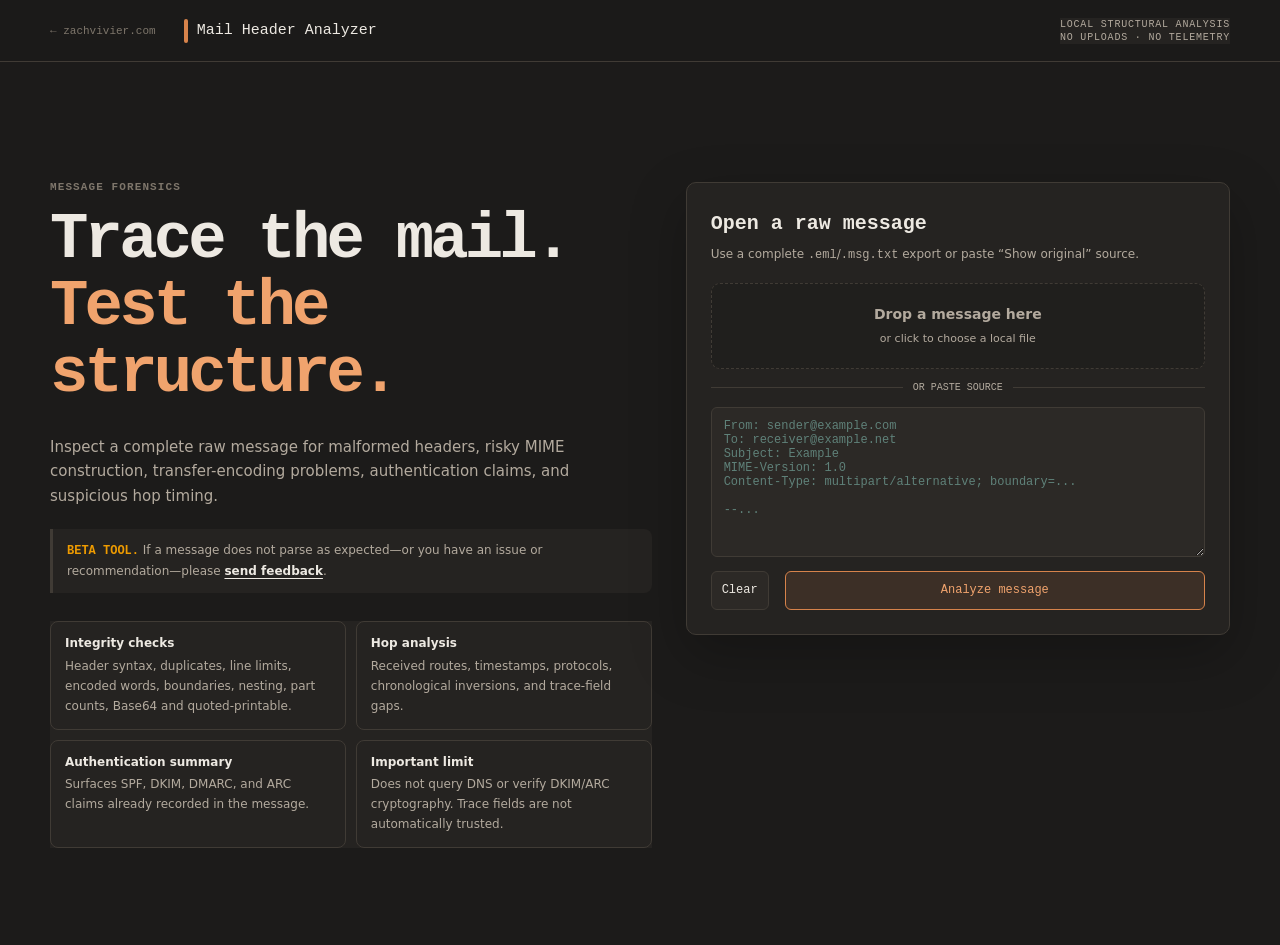
<file: mail-analyzer.html>
<!doctype html>
<html lang="en">
<head>
<meta charset="utf-8">
<meta http-equiv="Content-Security-Policy" content="default-src 'none'; script-src 'self' 'sha256-ox+baDsQ2bScw9RW+wg4tqkkE54HXdDf80gCi2I9sW4='; script-src-attr 'none'; style-src 'self' 'unsafe-inline'; img-src 'self' data:; connect-src 'none'; object-src 'none'; base-uri 'none'; form-action 'none'">
<meta name="viewport" content="width=device-width,initial-scale=1">
<meta name="description" content="Inspect raw email headers, MIME structure, authentication claims, and Received hops locally in your browser.">
<meta name="theme-color" content="#001219">
<title>Mail Header Analyzer — MIME integrity & hop checks</title>
<link rel="icon" href="favicon.svg?v=2" type="image/svg+xml">
<link rel="icon" href="favicon-32.png?v=2" type="image/png" sizes="32x32">
<link rel="icon" href="favicon-16.png?v=2" type="image/png" sizes="16x16">
<link rel="apple-touch-icon" href="apple-touch-icon.png?v=2" sizes="180x180">
<style>
:root {
  --bg:#001219; --surface:#052832; --surface2:#073844; --surface3:#0a4954;
  --line:rgba(148,210,189,.2); --line2:rgba(148,210,189,.36);
  --text:#e9d8a6; --mid:#b9cdbd; --muted:#789b91; --mint:#94d2bd;
  --teal:#D7834B; --amber:#ee9b00; --orange:#ca6702; --red:#ae2012; --wine:#9b2226;
  --mono:"SFMono-Regular",Consolas,"Liberation Mono",monospace;
  --sans:Inter,ui-sans-serif,-apple-system,BlinkMacSystemFont,"Segoe UI",sans-serif;
  color-scheme:dark;
}
*{box-sizing:border-box} html{scroll-behavior:smooth} body{min-height:100vh;margin:0;background:var(--bg);color:var(--text);font:14px/1.55 var(--sans);-webkit-font-smoothing:antialiased} button,input,textarea{font:inherit} button{cursor:pointer} a{color:inherit} :focus-visible{outline:2px solid var(--amber);outline-offset:3px}
.topbar{display:flex;min-height:60px;padding:0 22px;align-items:center;gap:18px;border-bottom:1px solid var(--line);background:rgba(0,18,25,.94);position:sticky;top:0;z-index:20;backdrop-filter:blur(12px)}
.brand{display:flex;align-items:center;gap:9px;font-weight:800;text-decoration:none;white-space:nowrap}.brand::before{content:"";width:4px;height:24px;border-radius:2px;background:var(--mint)}.top-note{margin-left:auto;color:var(--muted);font:11px/1.3 var(--mono);text-align:right}
main{width:min(calc(100% - 40px),1180px);margin:0 auto;padding:54px 0 72px}.hero{display:grid;grid-template-columns:minmax(0,1.05fr) minmax(340px,.95fr);gap:34px;align-items:start}.eyebrow{margin:0 0 14px;color:var(--mint);font:700 11px/1 var(--mono);letter-spacing:.14em;text-transform:uppercase}.hero h1{max-width:720px;margin:0;color:#fff7df;font-size:clamp(46px,6.8vw,82px);line-height:.92;letter-spacing:-.06em}.hero h1 em{color:var(--teal);font-style:normal}.lede{max-width:650px;margin:26px 0 0;color:var(--mid);font-size:17px;line-height:1.65}.beta-note{max-width:650px;margin:20px 0 0;padding:12px 14px;border-left:3px solid var(--amber);border-radius:0 8px 8px 0;background:rgba(238,155,0,.08);color:var(--mid);font-size:12px}.beta-note strong{color:var(--amber);font-family:var(--mono);text-transform:uppercase}.beta-note a{color:var(--text);font-weight:700;text-decoration-thickness:1px;text-underline-offset:3px}.beta-note a:hover{color:var(--mint)}.scope{display:grid;grid-template-columns:repeat(2,minmax(0,1fr));gap:10px;margin-top:28px}.scope div{padding:12px 14px;border:1px solid var(--line);border-radius:8px;background:var(--surface);color:var(--muted);font-size:12px}.scope strong{display:block;margin-bottom:3px;color:var(--text);font-size:12px}
.input-card{padding:24px;border:1px solid var(--line2);border-radius:16px;background:var(--surface);box-shadow:0 20px 55px rgba(0,0,0,.25)}.input-card h2{margin:0 0 5px;font-size:20px}.input-card>p{margin:0 0 17px;color:var(--muted);font-size:12px}.drop{position:relative;padding:19px;border:1px dashed var(--line2);border-radius:10px;background:var(--bg);text-align:center;transition:.15s}.drop.over{border-color:var(--mint);background:rgba(148,210,189,.08)}.drop input{position:absolute;inset:0;width:100%;opacity:0;cursor:pointer}.drop strong{display:block}.drop span{color:var(--muted);font-size:11px}.or{display:flex;align-items:center;gap:10px;margin:14px 0;color:var(--muted);font:10px/1 var(--mono);text-transform:uppercase}.or::before,.or::after{content:"";height:1px;flex:1;background:var(--line)}textarea{display:block;width:100%;min-height:190px;resize:vertical;padding:13px;border:1px solid var(--line2);border-radius:8px;background:var(--bg);color:var(--mid);font:11px/1.5 var(--mono)}textarea::placeholder{color:#5f8179}.actions{display:flex;gap:8px;margin-top:12px}.btn{min-height:39px;padding:0 15px;border:1px solid var(--line2);border-radius:7px;background:var(--surface2);color:var(--text);font-size:12px;font-weight:700}.btn.primary{flex:1;border-color:var(--mint);background:var(--mint);color:var(--bg)}.btn:hover{filter:brightness(1.12)}#inputError{display:none;margin-top:10px;padding:9px 11px;border:1px solid var(--red);border-radius:7px;background:rgba(174,32,18,.15);color:#f4a08e;font-size:12px}
.report{display:none;margin-top:54px;scroll-margin-top:76px}.report.visible{display:block}.summary{display:grid;grid-template-columns:minmax(230px,1.3fr) repeat(5,minmax(120px,.7fr));gap:10px}.summary-card{min-height:112px;padding:18px;border:1px solid var(--line);border-radius:11px;background:var(--surface)}.summary-card .k{color:var(--muted);font:700 10px/1 var(--mono);letter-spacing:.1em;text-transform:uppercase}.summary-card .v{margin-top:10px;color:#fff7df;font:750 26px/1.1 var(--mono)}.summary-card.primary .v{font-family:var(--sans);font-size:22px}.summary-card .s{margin-top:8px;color:var(--muted);font-size:11px}.summary-card.err .v{color:#f08a73}.summary-card.warn .v{color:var(--amber)}.summary-card.ok .v{color:var(--mint)}
.subject{margin-top:12px;padding:16px 18px;border-left:3px solid var(--teal);border-radius:0 8px 8px 0;background:var(--surface);overflow-wrap:anywhere}.subject .k{color:var(--muted);font:10px var(--mono);text-transform:uppercase}.subject .v{margin-top:5px;color:var(--text);font-weight:700}.tabs{display:flex;gap:4px;margin-top:26px;padding-bottom:9px;border-bottom:1px solid var(--line);overflow:auto}.tab{padding:8px 13px;border:1px solid transparent;border-radius:6px;background:none;color:var(--muted);white-space:nowrap;font-size:12px;font-weight:700}.tab.on{border-color:var(--line2);background:var(--surface2);color:var(--text)}.panel{display:none;padding-top:20px}.panel.on{display:block}.panel-grid{display:grid;grid-template-columns:repeat(2,minmax(0,1fr));gap:14px}.section{min-width:0;border:1px solid var(--line);border-radius:11px;background:var(--surface);overflow:hidden}.section.wide{grid-column:1/-1}.section-head{display:flex;padding:13px 16px;align-items:center;justify-content:space-between;gap:12px;border-bottom:1px solid var(--line);background:var(--surface2)}.section-head h3{margin:0;font-size:13px}.count{color:var(--muted);font:10px var(--mono)}.section-body{padding:15px 16px}.caveat{padding:12px 13px;border-left:3px solid var(--amber);background:rgba(238,155,0,.08);color:var(--mid);font-size:12px}.empty{padding:28px;color:var(--muted);text-align:center}
.finding{display:grid;grid-template-columns:72px minmax(0,1fr);gap:12px;padding:13px 0;border-bottom:1px solid var(--line)}.finding:last-child{border-bottom:0}.sev{height:max-content;padding:4px 7px;border-radius:999px;text-align:center;font:700 9px/1 var(--mono);text-transform:uppercase}.sev.error{background:rgba(174,32,18,.2);color:#f08a73}.sev.warning{background:rgba(238,155,0,.15);color:var(--amber)}.sev.info{background:rgba(215,131,75,.18);color:var(--mint)}.finding h4{margin:0 0 3px;font-size:13px}.finding p{margin:0;color:var(--muted);font-size:12px}.finding .evidence{margin-top:6px;color:var(--mid);font:10px/1.45 var(--mono);overflow-wrap:anywhere}.finding .trust-note{margin-top:7px;padding:7px 9px;border-left:2px solid var(--amber);background:rgba(238,155,0,.08);color:var(--amber)}.line{color:var(--mid);font:10px var(--mono)}
.auth-grid{display:grid;grid-template-columns:repeat(2,minmax(0,1fr));gap:8px;margin-bottom:13px}.auth{padding:12px;border:1px solid var(--line);border-radius:8px;background:var(--bg)}.auth .name{color:var(--muted);font:10px var(--mono);text-transform:uppercase}.auth .result{margin-top:7px;color:var(--text);font:700 12px/1.45 var(--mono);word-break:break-word}.auth .result+.result{padding-top:7px;border-top:1px solid var(--line)}.auth .source{display:block;margin-top:2px;color:var(--muted);font:9px/1.4 var(--mono)}.pass{color:var(--mint)!important}.fail,.temperror,.permerror{color:#f08a73!important}.neutral,.none{color:var(--muted)!important}
.hop-tools{display:grid;grid-template-columns:minmax(220px,.8fr) minmax(0,1.2fr);gap:12px;margin-bottom:20px;padding:12px;border:1px solid var(--line);border-radius:8px;background:var(--bg)}.trust-control label{display:block;margin-bottom:5px;color:var(--text);font:700 11px var(--mono)}.trust-control select{width:100%;min-height:36px;padding:0 9px;border:1px solid var(--line2);border-radius:6px;background:var(--surface2);color:var(--text)}.trust-control span,.timing-summary{color:var(--muted);font-size:10px}.timing-summary b{display:block;margin-bottom:4px;color:var(--text);font:700 11px var(--mono)}
.hop{position:relative;margin-left:13px;padding:0 0 22px 28px;border-left:1px solid var(--line2)}.hop:last-child{padding-bottom:0}.hop::before{content:"";position:absolute;left:-5px;top:3px;width:9px;height:9px;border-radius:50%;background:var(--teal);box-shadow:0 0 0 4px var(--surface)}.hop.untrusted::before{background:var(--amber)}.hop-top{display:flex;flex-wrap:wrap;gap:8px;align-items:baseline}.hop-no{color:var(--mint);font:700 10px var(--mono)}.trust-tag{padding:2px 5px;border:1px solid var(--line2);border-radius:999px;color:var(--muted);font:8px var(--mono);text-transform:uppercase}.hop.untrusted .trust-tag{border-color:var(--amber);color:var(--amber)}.hop-time{margin-left:auto;color:var(--muted);font:10px var(--mono)}.hop-route{margin-top:4px;color:var(--text);font:700 13px var(--mono);overflow-wrap:anywhere}.hop-meta{margin-top:4px;color:var(--muted);font-size:11px}.rawline{margin-top:7px;padding:8px;border:1px solid var(--line);border-radius:6px;background:var(--bg);color:var(--muted);font:10px/1.45 var(--mono);overflow-wrap:anywhere}
.mime-node{margin:8px 0 0 15px;padding-left:14px;border-left:1px solid var(--line2)}.mime-node.root{margin-left:0;padding-left:0;border-left:0}.mime-label{display:flex;flex-wrap:wrap;gap:8px;align-items:center;padding:9px 11px;border:1px solid var(--line);border-radius:7px;background:var(--bg);font:11px var(--mono)}.mime-path{color:var(--amber)}.mime-type{color:var(--mint)}.mime-meta{color:var(--muted)}
.header-table{width:100%;border-collapse:collapse}.header-table td{padding:8px 10px;border-bottom:1px solid var(--line);vertical-align:top;font:11px/1.45 var(--mono);overflow-wrap:anywhere}.header-table td:first-child{width:25%;color:var(--mint)}.header-table td:last-child{color:var(--mid)}.header-table tr:last-child td{border-bottom:0}
.limits{display:grid;grid-template-columns:repeat(3,minmax(0,1fr));gap:10px}.limit{padding:11px;border:1px solid var(--line);border-radius:7px;background:var(--bg)}.limit b{display:block;color:var(--text);font:700 13px var(--mono)}.limit span{color:var(--muted);font-size:10px}
@media(max-width:900px){.hero{grid-template-columns:1fr}.summary{grid-template-columns:repeat(2,1fr)}.summary-card.primary{grid-column:1/-1}.panel-grid{grid-template-columns:1fr}.section.wide{grid-column:auto}.auth-grid{grid-template-columns:repeat(2,1fr)}}
@media(max-width:560px){.topbar{padding:0 14px}.top-note{display:none}main{width:min(calc(100% - 24px),1180px);padding-top:34px}.hero h1{font-size:46px}.scope{grid-template-columns:1fr}.input-card{padding:17px}.summary{grid-template-columns:1fr}.summary-card.primary{grid-column:auto}.auth-grid,.limits,.hop-tools{grid-template-columns:1fr}.finding{grid-template-columns:1fr}.hop-time{width:100%;margin-left:0}.header-table td{display:block;width:100%!important}.header-table td:first-child{padding-bottom:2px;border-bottom:0}.header-table td:last-child{padding-top:2px}}
</style>
  <link rel="stylesheet" href="tools.css?v=13">
</head>
<body>
<header class="topbar"><a class="top-home" href="index.html">← zachvivier.com</a><a class="brand" href="index.html">Mail Header Analyzer</a><div class="top-note">LOCAL STRUCTURAL ANALYSIS<br>NO UPLOADS · NO TELEMETRY</div></header>
<main>
  <section class="hero">
    <div>
      <p class="eyebrow">Message forensics</p>
      <h1>Trace the mail. <em>Test the structure.</em></h1>
      <p class="lede">Inspect a complete raw message for malformed headers, risky MIME construction, transfer-encoding problems, authentication claims, and suspicious hop timing.</p>
      <p class="beta-note"><strong>Beta tool.</strong> If a message does not parse as expected—or you have an issue or recommendation—please <a href="mailto:site@zachvivier.com?subject=Mail%20Header%20Analyzer%20feedback">send feedback</a>.</p>
      <div class="scope">
        <div><strong>Integrity checks</strong>Header syntax, duplicates, line limits, encoded words, boundaries, nesting, part counts, Base64 and quoted-printable.</div>
        <div><strong>Hop analysis</strong>Received routes, timestamps, protocols, chronological inversions, and trace-field gaps.</div>
        <div><strong>Authentication summary</strong>Surfaces SPF, DKIM, DMARC, and ARC claims already recorded in the message.</div>
        <div><strong>Important limit</strong>Does not query DNS or verify DKIM/ARC cryptography. Trace fields are not automatically trusted.</div>
      </div>
    </div>
    <div class="input-card">
      <h2>Open a raw message</h2>
      <p>Use a complete <code>.eml</code>/<code>.msg.txt</code> export or paste “Show original” source.</p>
      <div class="drop" id="drop"><input id="file" type="file" accept=".eml,.txt,message/rfc822,text/plain"><strong>Drop a message here</strong><span>or click to choose a local file</span></div>
      <div class="or">or paste source</div>
      <textarea id="raw" spellcheck="false" aria-label="Raw message source" placeholder="From: sender@example.com&#10;To: receiver@example.net&#10;Subject: Example&#10;MIME-Version: 1.0&#10;Content-Type: multipart/alternative; boundary=...&#10;&#10;--..."></textarea>
      <div class="actions"><button class="btn" id="clearBtn" type="button">Clear</button><button class="btn primary" id="analyzeBtn" type="button">Analyze message</button></div>
      <div id="inputError" role="alert"></div>
    </div>
  </section>

  <section class="report" id="report" aria-live="polite">
    <div class="summary" id="summary"></div>
    <div class="subject"><div class="k">Decoded subject</div><div class="v" id="subject">—</div></div>
    <div class="tabs" role="tablist" aria-label="Analysis sections">
      <button class="tab on" id="findingsTab" type="button" role="tab" aria-selected="true" aria-controls="findingsPanel" data-panel="findingsPanel">Findings</button>
      <button class="tab" id="hopsTab" type="button" role="tab" aria-selected="false" aria-controls="hopsPanel" tabindex="-1" data-panel="hopsPanel">Hops</button>
      <button class="tab" id="mimeTab" type="button" role="tab" aria-selected="false" aria-controls="mimePanel" tabindex="-1" data-panel="mimePanel">MIME tree</button>
      <button class="tab" id="headersTab" type="button" role="tab" aria-selected="false" aria-controls="headersPanel" tabindex="-1" data-panel="headersPanel">Headers</button>
    </div>

    <div class="panel on" id="findingsPanel" role="tabpanel" aria-labelledby="findingsTab"><div class="panel-grid">
      <section class="section wide"><div class="section-head"><h3>Integrity findings</h3><span class="count" id="findingCount"></span></div><div class="section-body" id="findings"></div></section>
      <section class="section"><div class="section-head"><h3>Authentication claims</h3><span class="count">OBSERVED, NOT VERIFIED</span></div><div class="section-body"><div class="auth-grid" id="auth"></div><div class="caveat" id="authCaveat"></div></div></section>
      <section class="section"><div class="section-head"><h3>Analyzer limits</h3></div><div class="section-body"><div class="limits" id="limits"></div></div></section>
    </div></div>

    <div class="panel" id="hopsPanel" role="tabpanel" aria-labelledby="hopsTab"><section class="section"><div class="section-head"><h3>Received path</h3><span class="count" id="hopCount"></span></div><div class="section-body"><div class="hop-tools"><div class="trust-control"><label for="trustedHop">First controlled hop</label><select id="trustedHop"><option value="">Not designated</option></select><span>Everything below this receiver is attacker-controllable and labeled unverifiable by construction.</span></div><div class="timing-summary" id="timingSummary"></div></div><div id="hops"></div></div></section></div>
    <div class="panel" id="mimePanel" role="tabpanel" aria-labelledby="mimeTab"><section class="section"><div class="section-head"><h3>MIME structure</h3><span class="count" id="mimeCount"></span></div><div class="section-body" id="mimeTree"></div></section></div>
    <div class="panel" id="headersPanel" role="tabpanel" aria-labelledby="headersTab"><section class="section"><div class="section-head"><h3>Unfolded header fields</h3><span class="count" id="headerCount"></span></div><div class="section-body" style="padding:0;overflow:auto"><table class="header-table"><tbody id="headerRows"></tbody></table></div></section></div>
  </section>
</main>
<script src="mail-analyzer-core.js"></script>
<script>
(function(){
'use strict';
var $=function(id){return document.getElementById(id)}, raw=$('raw'), file=$('file'), drop=$('drop'), currentName='pasted message', originalFileText=null, MAX_FILE_BYTES=20*1024*1024, MAX_RENDER_ITEMS=500;
function el(tag,cls,text){var n=document.createElement(tag);if(cls)n.className=cls;if(text!==undefined)n.textContent=text;return n}
function clearNode(n){while(n.firstChild)n.removeChild(n.firstChild)}
function showError(text){$('inputError').textContent=text;$('inputError').style.display=text?'block':'none'}
function readFile(f){if(!f)return;if(f.size>MAX_FILE_BYTES){file.value='';showError('That file is larger than the 20 MiB safety limit and was not loaded.');return}currentName=f.name;var r=new FileReader();r.onload=function(){originalFileText=String(r.result||'');raw.value=originalFileText;$('trustedHop').value='';showError('');analyze()};r.onerror=function(){showError('Could not read that file.')};r.readAsText(f)}
file.addEventListener('change',function(){readFile(file.files[0])});
['dragenter','dragover'].forEach(function(t){drop.addEventListener(t,function(e){e.preventDefault();drop.classList.add('over')})});
['dragleave','drop'].forEach(function(t){drop.addEventListener(t,function(e){e.preventDefault();drop.classList.remove('over')})});
drop.addEventListener('drop',function(e){readFile(e.dataTransfer.files[0])});
$('clearBtn').addEventListener('click',function(){raw.value='';file.value='';originalFileText=null;currentName='pasted message';$('trustedHop').value='';$('report').classList.remove('visible');showError('');raw.focus()});
$('analyzeBtn').addEventListener('click',analyze);
$('trustedHop').addEventListener('change',function(){if($('report').classList.contains('visible'))analyze(true)});
raw.addEventListener('input',function(){originalFileText=null;currentName='pasted message'});
raw.addEventListener('keydown',function(e){if((e.metaKey||e.ctrlKey)&&e.key==='Enter')analyze()});
function activateTab(tab,focus){document.querySelectorAll('.tab').forEach(function(x){var on=x===tab;x.classList.toggle('on',on);x.setAttribute('aria-selected',String(on));x.tabIndex=on?0:-1});document.querySelectorAll('.panel').forEach(function(x){x.classList.toggle('on',x.id===tab.dataset.panel)});if(focus)tab.focus()}
document.querySelector('.tabs').addEventListener('click',function(e){if(e.target.matches('.tab'))activateTab(e.target,false)});
document.querySelector('.tabs').addEventListener('keydown',function(e){if(!/^(ArrowLeft|ArrowRight|Home|End)$/.test(e.key))return;var tabs=Array.prototype.slice.call(document.querySelectorAll('.tab')),i=tabs.indexOf(e.target);if(i<0)return;e.preventDefault();if(e.key==='Home')i=0;else if(e.key==='End')i=tabs.length-1;else i=(i+(e.key==='ArrowRight'?1:-1)+tabs.length)%tabs.length;activateTab(tabs[i],true)});
function summaryCard(k,v,s,cls){var n=el('div','summary-card '+(cls||''));n.appendChild(el('div','k',k));n.appendChild(el('div','v',String(v)));n.appendChild(el('div','s',s));return n}
function renderSummary(r){var n=$('summary');clearNode(n);var analyzed=r.meta.analyzedCharacters.toLocaleString()+' characters analyzed'+(r.meta.truncated?' · truncated safely':'');n.appendChild(summaryCard(currentName,'Analysis complete',analyzed,'primary'));n.appendChild(summaryCard('High severity',r.summary.errors,'Contradictions or structural ambiguity','err'));n.appendChild(summaryCard('Warnings',r.summary.warnings,'Transport or identity observations','warn'));n.appendChild(summaryCard('Informational',r.summary.info,'Observed context and normalization notes','ok'));n.appendChild(summaryCard('MIME parts',r.mime.totalParts,r.mime.leafParts+' leaf · depth '+r.mime.maxDepth,''));n.appendChild(summaryCard('Received hops',r.hops.length,'Claimed origin first · final delivery last',''));$('subject').textContent=r.headers.subjectDecoded||'(no Subject field)'}
function renderFindings(r){var n=$('findings'),shown=r.findings.slice(0,MAX_RENDER_ITEMS);clearNode(n);$('findingCount').textContent=r.findings.length+' TOTAL'+(shown.length<r.findings.length?' · SHOWING '+shown.length:'');if(!shown.length){n.appendChild(el('div','empty','No observations at the current thresholds.'));return}shown.forEach(function(f){var row=el('article','finding');row.appendChild(el('span','sev '+f.severity,f.severity));var body=el('div');var title=el('h4','',f.title);if(f.line)title.appendChild(el('span','line',' · line '+f.line));body.appendChild(title);body.appendChild(el('p','',f.detail));body.appendChild(el('p','evidence','Evidence · '+f.evidence));if(f.trustNote)body.appendChild(el('p','trust-note',f.trustNote));row.appendChild(body);n.appendChild(row)});if(shown.length<r.findings.length)n.appendChild(el('div','empty','Additional findings were not rendered to keep this tab responsive.'))}
function resultClass(vals){var s=(vals||[]).join(' ').toLowerCase();return /fail|error/.test(s)?'fail':/pass/.test(s)?'pass':/none|neutral/.test(s)?'neutral':''}
function authResult(card,result,label,source){var row=el('div','result '+resultClass([result]),result+' · '+label);if(source)row.appendChild(el('span','source',source));card.appendChild(row)}
function renderAuth(r){var n=$('auth');clearNode(n);var signatures=r.authentication.signatures||[],dkimRecords=(r.authentication.records||[]).filter(function(record){return record.method==='dkim'}),unmatchedDkim=dkimRecords.filter(function(record){return !record.signatureDomain});if(!signatures.length&&!dkimRecords.length){var none=el('div','auth');none.appendChild(el('div','name','DKIM signatures'));authResult(none,'none','not reported','No DKIM-Signature or reported DKIM result');n.appendChild(none)}else signatures.forEach(function(signature){var card=el('div','auth');card.appendChild(el('div','name','DKIM · d='+signature.domain+' · s='+signature.selector));if(!signature.reports.length)authResult(card,'none','no reported verdict','Signature bytes observed; cryptography not checked');else signature.reports.forEach(function(report){var where=report.arcInstance===null?report.evaluator:'ARC i='+report.arcInstance+' · '+report.evaluator;authResult(card,report.result,where,report.source+(report.sealer?' · sealed by '+report.sealer:''))});n.appendChild(card)});unmatchedDkim.forEach(function(report){var claim=el('div','auth');claim.appendChild(el('div','name','DKIM reported claim · signature identity not matched'));var identity=report.headerDomain?('header identity '+report.headerDomain):'identity not stated';authResult(claim,report.result,report.evaluator+' · '+identity,report.source+(report.arcInstance===null?'':' · ARC i='+report.arcInstance));n.appendChild(claim)});var spfCard=el('div','auth');spfCard.appendChild(el('div','name','SPF claims'));var spf=r.authentication.spfDetails||[];if(!spf.length)authResult(spfCard,'none','not reported','Authentication-Results / Received-SPF');else spf.forEach(function(report){authResult(spfCard,report.result,report.evaluator+' · '+(report.domain||report.mailFromDomain||'(domain not stated)'),report.source||report.field)});n.appendChild(spfCard);var dmarcCard=el('div','auth');dmarcCard.appendChild(el('div','name','DMARC claims · reported, not verified'));var dmarcClaims=(r.authentication.records||[]).filter(function(record){return record.method==='dmarc'}),align=r.authentication.dmarcAlignment||[];if(!dmarcClaims.length)authResult(dmarcCard,'none','not reported','Strict alignment not evaluated');else dmarcClaims.forEach(function(record){var where=record.arcInstance===null?record.evaluator:'ARC i='+record.arcInstance+' · '+record.evaluator;var derived=align.filter(function(item){return item.evaluator===record.evaluator})[0];authResult(dmarcCard,record.result,where,'Reported claim'+(derived?' · derived relaxed '+derived.derived:'')+' · no DNS or cryptographic verification')});n.appendChild(dmarcCard);var arcCard=el('div','auth');var arcClaims=(r.authentication.records||[]).filter(function(record){return record.method==='arc'});arcCard.appendChild(el('div','name','ARC claims · '+r.authentication.arcSets+' seal'+(r.authentication.arcSets===1?'':'s')+' · '+r.authentication.arcAuthenticationResults+' AAR field'+(r.authentication.arcAuthenticationResults===1?'':'s')));if(!arcClaims.length)authResult(arcCard,'none','no reported ARC method','ARC presence only; seals not verified');else arcClaims.forEach(function(record){var where=record.arcInstance===null?record.evaluator:'ARC i='+record.arcInstance+' · '+record.evaluator;authResult(arcCard,record.result,where,record.source+(record.parenthetical?' · parenthetical: '+record.parenthetical:'')+' · reported only; not independently interpreted or verified')});n.appendChild(arcCard);$('authCaveat').textContent=r.authentication.caveat}
function renderLimits(r){var n=$('limits');clearNode(n);[['No DNS','DKIM/SPF keys and policies are not fetched.'],['No crypto','DKIM body hashes, signatures, and ARC seals are not verified.'],['Trust boundary','Received fields below a trusted receiver can be forged.']].forEach(function(x){var d=el('div','limit');d.appendChild(el('b','',x[0]));d.appendChild(el('span','',x[1]));n.appendChild(d)})}
function renderHops(r){var n=$('hops'),shown=r.hops.slice(0,MAX_RENDER_ITEMS),select=$('trustedHop'),selected=r.trustBoundary.designated?String(r.trustBoundary.trustedHop):select.value;clearNode(n);clearNode(select);var blank=el('option','','Not designated');blank.value='';select.appendChild(blank);r.hops.forEach(function(h){var option=el('option','','Hop '+h.index+' · '+(h.by||'receiver not stated'));option.value=String(h.index);select.appendChild(option)});if(selected&&Number(selected)<=r.hops.length)select.value=selected;$('hopCount').textContent=r.hops.length+' HOP'+(r.hops.length===1?'':'S');var timing=$('timingSummary');clearNode(timing);timing.appendChild(el('b','','Per-hop timing'));if(r.timing.consecutive.length){var largest=r.timing.largest;timing.appendChild(el('span','',r.timing.totalSeconds+'s total across monotonic hops · largest '+largest.seconds+'s from hop '+largest.fromHop+' to hop '+largest.toHop+'. Inverted intervals are excluded from this display total.'))}else timing.appendChild(el('span','','No consecutive valid timestamps are available.'));if(!shown.length){n.appendChild(el('div','empty','No Received fields were found.'));return}shown.forEach(function(h){var d=el('div','hop '+(h.trust==='untrusted'?'untrusted':'')),top=el('div','hop-top');top.appendChild(el('span','hop-no','HOP '+h.index+(h.positionLabel?' · '+h.positionLabel:'')));if(h.trust!=='undesignated')top.appendChild(el('span','trust-tag',h.trust==='untrusted'?'before trust boundary':'controlled side'));top.appendChild(el('span','hop-time',(h.date||'timestamp unavailable')+(h.deltaFromPreviousSeconds!==undefined?' · +'+h.deltaFromPreviousSeconds+'s from hop '+(h.index-1):'')));d.appendChild(top);d.appendChild(el('div','hop-route',(h.origin||'origin not stated')+' → '+(h.by||'receiver not stated')));var sameReportedName=h.rdns&&h.claimedHostname&&h.rdns.replace(/\.$/,'').toLowerCase()===h.claimedHostname.replace(/\.$/,'').toLowerCase();var peer=[h.observedAddress&&('observed peer '+h.observedAddress),h.assertedAddress&&('client-asserted '+h.assertedAddress),h.claimedHostname&&('claimed host '+h.claimedHostname),h.rdns&&!sameReportedName&&('receiver-reported rDNS '+h.rdns),h.helo&&('HELO '+h.helo)].filter(Boolean);if(peer.length)d.appendChild(el('div','hop-meta',peer.join(' · ')));var tls=h.tls||{},absence=tls.absenceReason==='by-only'?'by-only delivery; no peer transport is stated':tls.absenceReason==='external-smtp-no-tls-evidence'?'external SMTP with no TLS clause or cipher stated':tls.absenceReason==='api-injection-no-tls-clause'?'API injection; no TLS clause stated':tls.absenceReason==='from-present-no-tls-clause'?'peer stated; no TLS clause stated':'';var transport=[tls.label,absence,tls.version&&('version '+tls.version),tls.cipher&&('cipher '+tls.cipher),tls.bits&&('bits '+tls.bits),tls.verify&&('verify '+tls.verify),h.with&&('protocol '+h.with),h.id&&('id '+h.id),h.for&&('for '+h.for)].filter(Boolean);d.appendChild(el('div','hop-meta',transport.join(' · ')||'No protocol, TLS, queue ID, or envelope recipient stated.'));if(h.raw)d.appendChild(el('pre','raw',h.raw));n.appendChild(d)})}
function mimeNode(node,isRoot,state){if(state.count>=MAX_RENDER_ITEMS)return el('div','empty','Additional MIME nodes were not rendered.');state.count++;var wrap=el('div','mime-node '+(isRoot?'root':'')),label=el('div','mime-label');label.appendChild(el('span','mime-path',node.path));label.appendChild(el('span','mime-type',node.contentType));label.appendChild(el('span','mime-meta',[node.charset&&('charset '+node.charset),node.transferEncoding,node.disposition&&('disposition '+node.disposition),node.filename&&('filename '+node.filename),node.contentTypeName&&node.dispositionFilename&&node.contentTypeName!==node.dispositionFilename&&('Content-Type name '+node.contentTypeName),node.size.toLocaleString()+' chars'].filter(Boolean).join(' · ')));wrap.appendChild(label);node.children.forEach(function(c){if(state.count<MAX_RENDER_ITEMS)wrap.appendChild(mimeNode(c,false,state))});return wrap}
function renderMime(r){var n=$('mimeTree');clearNode(n);$('mimeCount').textContent=r.mime.totalParts+' PARTS · DEPTH '+r.mime.maxDepth;n.appendChild(mimeNode(r.mime.tree,true,{count:0}))}
function renderHeaders(r){var n=$('headerRows'),shown=r.headers.fields.slice(0,MAX_RENDER_ITEMS);clearNode(n);$('headerCount').textContent=r.headers.count+' FIELDS'+(shown.length<r.headers.count?' · SHOWING '+shown.length:'');shown.forEach(function(h){var tr=el('tr'),a=el('td','',h.name),b=el('td','',h.value);tr.appendChild(a);tr.appendChild(b);n.appendChild(tr)})}
function analyze(preserveScroll){var fromFile=originalFileText!==null,text=fromFile?originalFileText:raw.value;if(!text.trim()){showError('Paste a raw message or choose an .eml/.txt file first.');return}showError('');try{var trustedValue=$('trustedHop').value,report=MailAnalyzer.analyzeMessage(text,{inputSource:fromFile?'file':'paste',trustedHop:trustedValue?Number(trustedValue):null});renderSummary(report);renderFindings(report);renderAuth(report);renderLimits(report);renderHops(report);renderMime(report);renderHeaders(report);$('report').classList.add('visible');if(preserveScroll!==true)$('report').scrollIntoView({behavior:'smooth',block:'start'})}catch(e){showError('Analysis failed safely: '+e.message)}}
})();
</script>
</body>
</html>
</file>
<file: tools.css>
:root {
  --bg: #1c1b1a;
  --surface: #252321;
  --surface-raised: #2c2926;
  --surface2: #2c2926;
  --surface3: #36312d;
  --border: #403b35;
  --border2: #574c42;
  --scroll: #7d6655;
  --scroll-hi: #d7834b;
  --text: #ede9e2;
  --muted: #b3aa9e;
  --dim: #7e766b;
  --accent: #d7834b;
  --accent-bright: #f0a36d;
  --accent-soft: rgba(215,131,75,.13);
  --green: #91aa82;
  --green-dim: rgba(145,170,130,.14);
  --green-text: #a8c094;
  --ok: #91aa82;
  --ok-dim: rgba(145,170,130,.14);
  --ok-text: #a8c094;
  --mint: #d7834b;
  --mint-bg: rgba(215,131,75,.13);
  --teal: #d7834b;
  --blue: #d7834b;
  --blue-dim: rgba(215,131,75,.13);
  --blue-text: #f0a36d;
  --info: #d7834b;
  --info-dim: rgba(215,131,75,.13);
  --info-text: #f0a36d;
  --row-hover: rgba(215,131,75,.10);
  --sel-line: rgba(215,131,75,.20);
  --xtag: #b3aa9e;
  --xatt: #d7834b;
  --xval: #f0a36d;
  --line: #403b35;
  --line2: #574c42;
  --text-mid: #c8beb2;
  --text-muted: #b3aa9e;
  --mono: 'JetBrains Mono', ui-monospace, monospace;
  --sans: Inter, ui-sans-serif, system-ui, sans-serif;
}

*, *::before, *::after { box-sizing: border-box; }
html { background: var(--bg) !important; }
body {
  position: relative;
  min-height: 100vh;
  margin: 0 !important;
  background: var(--bg) !important;
  color: var(--text) !important;
  font: 14px/1.65 var(--sans) !important;
  -webkit-font-smoothing: antialiased;
}
body::before {
  content: "";
  position: fixed;
  inset: 0;
  z-index: -1;
  pointer-events: none;
  opacity: .35;
  background-image: radial-gradient(circle at 1px 1px, rgba(237,233,226,.08) 1px, transparent 0);
  background-size: 28px 28px;
}
a { color: inherit; }
code, pre, .mono, .bar-mark, .top-note, .eyebrow, .count { font-family: var(--mono) !important; }

/* Shared page frame */
main, body > .card, body > .bar, body > .topbar { position: relative; z-index: 1; }
body > main, body > .card, body > .bar, body > .topbar { width: min(920px, calc(100% - 40px)); margin-left: auto; margin-right: auto; }
.home-link, .home, .bar-home, .brand {
  color: var(--dim) !important;
  text-decoration: none !important;
  font: 12px var(--mono) !important;
}
.home-link, .home { display: block; padding-top: 34px; }
.home-link:hover, .home:hover, .bar-home:hover, .brand:hover { color: var(--accent-bright) !important; }
.theme-fab, .theme {
  position: fixed !important;
  top: 20px !important;
  right: 24px !important;
  z-index: 10 !important;
  padding: 8px 12px !important;
  border: 1px solid var(--border) !important;
  border-radius: 7px !important;
  background: var(--surface) !important;
  color: var(--muted) !important;
  font: 12px var(--mono) !important;
  cursor: pointer;
}
.theme-fab:hover, .theme:hover { border-color: var(--accent) !important; color: var(--accent-bright) !important; }
h1, h2, h3, h4 { color: var(--text) !important; font-family: var(--mono) !important; }
p, li, label, .lede, .hint, .note, .top-note { color: var(--muted) !important; }

/* HAR and Event Viewer */
body > .card { margin-top: 58px; padding: 38px; background: var(--surface) !important; border: 1px solid var(--border) !important; border-radius: 12px !important; }
body > .card h1 { margin: 0 0 10px; font-size: clamp(22px, 4vw, 32px) !important; }
body > .card h1 em { color: var(--accent-bright) !important; font-style: normal; }
body > .card .lede { max-width: 68ch; margin: 0 0 24px; font-size: 15px; }
body > .bar {
  display: flex !important; align-items: center; gap: 12px; min-height: 58px; margin-top: 28px; padding: 10px 0 !important;
  border-top: 1px solid var(--border) !important; border-bottom: 1px solid var(--border) !important; background: transparent !important;
}
.bar-home { font-size: 18px !important; }
.bar-mark { color: var(--text) !important; font-size: 15px !important; font-weight: 600; }
.bar-files { display: flex; flex-wrap: wrap; gap: 6px; margin-right: auto; }
.bar-right { display: flex; flex-wrap: wrap; justify-content: flex-end; gap: 6px; }
.drop {
  border: 1px dashed var(--border) !important; border-radius: 9px !important; background: rgba(28,27,26,.45) !important;
  color: var(--muted) !important;
}
body > .card .drop { min-height: 164px; display: grid; place-content: center; text-align: center; }
.drop:hover, .drop:focus-within { border-color: var(--accent) !important; background: var(--accent-soft) !important; }
.btn, .lvl, .tab, select, input, textarea {
  border: 1px solid var(--border) !important; border-radius: 6px !important; background: var(--surface-raised) !important;
  color: var(--text) !important; font: 12px var(--mono) !important;
}
.btn, .lvl, .tab { padding: 7px 10px !important; cursor: pointer; }
.btn:hover, .lvl:hover, .tab:hover, .btn.on, .lvl.on, .tab.on { border-color: var(--accent) !important; color: var(--accent-bright) !important; background: var(--accent-soft) !important; }
.search input, input[type="search"], textarea { width: 100%; padding: 11px 12px !important; }
.split { gap: 14px !important; }
.list, .detail, .modal-in, .panel, .report, .section, .input-card { background: var(--surface) !important; border: 1px solid var(--border) !important; border-radius: 10px !important; }
.list, .detail { overflow: hidden; }
.d-head, .d-body, .section-body { border-color: var(--border) !important; }
.d-head { padding: 18px !important; }
.d-head h2 { margin: 0 0 4px; font-size: 15px !important; }
.d-body { color: var(--muted) !important; }
.row, .hitem, .kv tr, .tim tr { border-color: var(--border) !important; }
.row:hover, .hitem:hover { background: var(--accent-soft) !important; }
table { color: var(--muted) !important; }
th { color: var(--dim) !important; font: 11px var(--mono) !important; text-transform: uppercase; }
td, th { border-color: var(--border) !important; }
.chip, .pill, .badge { border-color: var(--border) !important; background: var(--accent-soft) !important; color: var(--accent-bright) !important; }

/* Certificate Inspector */
body > main { padding-bottom: 70px; }
.mast { padding: 62px 0 30px !important; border-bottom: 1px solid var(--border); }
.mast h1 { margin: 0 0 12px; font-size: clamp(28px, 6vw, 46px) !important; letter-spacing: -.04em; }
.mast h1 em { color: var(--accent-bright) !important; font-style: normal; }
.eyebrow { color: var(--dim) !important; font-size: 11px !important; letter-spacing: .1em; text-transform: uppercase; }
.panel { margin-top: 16px; padding: 22px !important; }
.panel h2 { font-size: 15px !important; }
.paste, #raw { min-height: 150px; margin-top: 14px; resize: vertical; }
.actions { display: flex; align-items: center; justify-content: space-between; gap: 16px; margin-top: 14px; }
.primary { border-color: var(--accent) !important; background: var(--accent-soft) !important; color: var(--accent-bright) !important; }
.primary:hover { background: rgba(215,131,75,.22) !important; }

/* Mail Header Analyzer */
.topbar { display: flex !important; align-items: center; justify-content: space-between; gap: 20px; min-height: 62px; border-bottom: 1px solid var(--border) !important; }
.topbar .brand { color: var(--text) !important; font-size: 15px !important; font-weight: 600; }
.top-note { text-align: right; color: var(--dim) !important; font-size: 10px !important; letter-spacing: .08em; }
.hero { padding: 62px 0 26px !important; }
.hero h1 { max-width: 720px; margin: 0 0 20px !important; font: 600 clamp(32px, 7vw, 64px)/1.05 var(--mono) !important; letter-spacing: -.06em; }
.hero h1 em { color: var(--accent-bright) !important; font-style: normal; }
.hero > p, .hero .lede { max-width: 68ch; font-size: 15px; }
.beta-note, .caveat, .top-note, .scope { border-color: var(--border) !important; background: var(--surface) !important; color: var(--muted) !important; }
.report { margin-top: 18px; overflow: hidden; }
.tabs { display: flex; flex-wrap: wrap; gap: 6px; padding: 12px; border-bottom: 1px solid var(--border); }
.section { margin: 12px; padding: 0 !important; overflow: hidden; }
.section-head { padding: 16px 18px !important; border-bottom: 1px solid var(--border); }
.section-head h3 { margin: 0; font-size: 14px !important; }
.section-body { padding: 18px !important; }
.header-table { width: 100%; }
.header-table td { padding: 9px 12px; }

@media (max-width: 640px) {
  body > .card, body > .bar, body > .topbar, body > main { width: min(100% - 32px, 920px); }
  body > .card { margin-top: 42px; padding: 22px; }
  .bar { align-items: flex-start !important; flex-wrap: wrap; }
  .bar-files { order: 3; flex-basis: 100%; }
  .bar-right { justify-content: flex-start; }
  .actions, .topbar { align-items: flex-start !important; flex-direction: column; }
  .top-note { text-align: left; }
}

/* Mail page shell */
body > .topbar .top-home { color: var(--dim) !important; font: 11px var(--mono); text-decoration: none; white-space: nowrap; }
body > .topbar .top-home:hover { color: var(--accent-bright) !important; }
body > .topbar .brand { margin-left: 8px; }
body > .topbar .brand::before { background: var(--accent) !important; }
body > .topbar { width: 100% !important; min-height: 62px !important; padding: 0 max(20px, calc((100% - 1180px) / 2)) !important; background: rgba(28,27,26,.96) !important; position: sticky; top: 0; z-index: 20; }
body > main { width: min(1180px, calc(100% - 40px)) !important; padding: 58px 0 72px !important; }
body > main .hero { display: grid !important; grid-template-columns: minmax(0, 1.05fr) minmax(340px, .95fr) !important; gap: 34px !important; align-items: start !important; }
body > main .hero h1 { color: var(--text) !important; }
body > main .hero .input-card { align-self: start; }

/* Tool shells: these selectors intentionally outrank the historical page CSS. */
#upload {
  display: flex; width: min(920px, calc(100% - 40px)) !important; min-height: 100vh !important; height: auto !important;
  margin: 0 auto !important; padding: 84px 0 70px !important; align-items: stretch !important; justify-content: flex-start !important; overflow: visible !important;
}
#upload .home-link { position: static !important; order: 0; margin-bottom: 18px; }
#upload .theme-fab { position: fixed !important; }
#upload .mark { position: static !important; display: flex !important; align-items: center; gap: 10px; order: 1; margin: 0 0 18px !important; color: var(--muted) !important; font: 11px var(--mono) !important; letter-spacing: .08em; text-transform: uppercase; }
#upload .mark-bar { width: 4px !important; height: 24px !important; background: var(--accent) !important; border-radius: 2px !important; }
#upload .mark-t { color: var(--text) !important; font: 600 14px var(--mono) !important; }
#upload .mark-t span { display: block; margin-top: 2px; color: var(--muted) !important; font: 10px var(--mono) !important; }
#upload .card { order: 2; width: 100% !important; max-width: none !important; margin: 0 !important; padding: 30px !important; background: var(--surface) !important; border: 1px solid var(--border) !important; border-radius: 12px !important; box-shadow: none !important; }
#upload .card::before { height: 2px !important; background: var(--accent) !important; }
#upload .card h1 { margin: 0 0 10px !important; color: var(--text) !important; font: 600 clamp(22px, 4vw, 32px)/1.2 var(--mono) !important; }
#upload .card .lede { margin: 0 0 24px !important; color: var(--muted) !important; }
#upload .card .drop { min-height: 150px; display: grid; place-content: center; }
#upload .card .note { margin-top: 24px !important; padding-top: 20px !important; border-color: var(--border) !important; color: var(--muted) !important; }

#app { display: none; min-height: 100vh !important; height: auto !important; overflow: visible !important; background: var(--bg) !important; }
#app > .bar { position: sticky !important; top: 0; z-index: 20; width: 100% !important; min-height: 58px !important; height: auto !important; padding: 10px max(20px, calc((100% - 1180px) / 2)) !important; border-bottom: 1px solid var(--border) !important; background: rgba(28,27,26,.96) !important; overflow: visible !important; }
#app > .bar .bar-mark { color: var(--text) !important; font: 600 15px var(--mono) !important; }
#app > .bar .bar-mark::before { width: 4px !important; height: 24px !important; background: var(--accent) !important; }
#app > .bar .bar-home { color: var(--muted) !important; }
#app > .bar .bar-files { min-width: 0; }
#app > .bar .bar-right { flex-wrap: wrap; }
#app > .head, #app > .filters { width: min(1180px, calc(100% - 40px)); margin: 0 auto; background: transparent !important; border-color: var(--border) !important; }
#app > .head { padding: 20px 0 14px !important; }
#app > .filters { padding: 12px 0 !important; }
#app > .filters .search { flex: 1 1 280px; }
#app > .filters select { min-height: 34px; padding: 0 9px; }
#app > .split { display: grid !important; grid-template-columns: minmax(0, 1.15fr) minmax(360px, .85fr); gap: 14px; width: min(1180px, calc(100% - 40px)); min-height: 620px !important; height: auto !important; margin: 0 auto 60px; }
#app > .split .list, #app > .split .detail { width: auto !important; min-width: 0 !important; max-width: none !important; min-height: 620px; height: auto !important; overflow: auto !important; background: var(--surface) !important; border: 1px solid var(--border) !important; border-radius: 10px !important; }
#app > .split .detail { position: static !important; display: block !important; }
#app > .split .grip { display: none !important; }
#app > .split .d-head { padding: 18px !important; border-color: var(--border) !important; }
#app > .split .d-head h2 { margin: 0 0 4px !important; color: var(--text) !important; font: 600 15px var(--mono) !important; }
#app > .split .d-head .l2 { color: var(--muted) !important; }
#app > .split .tabs { display: flex !important; gap: 6px !important; padding: 12px !important; background: var(--surface-raised) !important; border-color: var(--border) !important; }
#app > .split .tab { flex: 0 0 auto; border: 1px solid var(--border) !important; border-radius: 6px !important; background: var(--surface) !important; color: var(--muted) !important; }
#app > .split .tab.on, #app > .split .tab:hover { border-color: var(--accent) !important; background: var(--accent-soft) !important; color: var(--accent-bright) !important; }
#app > .split .d-body { min-height: 420px; padding: 18px !important; border-color: var(--border) !important; background: var(--surface) !important; }
#app > .split .row, #app > .split .hitem { background: transparent !important; border-color: var(--border) !important; }
#app > .split .row:hover, #app > .split .hitem:hover { background: var(--accent-soft) !important; }
#app .stats { gap: 8px !important; margin-bottom: 14px !important; }
#app .stat { background: var(--surface) !important; border-color: var(--border) !important; }
#app .tl-wrap { border-color: var(--border) !important; background: var(--surface) !important; }
#app .barcell .bar { background: var(--accent) !important; }

/* Remove the remaining legacy teal surfaces from analyzer reports. */
body > main .section-head, body > main .section-head h3 { background: var(--surface-raised) !important; color: var(--text) !important; }
body > main .section-head { border-color: var(--border) !important; }
body > main .auth, body > main .limit, body > main .stat, body > main .summary-card { background: var(--surface) !important; border-color: var(--border) !important; }
body > main .topbar .brand::before { background: var(--accent) !important; }
body > main .paste:focus { outline: 2px solid var(--accent) !important; border-color: var(--accent) !important; }
body > main .clear { background: var(--surface-raised) !important; border-color: var(--border) !important; color: var(--text) !important; }
body > main .clear:hover { background: var(--surface3) !important; }

@media (max-width: 820px) {
  #app > .split { grid-template-columns: 1fr; }
  #app > .split .list, #app > .split .detail { min-height: 420px; }
}
@media (max-width: 640px) {
  #upload { width: min(100% - 32px, 920px) !important; padding-top: 68px !important; }
  #upload .card { padding: 22px !important; }
  #app > .bar { padding: 10px 16px !important; }
  #app > .head, #app > .filters, #app > .split { width: min(100% - 32px, 1180px); }
  body > main { width: min(100% - 32px, 1180px) !important; padding-top: 34px !important; }
  body > main .hero { display: block !important; }
  body > main .input-card { margin-top: 28px; }
}

/* Final interaction fixes. */
html, body { height: auto !important; min-height: 100% !important; overflow-x: hidden !important; overflow-y: auto !important; }
#app { overflow: visible !important; }
#upload .drop, body > main .drop { transition: border-color .14s ease, background-color .14s ease, box-shadow .14s ease, transform .14s ease !important; }
#upload .drop.over, #upload .drop:hover, body > main .drop.over, body > main .drop:hover {
  border-color: var(--accent) !important;
  background: var(--accent-soft) !important;
  box-shadow: 0 0 0 3px rgba(215,131,75,.12), inset 0 0 28px rgba(215,131,75,.06) !important;
}
#upload .drop.over { transform: translateY(-1px); }

/* Dark-only site: theme switching is intentionally removed. */
#upload .theme-fab, #app [data-theme-toggle], body > .theme { display: none !important; }
html[data-theme="light"] {
  color-scheme: dark !important;
  --bg: #1c1b1a !important;
  --surface: #252321 !important;
  --surface2: #2c2926 !important;
  --surface3: #36312d !important;
  --text: #ede9e2 !important;
  --muted: #b3aa9e !important;
  --line: #403b35 !important;
  --line2: #574c42 !important;
  --accent: #d7834b !important;
  --accent-soft: rgba(215,131,75,.13) !important;
  --teal: #d7834b !important;
  --blue: #d7834b !important;
  --info: #d7834b !important;
  --mint: #d7834b !important;
  --green: #91aa82 !important;
  --row-hover: rgba(215,131,75,.10) !important;
  --sel-line: rgba(215,131,75,.20) !important;
}

/* Keep the toolbar inside the viewport on ordinary laptop screens. */
@media (max-width: 1440px) {
  #app > .bar {
    display: grid !important;
    grid-template-columns: auto auto minmax(0, 1fr);
    grid-template-areas: "home mark files" "right right right";
    gap: 8px 14px;
    align-items: center;
  }
  #app > .bar .bar-home { grid-area: home; }
  #app > .bar .bar-mark { grid-area: mark; }
  #app > .bar .bar-files { grid-area: files; min-width: 0; }
  #app > .bar .bar-right {
    grid-area: right;
    width: 100%; min-width: 0; overflow-x: auto; overflow-y: hidden;
    flex-wrap: nowrap !important; justify-content: flex-start;
    padding-bottom: 2px;
  }
  #app > .bar .bar-right .btn { flex: 0 0 auto; }
}
@media (max-width: 700px) {
  #app > .bar {
    grid-template-columns: auto minmax(0, 1fr);
    grid-template-areas: "home mark" "files files" "right right";
  }
}

/* Semantic color rule: orange for interaction, green only for meaning. */
#app tbody tr:hover { background: rgba(215,131,75,.10) !important; }
#app tbody tr.sel { background: rgba(215,131,75,.13) !important; box-shadow: inset 2px 0 0 var(--accent) !important; }
#app .btn.on, #app .lvl.on[data-l="fail"] { background: var(--accent-soft) !important; border-color: var(--accent) !important; color: var(--accent-bright) !important; }
#app .grip:hover, #app .hname:hover, #app .hval:hover { color: var(--accent-bright) !important; background: var(--accent-soft) !important; }
body > main .tab.on { color: var(--text) !important; border-color: var(--accent) !important; background: var(--accent-soft) !important; }
body > main .subject { border-left-color: var(--accent) !important; }
body > main .sev.info { background: var(--accent-soft) !important; color: var(--accent-bright) !important; }
body > main .hop::before { background: var(--accent) !important; }
body > main .header-table td:first-child, body > main .mime-type { color: var(--accent-bright) !important; }
body > main .pass, body > main .summary-card.ok .v { color: var(--green) !important; }

/* Keep standalone-tool back links in document flow instead of over content. */
body > .home {
  position: absolute !important;
  top: 0 !important;
  left: max(20px, calc((100% - 1180px) / 2)) !important;
  padding-top: 22px !important;
  z-index: 2 !important;
}

/* Final legacy-teal cleanup. */
#app .xtag { color: #b3aa9e !important; }
#app .xatt { color: #d7834b !important; }
#app .xval { color: #f0a36d !important; }
#app .hint { border-left-color: var(--accent) !important; background: var(--surface-raised) !important; }
body > main .notes li {
  background: var(--surface-raised) !important;
  border-left-color: var(--accent) !important;
}
body > main .notes li.alert { background: rgba(215,131,75,.09) !important; border-left-color: var(--amber) !important; }
body > main .notes li.note { background: var(--surface-raised) !important; border-left-color: var(--accent) !important; }
body > main .finding .sev.info { background: var(--accent-soft) !important; color: var(--accent-bright) !important; }

/* HAR/Event result panes stay bounded; long calls scroll inside the pane. */
#app > .split {
  height: calc(100vh - 340px) !important;
  max-height: calc(100vh - 340px) !important;
  min-height: 420px !important;
  overflow: hidden !important;
}
#app > .split .list, #app > .split .detail {
  height: 100% !important;
  min-height: 0 !important;
  overflow: auto !important;
}
#app > .split .detail {
  display: flex !important;
  flex-direction: column !important;
}
#app > .split .d-body {
  min-height: 0 !important;
  overflow: auto !important;
  overflow-wrap: anywhere;
}
#app > .split .d-head h2 {
  max-width: 100%;
  display: -webkit-box;
  -webkit-box-orient: vertical;
  -webkit-line-clamp: 2;
  overflow: hidden;
  overflow-wrap: anywhere;
}
#app > .split .d-head .l2 {
  max-height: 3.4em;
  overflow: hidden;
  overflow-wrap: anywhere;
}
#app > .split .kv { table-layout: fixed; }
#app > .split .kv td.v { max-width: 0; overflow-wrap: anywhere; word-break: break-word; }
#app > .split pre.code {
  max-height: 360px;
  overflow: auto;
  white-space: pre-wrap;
  overflow-wrap: anywhere;
  word-break: break-word;
  font-size: 11px;
  line-height: 1.45;
}

@media (max-width: 820px) {
  #app > .split {
    height: auto !important;
    max-height: none !important;
    overflow: visible !important;
  }
  #app > .split .list, #app > .split .detail {
    height: 520px !important;
    min-height: 0 !important;
  }
}
</file>
